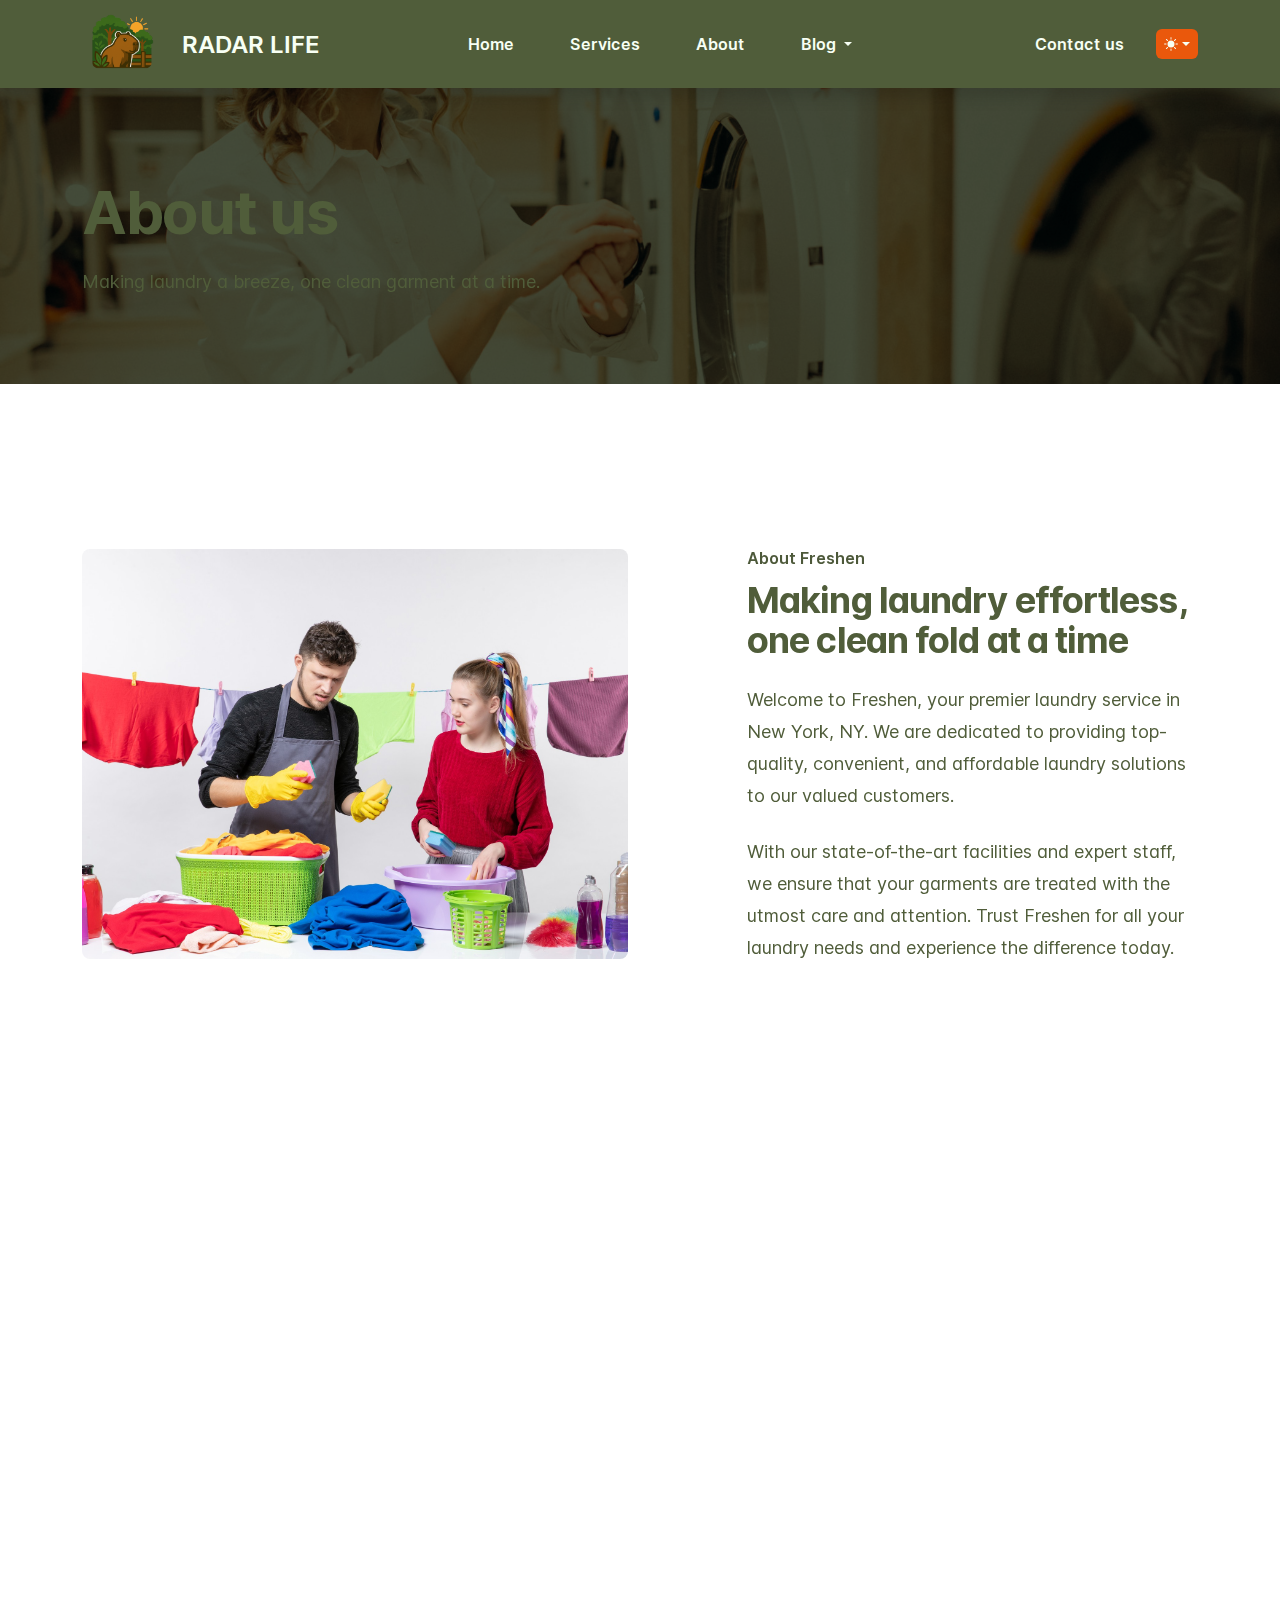
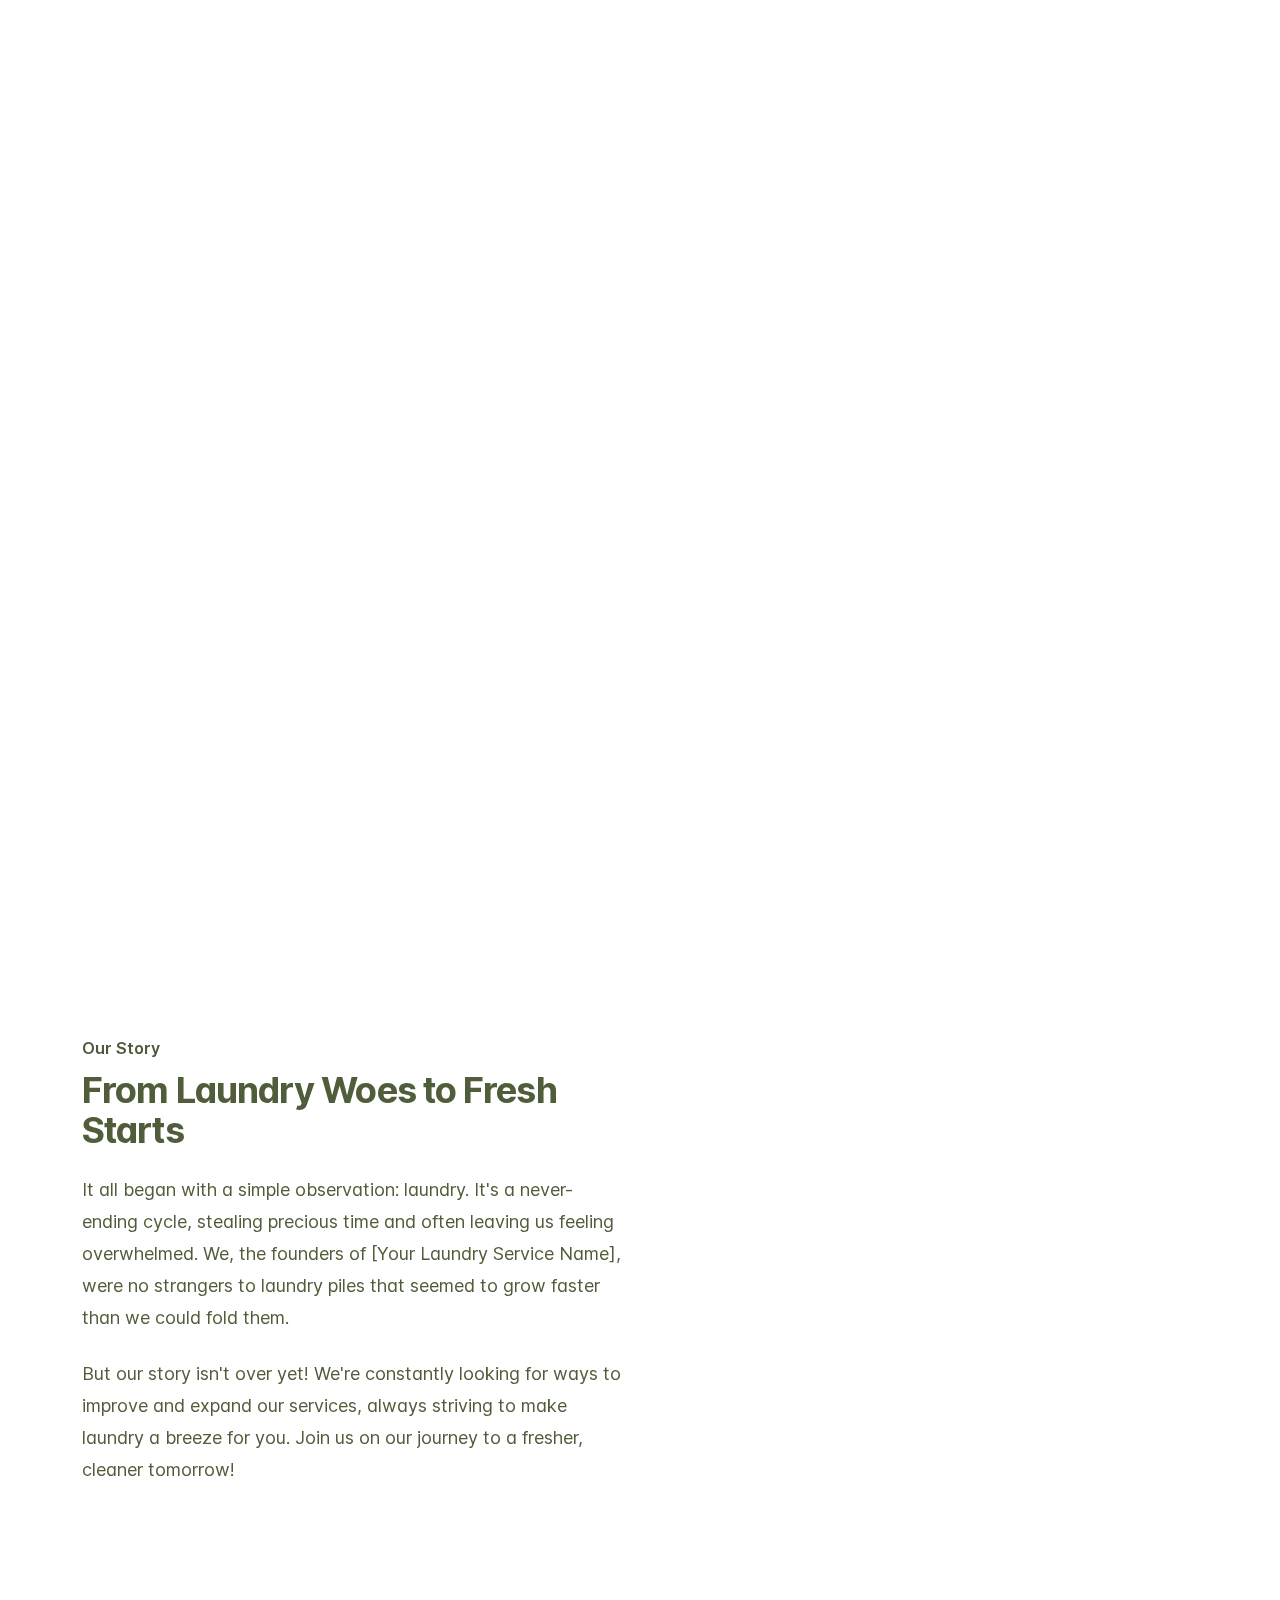
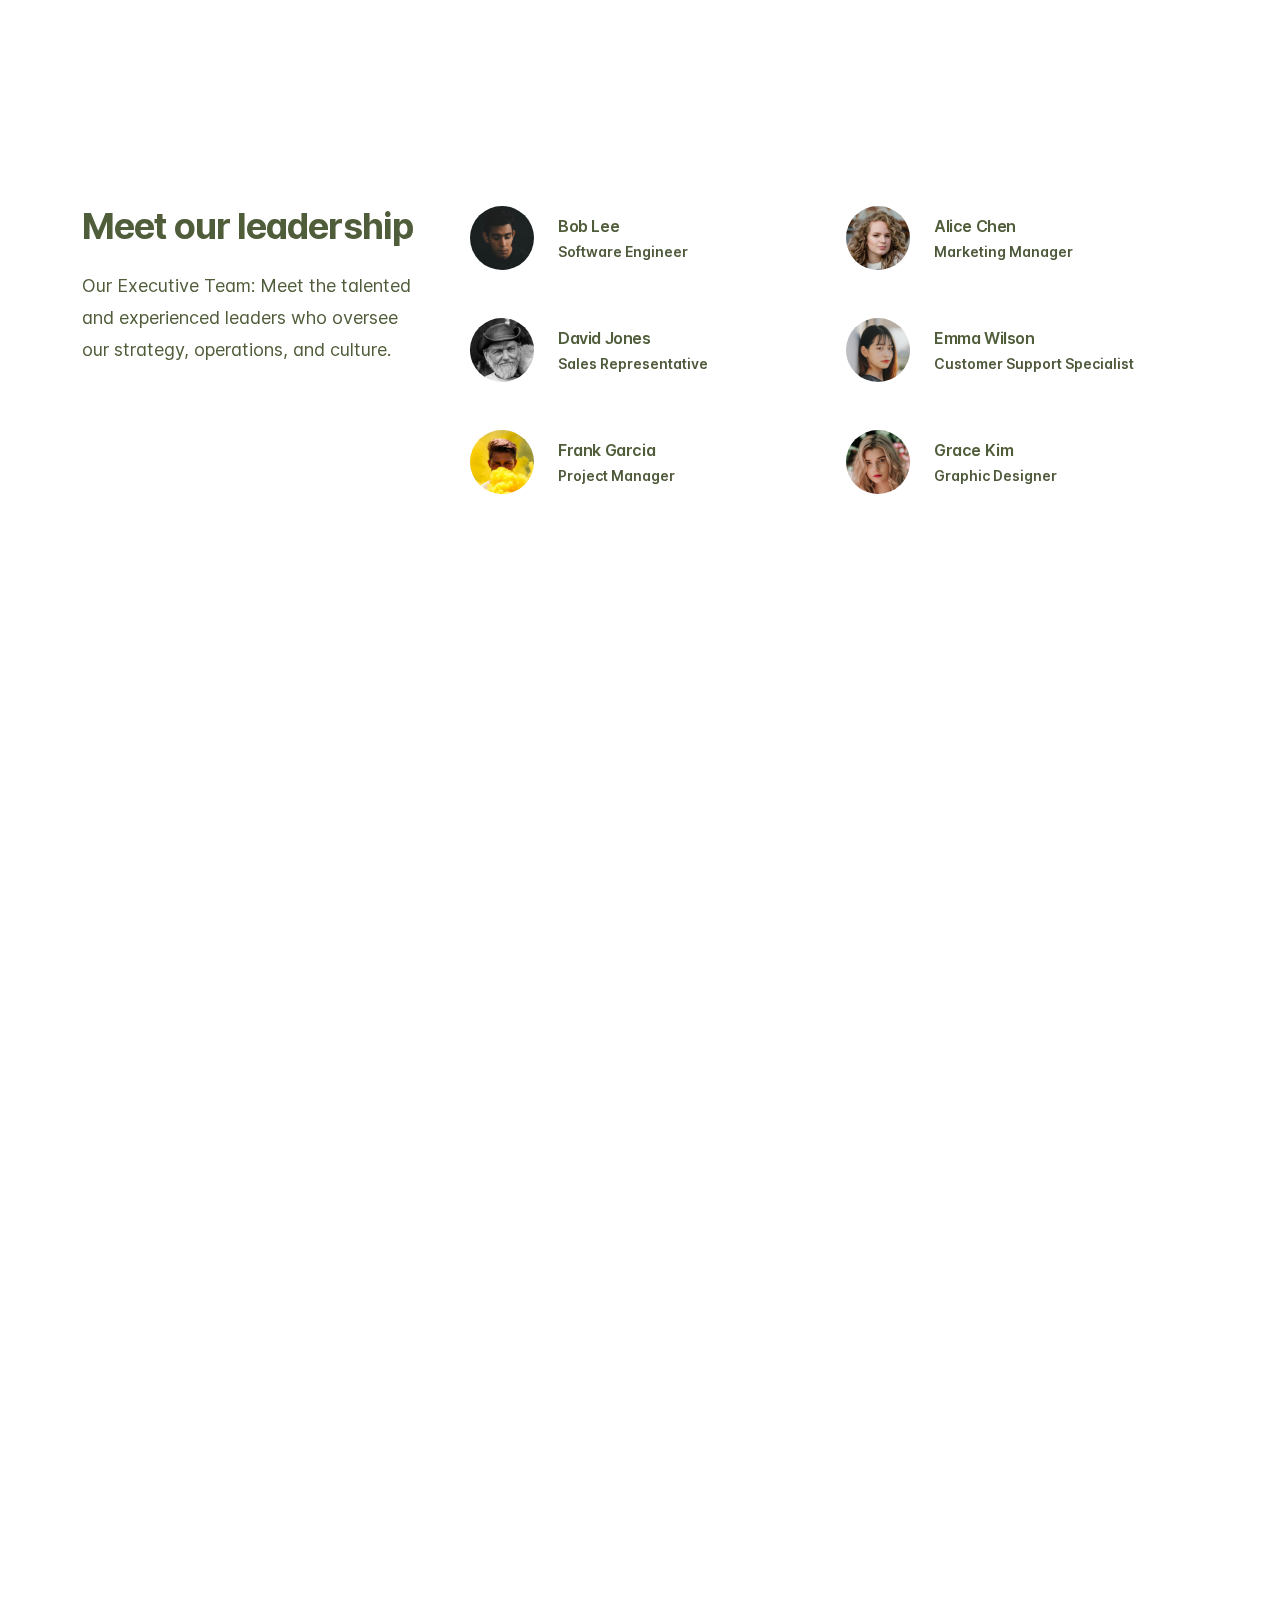
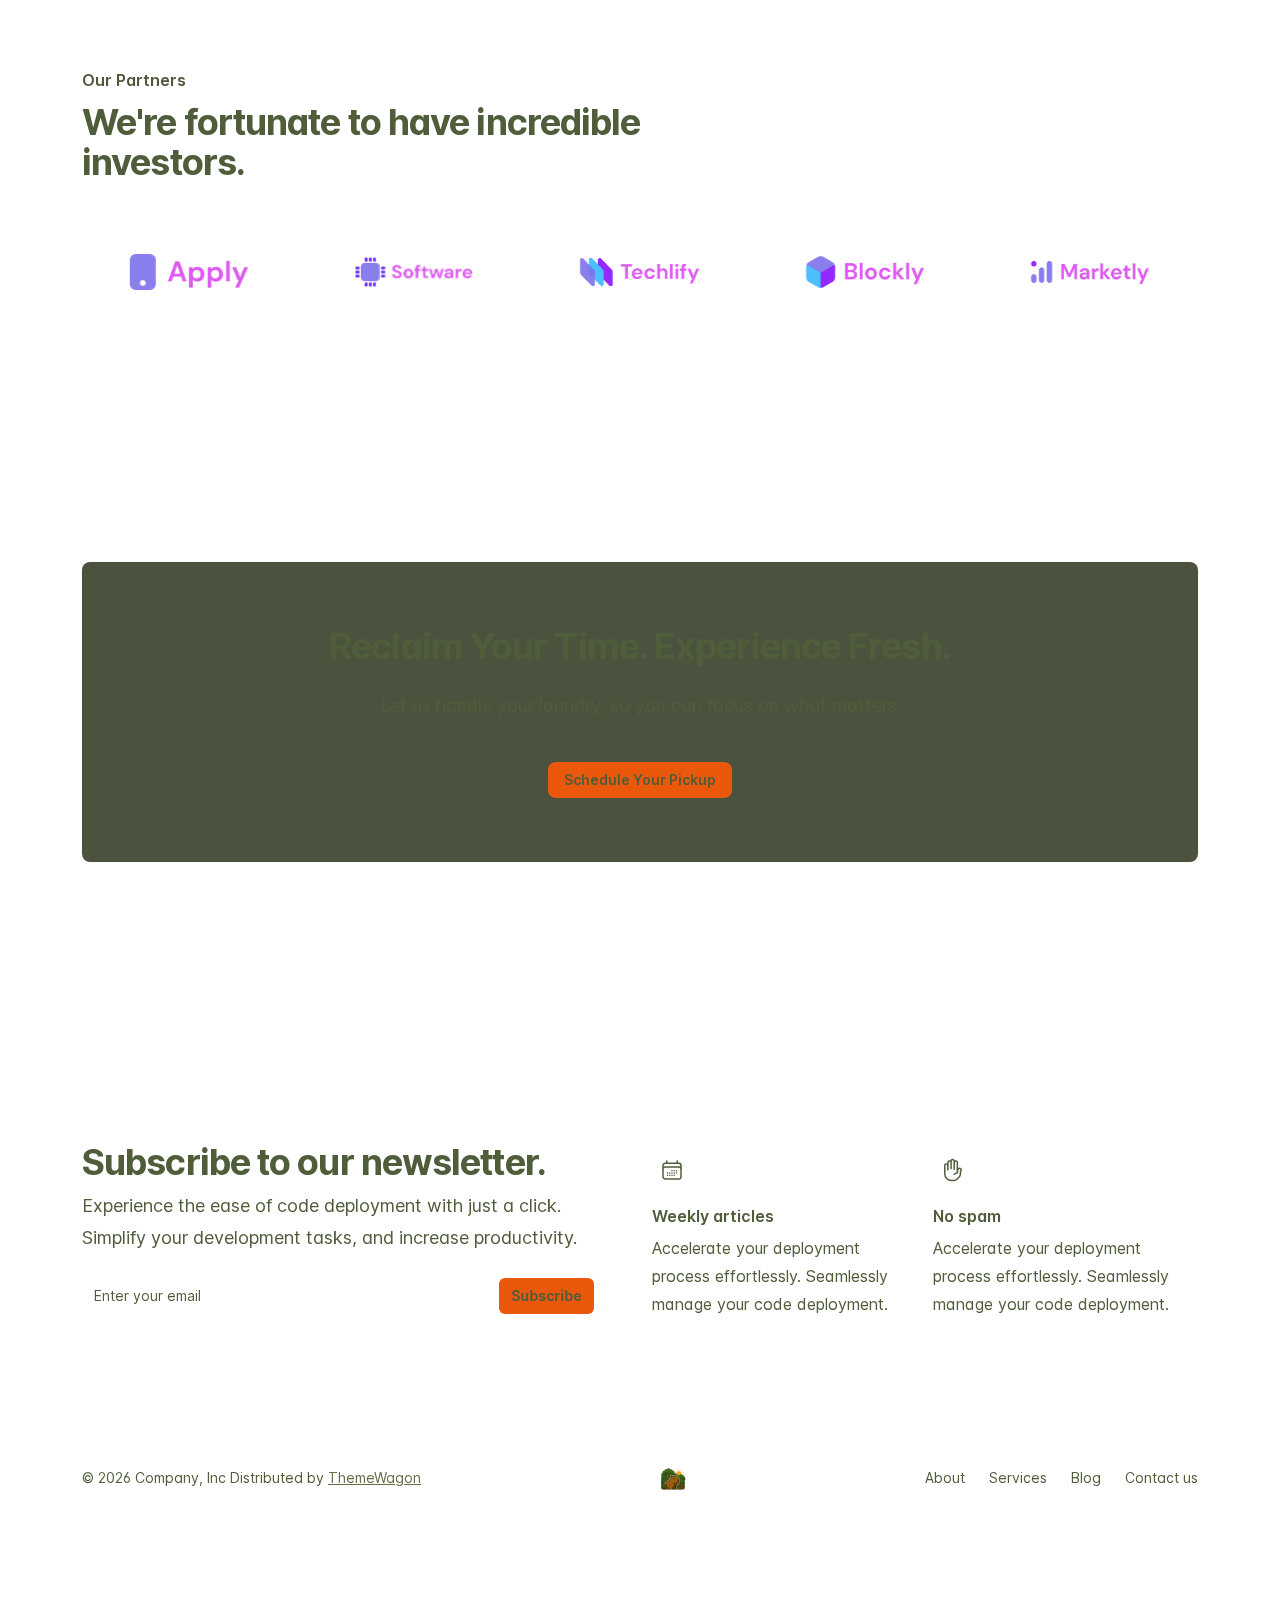
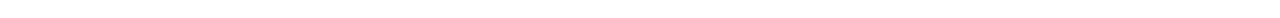
<file: about.html>
<!doctype html>
<html lang="en" dir="ltr" data-bs-theme="auto">
<head>

    <!-- Include JavaScript for color modes -->
    <script src="./assets/js/color-modes.js"></script>

    <meta charset="utf-8">
    <meta name="viewport" content="width=device-width, initial-scale=1">

    <!-- Update the 'content' attribute to reflect the actual content description -->
    <meta name="description" content="your_description_goes_here">

    <!-- Modify the 'content' attribute to include appropriate keywords -->
    <meta name="keywords" content="your_keywords_goes_here">

    <meta name="author" content="tigmatemplate">
    <meta name="generator" content="Bootstrap">

    <!-- Change the text within the <title> tag to match the webpage's content -->
    <title> your_title_goes_here </title>

    <!-- 
        Set the website's favicon and Apple touch icon using the files in the assets/logo folder. You can change these files to your own icons by replacing them with the same names and sizes.

        Be careful if you change the site.webmanifest file, as you need to update the src attribute of the icons array to match the new path of your icon files. Otherwise, your icons may not display correctly on some devices. 
    -->
	<link rel="apple-touch-icon" sizes="180x180" href="./assets/logo/apple-touch-icon.png">
	<link rel="icon" type="image/png" sizes="32x32" href="./assets/logo/favicon-32x32.png">
	<link rel="icon" type="image/png" sizes="16x16" href="./assets/logo/favicon-16x16.png">
	<link rel="icon" type="image/x-icon" href="./assets/logo/favicon.ico">
	<link rel="manifest" href="./assets/logo/site.webmanifest">

    <!-- Stylesheets -->
    <link rel="stylesheet" href="./assets/libraries/glide/css/glide.core.min.css">
    <link rel="stylesheet" href="./assets/libraries/aos/aos.css">
    <link rel="stylesheet" href="./assets/css/main.min.css">
    <link rel="stylesheet" href="./assets/css/style.css">

    <!-- Open Graph Meta Tags for Social Sharing -->
    <!-- Update the 'title' and 'description' content below to enhance social sharing -->
    <meta property="og:title" content="your_title_goes_here">
    <meta property="og:description" content="your_description_goes_here">
    <!-- Update with actual absolute image URL like: https://example.com/main.jpg -->
    <meta property="og:image" content="your_absolute_image_url_goes_here">
    <!-- Update with the absolute URL of the content like: https://example.com/index.html -->
    <meta property="og:url" content="your_absolute_content_url_goes_here">
    <!-- Update with the type of object you’re sharing. (e.g., article, website, etc.) -->
    <meta property="og:type" content="website">
    <!-- Defines the content language -->
    <meta property="og:locale" content="en_US">

    
    <!-- X/Twitter Card Meta Tags for Social Sharing -->
    <meta name="twitter:card" content="summary_large_image">
    <!-- Update with your X/Twitter handle -->
    <meta name="twitter:site" content="@yourtwitterhandle"> 
    <!-- Update the 'title' and 'description' content below to enhance social sharing -->
    <meta name="twitter:title" content="your_title_goes_here"> 
    <meta name="twitter:description" content="your_description_goes_here">
    <!-- Update with actual absolute image URL like: https://example.com/main.jpg -->
    <meta name="twitter:image" content="your_absolute_image_url_goes_here"> 
    
    <!-- 
        The following line specifies the canonical URL for this page.
        Replace your_canonical_url_goes_here with the actual canonical URL if needed like: https://example.com/index.html
        Or just remove it!!!!
    -->
    <link rel="canonical" href="your_canonical_url_goes_here">

</head>
<body>


    <!-- loader-wrapper -->
    <div class="loader-wrapper">
        <div class="spinner-border text-primary p-5" role="status">
            <span class="visually-hidden">Loading...</span>
        </div>
    </div>



	<!-- header top -->
	<header class="navigation position-absolute w-100 bg-body-tertiary shadow border-bottom border-light border-opacity-10 rounded-bottom-3 rounded-bottom-sm-4">
 <nav class="navbar navbar-expand-xl" aria-label="Offcanvas navbar large" style="padding: 0; ">
	        <div class="container py-1">
	            <a href="./index.html" class="navbar-brand">
	                <img src="./assets/logo/logo.png" height="60" alt="logo" style="margin-bottom: 10px;">
	            </a>
				<h4 class="px-1 home-text  rounded-3 text-base leading-6 fw-semibold" style="margin-top: 10px; font-size: 24px;">RADAR LIFE</h4>

	            <div class="dropdown ms-3 order-last">
	                <svg xmlns="http://www.w3.org/2000/svg" class="d-none">
	                    <symbol id="check2" viewBox="0 0 16 16">
	                        <path d="M13.854 3.646a.5.5 0 0 1 0 .708l-7 7a.5.5 0 0 1-.708 0l-3.5-3.5a.5.5 0 1 1 .708-.708L6.5 10.293l6.646-6.647a.5.5 0 0 1 .708 0z"/>
	                    </symbol>
	                    <symbol id="circle-half" viewBox="0 0 16 16">
	                        <path d="M8 15A7 7 0 1 0 8 1v14zm0 1A8 8 0 1 1 8 0a8 8 0 0 1 0 16z"/>
	                    </symbol>
	                    <symbol id="moon-stars-fill" viewBox="0 0 16 16">
	                        <path d="M6 .278a.768.768 0 0 1 .08.858 7.208 7.208 0 0 0-.878 3.46c0 4.021 3.278 7.277 7.318 7.277.527 0 1.04-.055 1.533-.16a.787.787 0 0 1 .81.316.733.733 0 0 1-.031.893A8.349 8.349 0 0 1 8.344 16C3.734 16 0 12.286 0 7.71 0 4.266 2.114 1.312 5.124.06A.752.752 0 0 1 6 .278z"/>
	                        <path d="M10.794 3.148a.217.217 0 0 1 .412 0l.387 1.162c.173.518.579.924 1.097 1.097l1.162.387a.217.217 0 0 1 0 .412l-1.162.387a1.734 1.734 0 0 0-1.097 1.097l-.387 1.162a.217.217 0 0 1-.412 0l-.387-1.162A1.734 1.734 0 0 0 9.31 6.593l-1.162-.387a.217.217 0 0 1 0-.412l1.162-.387a1.734 1.734 0 0 0 1.097-1.097l.387-1.162zM13.863.099a.145.145 0 0 1 .274 0l.258.774c.115.346.386.617.732.732l.774.258a.145.145 0 0 1 0 .274l-.774.258a1.156 1.156 0 0 0-.732.732l-.258.774a.145.145 0 0 1-.274 0l-.258-.774a1.156 1.156 0 0 0-.732-.732l-.774-.258a.145.145 0 0 1 0-.274l.774-.258c.346-.115.617-.386.732-.732L13.863.1z"/>
	                    </symbol>
	                    <symbol id="sun-fill" viewBox="0 0 16 16">
	                        <path d="M8 12a4 4 0 1 0 0-8 4 4 0 0 0 0 8zM8 0a.5.5 0 0 1 .5.5v2a.5.5 0 0 1-1 0v-2A.5.5 0 0 1 8 0zm0 13a.5.5 0 0 1 .5.5v2a.5.5 0 0 1-1 0v-2A.5.5 0 0 1 8 13zm8-5a.5.5 0 0 1-.5.5h-2a.5.5 0 0 1 0-1h2a.5.5 0 0 1 .5.5zM3 8a.5.5 0 0 1-.5.5h-2a.5.5 0 0 1 0-1h2A.5.5 0 0 1 3 8zm10.657-5.657a.5.5 0 0 1 0 .707l-1.414 1.415a.5.5 0 1 1-.707-.708l1.414-1.414a.5.5 0 0 1 .707 0zm-9.193 9.193a.5.5 0 0 1 0 .707L3.05 13.657a.5.5 0 0 1-.707-.707l1.414-1.414a.5.5 0 0 1 .707 0zm9.193 2.121a.5.5 0 0 1-.707 0l-1.414-1.414a.5.5 0 0 1 .707-.707l1.414 1.414a.5.5 0 0 1 0 .707zM4.464 4.465a.5.5 0 0 1-.707 0L2.343 3.05a.5.5 0 1 1 .707-.707l1.414 1.414a.5.5 0 0 1 0 .708z"/>
	                    </symbol>
	                </svg>

	                <button class="btn btn-primary home-text btn-sm rounded dropdown-toggle d-flex align-items-center"
	                    id="bd-theme" type="button" aria-expanded="false" data-bs-toggle="dropdown"
	                    aria-label="Toggle theme (auto)">
	                    <svg fill="currentColor" class="bi my-1 theme-icon-active" width="1em" height="1em"><use href="#circle-half"></use></svg>
	                    <span class="visually-hidden" id="bd-theme-text">Toggle theme</span>
	                </button>

	                <ul class="p-1 dropdown-menu dropdown-menu-end dropdown-menu-hover end-0 rounded-3 shadow bg-dark"
	                    style="--bs-dropdown-min-width: 9rem;" aria-labelledby="bd-theme-text">

	                    <li style="color: var(--bs-tertiary-bg);">
	                        <svg xmlns="http://www.w3.org/2000/svg" width="20" height="20" fill="currentColor"
	                            class="mt-n1 d-inline-block position-absolute top-0 end-0 translate-middle" viewBox="0 0 16 16">
	                            <path class="carret-dropdown-path" d="m7.247 4.86-4.796 5.481c-.566.647-.106 1.659.753 1.659h9.592a1 1 0 0 0 .753-1.659l-4.796-5.48a1 1 0 0 0-1.506 0z"/>
	                        </svg>
	                    </li>

	                    <li>
	                        <button type="button" class="dropdown-item d-flex align-items-center rounded-1 home-text" data-bs-theme-value="light" aria-pressed="false">
	                            <svg fill="currentColor" class="bi me-2 theme-icon" width="1em" height="1em"><use href="#sun-fill"></use></svg>
	                            Light
	                            <svg fill="currentColor" class="bi ms-auto d-none active-check" width="1em" height="1em"><use href="#check2"></use></svg>
	                        </button>
	                    </li>

	                    <li>
	                        <button type="button" class="my-1 dropdown-item d-flex align-items-center rounded-1 home-text" data-bs-theme-value="dark" aria-pressed="false">
	                            <svg fill="currentColor" class="bi me-2 theme-icon" width="1em" height="1em"><use href="#moon-stars-fill"></use></svg>
	                            Dark
	                            <svg fill="currentColor" class="bi ms-auto d-none active-check" width="1em" height="1em"><use href="#check2"></use></svg>
	                        </button>
	                    </li>

	                    <li>
	                        <button type="button" class="dropdown-item d-flex align-items-center rounded-1 active home-text" data-bs-theme-value="auto" aria-pressed="true">
	                            <svg fill="currentColor" class="bi me-2 theme-icon" width="1em" height="1em"><use href="#circle-half"></use></svg>
	                            Auto
	                            <svg fill="currentColor" class="bi ms-auto d-none active-check" width="1em" height="1em"><use href="#check2"></use></svg>
	                        </button>
	                    </li>
	                </ul>
	            </div>

	            <button class="navbar-toggler ms-auto" type="button" data-bs-toggle="offcanvas" data-bs-target="#offcanvasNavbar2" aria-controls="offcanvasNavbar2" aria-label="Toggle navigation">
	                <span class="navbar-toggler-icon"></span>
	            </button>

	            <div class="offcanvas offcanvas-end border-0 rounded-start-0 rounded-start-sm-4" tabindex="-1" id="offcanvasNavbar2" aria-labelledby="offcanvasNavbar2Label">
	                <div class="offcanvas-header" style="padding: 2rem 2rem 1.5rem 2rem;">
	                    <h5 class="offcanvas-title m-0" id="offcanvasNavbar2Label">
	                        <a class="navbar-brand" href="javascript:;">
	                            <img src="./assets/logo/logo.png" height="32" alt="logo">
	                        </a>
	                    </h5>
	                    <button type="button" class="btn-close home-text" data-bs-dismiss="offcanvas" aria-label="Close"></button>
	                </div>

	                <div class="offcanvas-body">
	                    <ul class="navbar-nav align-items-xl-center flex-grow-1 column-gap-4 row-gap-4 row-gap-xl-2">
	                        <li class="nav-item ms-xl-auto">
	                            <a href="./index.html" class="px-3  home-text bg-body-secondary-hover nav-link rounded-3 text-base leading-6 fw-semibold" aria-current="page">
	                                Home
	                            </a>
	                        </li>

	                        <li class="nav-item">
	                            <a href="./services.html" class="px-3  home-text bg-body-secondary-hover nav-link rounded-3 text-base leading-6 fw-semibold">
	                                Services
	                            </a>
	                        </li>

	                        <li class="nav-item">
	                            <a href="./about.html" class="px-3  home-text bg-body-secondary-hover nav-link rounded-3 text-base leading-6 fw-semibold">
	                                About
	                            </a>
	                        </li>

	                        <li class="nav-item">
					            <div class="dropdown">
								    <button class="btn w-100 text-start dropdown-toggle px-3  home-text bg-body-secondary-hover nav-link rounded-3 text-base leading-6 fw-semibold " type="button" data-bs-toggle="dropdown" aria-expanded="false">
								        Blog
								    </button>
								    <ul class="dropdown-menu dropdown-menu-end dropdown-menu-hover end-0 text-sm shadow bg-dark" style="--bs-dropdown-min-width: 9rem;">
								    	<li class="d-none d-xl-block" style="color: var(--bs-tertiary-bg);">
					                        <svg xmlns="http://www.w3.org/2000/svg" width="20" height="20" fill="currentColor"
					                            class="mt-n1 d-inline-block position-absolute top-0 end-0 translate-middle" viewBox="0 0 16 16">
					                            <path class="carret-dropdown-path" d="m7.247 4.86-4.796 5.481c-.566.647-.106 1.659.753 1.659h9.592a1 1 0 0 0 .753-1.659l-4.796-5.48a1 1 0 0 0-1.506 0z"/>
					                        </svg>
					                    </li>
								        <li>
								        	<a class="dropdown-item  home-text bg-body-secondary-hover py-2 text-base leading-6 fw-semibold" href="./blog.html"> 
								        		Blog page 
								        	</a>
								        </li>
								        <li>
								        	<a class="dropdown-item  home-text bg-body-secondary-hover py-2 text-base leading-6 fw-semibold" href="./blog-post.html"> 
								        		Blog post 
								        	</a>
								        </li>
								        <li>
								        	<a class="dropdown-item  home-text bg-body-secondary-hover py-2 text-base leading-6 fw-semibold" href="./blog-author.html"> 	Author page 
								        	</a>
								        </li>
								    </ul>
								</div>
	                        </li>

	                        <li class="nav-item ms-xl-auto">
	                            <a href="./contact.html" class="px-3  home-text bg-body-secondary-hover border nav-link rounded-3 text-base leading-6 fw-semibold text-center">
	                                Contact us
	                            </a>
	                        </li>
	                    </ul>
	                </div>
	            </div>
	        </div>
	    </nav>
	</header>



	<!-- header body -->
	<div class="overflow-hidden py-9 py-xl-10 position-relative">
	   	<img src="./assets/img/bg/bg1.jpg" class="position-absolute z-n1 top-0 h-100 w-100 object-fit-cover" alt="Meeting">

	   	<div class="position-absolute z-n1 top-0 h-100 w-100 bg-dark"
	        style="opacity: 0.85; mix-blend-mode: multiply; filter: contrast(1.15) brightness(0.85);">
	    </div>

	    <div class="position-absolute z-0 top-0 h-100 w-100">
		    <div class="container h-100 d-flex align-items-center">
                <div class="max-w-2xl mx-auto mx-xl-0 text-center text-xl-start">
                    <h1 class="m-0 mt-7 text-white tracking-tight text-6xl fw-bold" data-aos-delay="0" data-aos="fade" data-aos-duration="3000">
                        About us
                    </h1>
                    <p class="m-0 mt-4 text-white text-lg leading-8" data-aos-delay="100" data-aos="fade" data-aos-duration="3000">
                        Making laundry a breeze, one clean garment at a time.
                    </p>
                </div>
		    </div>
	    </div>
	</div>	



	<!-- About Us -->
	<div class="overflow-hidden py-7 py-sm-8 py-xl-9">
		<div class="container">
			<div class="row gy-5 align-items-center justify-content-between">
				<div class="col-12 col-xl-5 order-first order-xl-last">
					<div class="mx-auto max-w-2xl">
						<h2 class="m-0 text-primary-emphasis text-base leading-7 fw-semibold">
							About Freshen
						</h2>
						<p class="m-0 mt-2 text-body-emphasis text-4xl tracking-tight fw-bold">
							Making laundry effortless, one clean fold at a time
						</p>
						<p class="m-0 mt-4 text-body-secondary text-lg leading-8">
							Welcome to Freshen, your premier laundry service in New York, NY. We are dedicated to providing top-quality, convenient, and affordable laundry solutions to our valued customers.
						</p>
						<p class="m-0 mt-4 text-body-secondary text-lg leading-8">
							With our state-of-the-art facilities and expert staff, we ensure that your garments are treated with the utmost care and attention. Trust Freshen for all your laundry needs and experience the difference today.
						</p>
					</div>
				</div>

				<div class="col-12 col-xl-6">
					<div class="mx-auto max-w-2xl">
                        <div class="ratio ratio-4x3" data-aos-delay="200" data-aos="fade" data-aos-duration="3000">
                            <img src="./assets/img/bg/bg5.jpg" class="object-fit-cover rounded-3" alt="presentation">
                        </div>
					</div>
				</div>
			</div>		
		</div>
	</div>



	<!-- Our purpose our future Our Principles -->
	<div class="overflow-hidden py-6 py-sm-7 py-xl-8">
		<div class="container">
			<div class="row gy-5 row-cols-1 row-cols-lg-3">
				<div class="col" data-aos-delay="0" data-aos="fade-left" data-aos-duration="3000">
					<div class="bg-primary rounded-3 d-inline-flex align-items-center justify-content-center"
	                     style="width: 2.5rem; height: 2.5rem;">
                        <svg xmlns="http://www.w3.org/2000/svg" width="1.5rem" height="1.5rem" fill="currentColor" class="text-white bi bi-flag" viewBox="0 0 16 16"> <path d="M14.778.085A.5.5 0 0 1 15 .5V8a.5.5 0 0 1-.314.464L14.5 8l.186.464-.003.001-.006.003-.023.009a12 12 0 0 1-.397.15c-.264.095-.631.223-1.047.35-.816.252-1.879.523-2.71.523-.847 0-1.548-.28-2.158-.525l-.028-.01C7.68 8.71 7.14 8.5 6.5 8.5c-.7 0-1.638.23-2.437.477A20 20 0 0 0 3 9.342V15.5a.5.5 0 0 1-1 0V.5a.5.5 0 0 1 1 0v.282c.226-.079.496-.17.79-.26C4.606.272 5.67 0 6.5 0c.84 0 1.524.277 2.121.519l.043.018C9.286.788 9.828 1 10.5 1c.7 0 1.638-.23 2.437-.477a20 20 0 0 0 1.349-.476l.019-.007.004-.002h.001M14 1.221c-.22.078-.48.167-.766.255-.81.252-1.872.523-2.734.523-.886 0-1.592-.286-2.203-.534l-.008-.003C7.662 1.21 7.139 1 6.5 1c-.669 0-1.606.229-2.415.478A21 21 0 0 0 3 1.845v6.433c.22-.078.48-.167.766-.255C4.576 7.77 5.638 7.5 6.5 7.5c.847 0 1.548.28 2.158.525l.028.01C9.32 8.29 9.86 8.5 10.5 8.5c.668 0 1.606-.229 2.415-.478A21 21 0 0 0 14 7.655V1.222z"/> </svg>
                    </div>

					<h3 class="m-0 mt-3 text-body-emphasis text-base leading-7 fw-semibold">
						Our Purpose
					</h3>
					<p class="m-0 mt-2 text-body-secondary text-base leading-7 max-w-lg">
						To liberate you from the chore of laundry. We believe your time is precious and should be spent on things you enjoy. We offer a convenient and reliable laundry service that frees you from the tedious task of washing, drying, and folding your clothes.
					</p>
				</div>

				<div class="col" data-aos-delay="100" data-aos="fade-left" data-aos-duration="3000">
					<div class="bg-primary rounded-3 d-inline-flex align-items-center justify-content-center"
	                     style="width: 2.5rem; height: 2.5rem;">
                        <svg xmlns="http://www.w3.org/2000/svg" width="1.5rem" height="1.5rem" fill="currentColor" class="text-white bi bi-binoculars" viewBox="0 0 16 16"> <path d="M3 2.5A1.5 1.5 0 0 1 4.5 1h1A1.5 1.5 0 0 1 7 2.5V5h2V2.5A1.5 1.5 0 0 1 10.5 1h1A1.5 1.5 0 0 1 13 2.5v2.382a.5.5 0 0 0 .276.447l.895.447A1.5 1.5 0 0 1 15 7.118V14.5a1.5 1.5 0 0 1-1.5 1.5h-3A1.5 1.5 0 0 1 9 14.5v-3a.5.5 0 0 1 .146-.354l.854-.853V9.5a.5.5 0 0 0-.5-.5h-3a.5.5 0 0 0-.5.5v.793l.854.853A.5.5 0 0 1 7 11.5v3A1.5 1.5 0 0 1 5.5 16h-3A1.5 1.5 0 0 1 1 14.5V7.118a1.5 1.5 0 0 1 .83-1.342l.894-.447A.5.5 0 0 0 3 4.882zM4.5 2a.5.5 0 0 0-.5.5V3h2v-.5a.5.5 0 0 0-.5-.5zM6 4H4v.882a1.5 1.5 0 0 1-.83 1.342l-.894.447A.5.5 0 0 0 2 7.118V13h4v-1.293l-.854-.853A.5.5 0 0 1 5 10.5v-1A1.5 1.5 0 0 1 6.5 8h3A1.5 1.5 0 0 1 11 9.5v1a.5.5 0 0 1-.146.354l-.854.853V13h4V7.118a.5.5 0 0 0-.276-.447l-.895-.447A1.5 1.5 0 0 1 12 4.882V4h-2v1.5a.5.5 0 0 1-.5.5h-3a.5.5 0 0 1-.5-.5zm4-1h2v-.5a.5.5 0 0 0-.5-.5h-1a.5.5 0 0 0-.5.5zm4 11h-4v.5a.5.5 0 0 0 .5.5h3a.5.5 0 0 0 .5-.5zm-8 0H2v.5a.5.5 0 0 0 .5.5h3a.5.5 0 0 0 .5-.5z"/> </svg>
                    </div>

					<h3 class="m-0 mt-3 text-body-emphasis text-base leading-7 fw-semibold">
						Our Future
					</h3>
					<p class="m-0 mt-2 text-body-secondary text-base leading-7 max-w-lg">
						To become the leading provider of eco-friendly and innovative laundry solutions. We are committed to developing sustainable practices and utilizing cutting-edge technology to ensure the highest quality care for your garments.
					</p>
				</div>

				<div class="col" data-aos-delay="200" data-aos="fade-left" data-aos-duration="3000">
					<div class="bg-primary rounded-3 d-inline-flex align-items-center justify-content-center"
	                     style="width: 2.5rem; height: 2.5rem;">
                        <svg xmlns="http://www.w3.org/2000/svg" width="1.5rem" height="1.5rem" fill="currentColor" class="text-white bi bi-award" viewBox="0 0 16 16"> <path d="M9.669.864 8 0 6.331.864l-1.858.282-.842 1.68-1.337 1.32L2.6 6l-.306 1.854 1.337 1.32.842 1.68 1.858.282L8 12l1.669-.864 1.858-.282.842-1.68 1.337-1.32L13.4 6l.306-1.854-1.337-1.32-.842-1.68zm1.196 1.193.684 1.365 1.086 1.072L12.387 6l.248 1.506-1.086 1.072-.684 1.365-1.51.229L8 10.874l-1.355-.702-1.51-.229-.684-1.365-1.086-1.072L3.614 6l-.25-1.506 1.087-1.072.684-1.365 1.51-.229L8 1.126l1.356.702z"/> <path d="M4 11.794V16l4-1 4 1v-4.206l-2.018.306L8 13.126 6.018 12.1z"/> </svg>
                    </div>

					<h3 class="m-0 mt-3 text-body-emphasis text-base leading-7 fw-semibold">
						Our Principles
					</h3>
					<p class="m-0 mt-2 text-body-secondary text-base leading-7 max-w-lg">
						Happy Customers: Your satisfaction is our priority.
						Quality Care: Gentle cleaning for long-lasting clothes.
						Green Laundry: Sustainable practices for a cleaner planet.
						Effortless Service: Convenient options to fit your life.
					</p>
				</div>
			</div>
		</div>
	</div>



 	<!-- 2 landscap images -->
 	<div class="overflow-hidden pt-6 pt-sm-7 pt-xl-8 pb-7 pb-sm-8 pb-xl-9">
		<div class="container">
			<div class="row gx-lg-4 row-cols-1 row-cols-lg-2">
				<div class="col">
                    <div class="ratio ratio-1x1" data-aos-delay="0" data-aos="fade" data-aos-duration="1000">
                        <img src="./assets/img/bg/bg3.jpg" class="object-fit-cover rounded-3" alt="presentation" loading="lazy">
                    </div>
				</div>

				<div class="col d-none d-lg-block">
                    <div class="ratio ratio-1x1" data-aos-delay="100" data-aos="fade" data-aos-duration="1000">
                        <img src="./assets/img/bg/bg4.jpg" class="object-fit-cover rounded-3" alt="presentation" loading="lazy">
                    </div>
				</div>
			</div>
		</div>
	</div>



	<!-- Our Story -->
	<div class="overflow-hidden py-7 py-sm-8 py-xl-9 bg-body-tertiary">
		<div class="container">
			<div class="row gy-5 justify-content-between align-items-center">
				<div class="col-12 col-xl-6 col-xxl-5">
					<div class="mx-auto mx-xl-0 max-w-2xl">
						<h2 class="m-0 text-primary-emphasis text-base leading-7 fw-semibold">
							Our Story
						</h2>
						<p class="m-0 mt-2 text-body-emphasis text-4xl tracking-tight fw-bold">
							From Laundry Woes to Fresh Starts
						</p>
						<p class="m-0 mt-4 text-body text-lg leading-8">
							It all began with a simple observation: laundry. It's a never-ending cycle, stealing precious time and often leaving us feeling overwhelmed. We, the founders of [Your Laundry Service Name], were no strangers to laundry piles that seemed to grow faster than we could fold them.
						</p>
						<p class="m-0 mt-4 text-body text-lg leading-8">
							But our story isn't over yet! We're constantly looking for ways to improve and expand our services, always striving to make laundry a breeze for you.
							Join us on our journey to a fresher, cleaner tomorrow!
						</p>
					</div>
				</div>
				<div class="col-12 col-xl-6">
					<div class="mx-auto mx-xl-0 max-w-2xl">
                        <div class="ratio ratio-4x3" data-aos-delay="0" data-aos="fade" data-aos-duration="3000">
                            <img src="./assets/img/bg/bg2.jpg" class="object-fit-cover rounded-3" alt="presentation" loading="lazy">
                        </div>
	                </div>
				</div>
			</div>
		</div>
	</div>


    <!-- Team -->
	<div class="overflow-hidden py-7 py-sm-8 py-xl-9">
	    <div class="container">
	        <div class="row gx-sm-5 gy-5">
	            <div class="col-12 col-xl-4">
	                <div class="max-w-2xl">
	                    <h2 class="m-0 text-body-emphasis tracking-tight text-4xl fw-bold">
	                        Meet our leadership
	                    </h2>
	                    <p class="m-0 mt-4 text-body-secondary text-lg leading-8">
	                        Our Executive Team: Meet the talented and experienced leaders who oversee our strategy, operations, and culture.
	                    </p>
	                </div>
	            </div>

	            <div class="col-12 col-xl-8">
	                <div class="row gx-sm-4 gy-5">
	                    <div class="col-12 col-md-6">
	                        <div class="d-flex align-items-center gap-4">
	                            <img class="rounded-circle" src="./assets/img/small-team/st1.jpg" width="64" height="64" alt="team" loading="lazy">
	                            <div>
	                                <h3 class="m-0 text-body-emphasis text-base leading-7 tracking-tight fw-semibold">
	                                    Bob Lee
	                                </h3>
	                                <p class="m-0 text-primary-emphasis text-sm leading-6 fw-semibold">
	                                    Software Engineer
	                                </p>
	                            </div>
	                        </div>
	                    </div>

	                    <div class="col-12 col-md-6">
	                        <div class="d-flex align-items-center gap-4">
	                            <img class="rounded-circle" src="./assets/img/small-team/st2.jpg" width="64" height="64" alt="team" loading="lazy">
	                            <div>
	                                <h3 class="m-0 text-body-emphasis text-base leading-7 tracking-tight fw-semibold">
	                                    Alice Chen
	                                </h3>
	                                <p class="m-0 text-primary-emphasis text-sm leading-6 fw-semibold">
	                                    Marketing Manager
	                                </p>
	                            </div>
	                        </div>
	                    </div>

	                    <div class="col-12 col-md-6">
	                        <div class="d-flex align-items-center gap-4">
	                            <img class="rounded-circle" src="./assets/img/small-team/st3.jpg" width="64" height="64" alt="team" loading="lazy">
	                            <div>
	                                <h3 class="m-0 text-body-emphasis text-base leading-7 tracking-tight fw-semibold">
	                                    David Jones
	                                </h3>
	                                <p class="m-0 text-primary-emphasis text-sm leading-6 fw-semibold">
	                                    Sales Representative
	                                </p>
	                            </div>
	                        </div>
	                    </div>

	                    <div class="col-12 col-md-6">
	                        <div class="d-flex align-items-center gap-4">
	                            <img class="rounded-circle" src="./assets/img/small-team/st4.jpg" width="64" height="64" alt="team" loading="lazy">
	                            <div>
	                                <h3 class="m-0 text-body-emphasis text-base leading-7 tracking-tight fw-semibold">
	                                    Emma Wilson
	                                </h3>
	                                <p class="m-0 text-primary-emphasis text-sm leading-6 fw-semibold">
	                                    Customer Support Specialist
	                                </p>
	                            </div>
	                        </div>
	                    </div>

	                    <div class="col-12 col-md-6">
	                        <div class="d-flex align-items-center gap-4">
	                            <img class="rounded-circle" src="./assets/img/small-team/st5.jpg" width="64" height="64" alt="team" loading="lazy">
	                            <div>
	                                <h3 class="m-0 text-body-emphasis text-base leading-7 tracking-tight fw-semibold">
	                                    Frank Garcia
	                                </h3>
	                                <p class="m-0 text-primary-emphasis text-sm leading-6 fw-semibold">
	                                    Project Manager
	                                </p>
	                            </div>
	                        </div>
	                    </div>

	                    <div class="col-12 col-md-6">
	                        <div class="d-flex align-items-center gap-4">
	                            <img class="rounded-circle" src="./assets/img/small-team/st6.jpg" width="64" height="64" alt="team" loading="lazy">
	                            <div>
	                                <h3 class="m-0 text-body-emphasis text-base leading-7 tracking-tight fw-semibold">
	                                    Grace Kim
	                                </h3>
	                                <p class="m-0 text-primary-emphasis text-sm leading-6 fw-semibold">
	                                    Graphic Designer
	                                </p>
	                            </div>
	                        </div>
	                    </div>
	                </div>
	            </div>
	        </div>
	    </div>  
	</div>


	<!-- big centered image -->
	<div class="overflow-hidden py-6 py-sm-7 py-xl-8">
		<div class="container">
            <div class="ratio ratio-16x9">
                <img src="./assets/img/bg/bg8.jpg" class="object-fit-cover rounded-3" alt="presentation" loading="lazy">
            </div>
		</div>
	</div>



	<!-- Partners -->
	<div class="overflow-hidden py-6 py-sm-7 py-xl-8">
		<div class="container">
			<div class="max-w-2xl">
				<h2 class="m-0 text-primary-emphasis text-base leading-7 fw-semibold">
					Our Partners
				</h2>
				<div class="m-0 mt-2 text-body-emphasis text-4xl tracking-tight fw-bold">
					We're fortunate to have incredible investors.
				</div>
			</div>

			<div class="mt-4">
				<div class="glide glideHighLinear">
					<div class="glide__track" data-glide-el="track">
						<ul class="glide__slides align-items-center">
							<li class="glide__slide">
								<div class="p-5">
									<img src="./assets/img/partners/logo1.png" class="img-fluid" alt="partners">
								</div>
							</li>
							<li class="glide__slide">
								<div class="p-5">
									<img src="./assets/img/partners/logo2.png" class="img-fluid" alt="partners">
								</div>
							</li>
							<li class="glide__slide">
								<div class="p-5">
									<img src="./assets/img/partners/logo3.png" class="img-fluid" alt="partners">
								</div>
							</li>
							<li class="glide__slide">
								<div class="p-5">
									<img src="./assets/img/partners/logo4.png" class="img-fluid" alt="partners">
								</div>
							</li>
							<li class="glide__slide">
								<div class="p-5">
									<img src="./assets/img/partners/logo5.png" class="img-fluid" alt="partners">
								</div>
							</li>
							<li class="glide__slide">
								<div class="p-5">
									<img src="./assets/img/partners/logo6.png" class="img-fluid" alt="partners">
								</div>
							</li>
							<li class="glide__slide">
								<div class="p-5">
									<img src="./assets/img/partners/logo7.png" class="img-fluid" alt="partners">
								</div>
							</li>
							<li class="glide__slide">
								<div class="p-5">
									<img src="./assets/img/partners/logo8.png" class="img-fluid" alt="partners">
								</div>
							</li>
							<li class="glide__slide">
								<div class="p-5">
									<img src="./assets/img/partners/logo9.png" class="img-fluid" alt="partners">
								</div>
							</li>		
						</ul>
					</div>
				</div>
			</div>
		</div>
	</div>



	<!-- Call to action -->
	<div class="pb-9 pt-7">
		<div class="container">
			<div class="py-6 position-relative text-white rounded-3">
				<img src="./assets/img/bg/bg10.jpg" class="position-absolute z-n1 top-0 h-100 w-100 object-fit-cover rounded-3" loading="lazy" alt="Meeting">

			   	<div class="position-absolute z-n1 top-0 h-100 w-100 bg-dark rounded-3"
			        style="opacity: 0.85; mix-blend-mode: multiply; filter: contrast(1.15) brightness(0.85);">
			    </div>

				<div class="px-6">
					<div class="mx-auto max-w-2xl">
						<h2 class="m-0 tracking-tight text-4xl fw-bold text-center">
							Reclaim Your Time. Experience Fresh.
						</h2>
						<p class="m-0 mt-4 text-lg leading-8 text-center">
							Let us handle your laundry, so you can focus on what matters.
						</p>
						<div class="mt-4 pt-3 text-center">
							<a href="javascript:;" class="btn btn-lg btn-primary text-white text-sm fw-semibold">
								Schedule Your Pickup
							</a>
						</div>
					</div>
				</div>
			</div>
		</div>
	</div>



	<footer class="overflow-hidden py-6 py-sm-7 py-xl-8 bg-body-tertiary">
	    <div class="container">
	        <div class="row gy-5">
	            <div class="col-12 col-xl-6">
	                <div class="pb-3 max-w-lg position-relative">
	                    <form method="post" target="_blank" novalidate class="mc-embedded-subscribe-form">

	                        <h2 class="text-body-emphasis leading-6 text-4xl tracking-tight fw-bold">
	                            Subscribe to our newsletter.
	                        </h2>
	                        <p class="m-0 mt-3 text-body-secondary text-lg leading-8">
	                            Experience the ease of code deployment with just a click. Simplify your development tasks, and increase productivity.
	                        </p>

	                        <div class="mt-4 mb-2 d-flex flex-column flex-sm-row w-100 gap-2 js-form-inputs">
	                            <label for="emailSubscribe1" class="visually-hidden">Email address</label>
	                            <input type="email" name="EMAIL" id="emailSubscribe1" value="" class="form-control leading-6 text-sm max-w-xl" placeholder="Enter your email">
	                            <button type="submit" name="subscribe" class="btn btn-primary text-white fw-semibold text-sm">Subscribe</button>
	                        </div>

	                        <!-- This div is related to Mailchimp integration and handled by a function in our scripts.js file, so no need to worry about it. -->
	                        <div style="position: absolute; left: -5000px;" aria-hidden="true">
	                            <input type="text" class="js-validate-robot" name="b_a4752870f583bb49a02427b3c_143fa46c21" tabindex="-1" value="">
	                        </div>

	                        <!-- response -->
	                        <div class="js-subscribe-response"></div>

	                    </form>
	                </div>
	            </div>

	            <div class="col-12 col-xl-6">
	                <div class="row row-cols-1 row-cols-sm-2 gx-3 gy-5">
	                    <div class="d-flex flex-column align-items-start">
	                        <div class="p-2 bg-body-tertiary rounded-3 border">
	                            <svg class="text-body-emphasis" width="24" height="24" fill="none" viewBox="0 0 24 24" stroke-width="1.5" stroke="currentColor" aria-hidden="true">
	                                <path stroke-linecap="round" stroke-linejoin="round" d="M6.75 3v2.25M17.25 3v2.25M3 18.75V7.5a2.25 2.25 0 012.25-2.25h13.5A2.25 2.25 0 0121 7.5v11.25m-18 0A2.25 2.25 0 005.25 21h13.5A2.25 2.25 0 0021 18.75m-18 0v-7.5A2.25 2.25 0 015.25 9h13.5A2.25 2.25 0 0121 11.25v7.5m-9-6h.008v.008H12v-.008zM12 15h.008v.008H12V15zm0 2.25h.008v.008H12v-.008zM9.75 15h.008v.008H9.75V15zm0 2.25h.008v.008H9.75v-.008zM7.5 15h.008v.008H7.5V15zm0 2.25h.008v.008H7.5v-.008zm6.75-4.5h.008v.008h-.008v-.008zm0 2.25h.008v.008h-.008V15zm0 2.25h.008v.008h-.008v-.008zm2.25-4.5h.008v.008H16.5v-.008zm0 2.25h.008v.008H16.5V15z" />
	                            </svg>
	                        </div>
	                        <div class="m-0 mt-3 text-body-emphasis fw-semibold">
	                            Weekly articles
	                        </div>
	                        <div class="m-0 mt-2 text-body-secondary leading-7">
	                            Accelerate your deployment process effortlessly. Seamlessly manage your code deployment.
	                        </div>
	                    </div>

	                    <div class="d-flex flex-column align-items-start">
	                        <div class="p-2 bg-body-tertiary rounded-3 border">
	                            <svg class="text-body-emphasis" width="24" height="24" fill="none" viewBox="0 0 24 24" stroke-width="1.5" stroke="currentColor" aria-hidden="true">
	                                <path stroke-linecap="round" stroke-linejoin="round" d="M10.05 4.575a1.575 1.575 0 10-3.15 0v3m3.15-3v-1.5a1.575 1.575 0 013.15 0v1.5m-3.15 0l.075 5.925m3.075.75V4.575m0 0a1.575 1.575 0 013.15 0V15M6.9 7.575a1.575 1.575 0 10-3.15 0v8.175a6.75 6.75 0 006.75 6.75h2.018a5.25 5.25 0 003.712-1.538l1.732-1.732a5.25 5.25 0 001.538-3.712l.003-2.024a.668.668 0 01.198-.471 1.575 1.575 0 10-2.228-2.228 3.818 3.818 0 00-1.12 2.687M6.9 7.575V12m6.27 4.318A4.49 4.49 0 0116.35 15m.002 0h-.002" />
	                            </svg>
	                        </div>
	                        <div class="m-0 mt-3 text-body-emphasis fw-semibold">
	                            No spam
	                        </div>
	                        <div class="m-0 mt-2 text-body-secondary leading-7">
	                            Accelerate your deployment process effortlessly. Seamlessly manage your code deployment.
	                        </div>
	                    </div>
	                </div>
	            </div>
	        </div>
	    </div>

	    

	    <div class="container">
	    	<hr class="my-6 text-body-emphasis opacity-10">

	        <div class="d-flex flex-column flex-xl-row gap-5 justify-content-between align-items-xl-center">
	            <div class="order-first order-xl-last">
	                <ul class="nav row gy-4 gx-sm-4 row-cols-2 row-cols-sm-auto">
	                    <li class="nav-item">
	                        <a href="./about.html" class="p-0 text-body-secondary nav-link leading-6 text-sm"> About </a>
	                    </li>
	                    <li class="nav-item">
	                        <a href="./services.html" class="p-0 text-body-secondary nav-link leading-6 text-sm"> Services </a>
	                    </li>
	                    <li class="nav-item">
	                        <a href="./blog.html" class="p-0 text-body-secondary nav-link leading-6 text-sm"> Blog </a>
	                    </li>
	                    <li class="nav-item">
	                        <a href="./contact.html" class="p-0 text-body-secondary nav-link leading-6 text-sm"> Contact us </a>
	                    </li>
	                </ul>
	            </div>

	            <div class="">
	                <a href="./index.html" class="link-body-emphasis d-flex align-items-center text-decoration-none">
	                    <img src="./assets/logo/logo.png" height="24" alt="logo" loading="lazy">
	                </a>
	            </div>

	            <div class="order-last order-xl-first">
	                <p class="mb-0 text-body-secondary leading-6 text-sm">
	                    © 
	                    <span class="current-year"></span> 
	                    Company, Inc Distributed by <a href="https://themewagon.com">ThemeWagon</a>
	                </p>
	            </div>
	        </div>
	    </div>  
	</footer>



	<!-- Back to top button -->
	<button type="button" class="btn btn-primary btn-back-to-top rounded-circle justify-content-center align-items-center p-2 text-white">
		<svg xmlns="http://www.w3.org/2000/svg" width="20" height="20" fill="currentColor" class="bi bi-caret-up-fill" viewBox="0 0 16 16"> <path d="m7.247 4.86-4.796 5.481c-.566.647-.106 1.659.753 1.659h9.592a1 1 0 0 0 .753-1.659l-4.796-5.48a1 1 0 0 0-1.506 0z"/> </svg>
	</button>



	<!-- Bootstrap JavaScript: Bundle with Popper -->
	<script src="./assets/libraries/bootstrap/js/bootstrap.bundle.min.js"></script>
	<script src="./assets/libraries/glide/glide.min.js"></script>
	<script src="./assets/libraries/aos/aos.js"></script>
	<script src="./assets/js/scripts.js"></script>



</body>
</html>
</file>
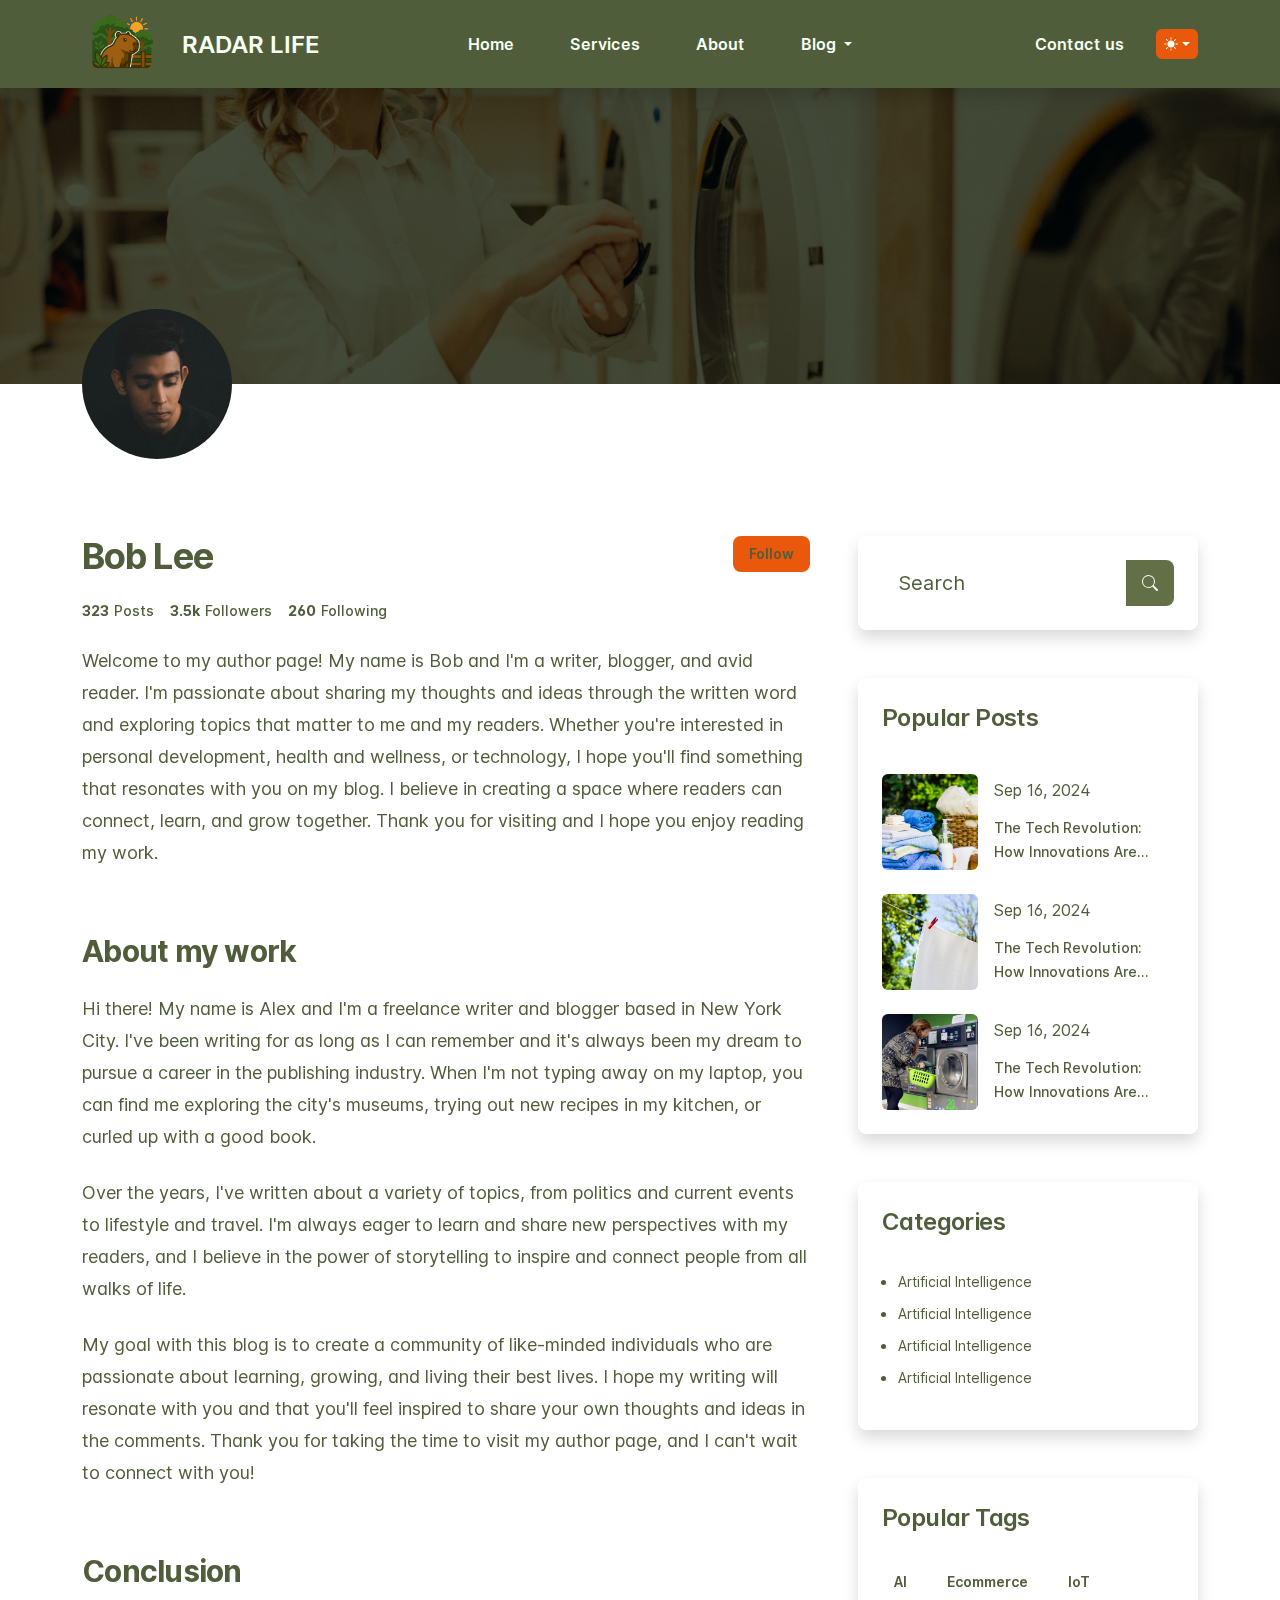
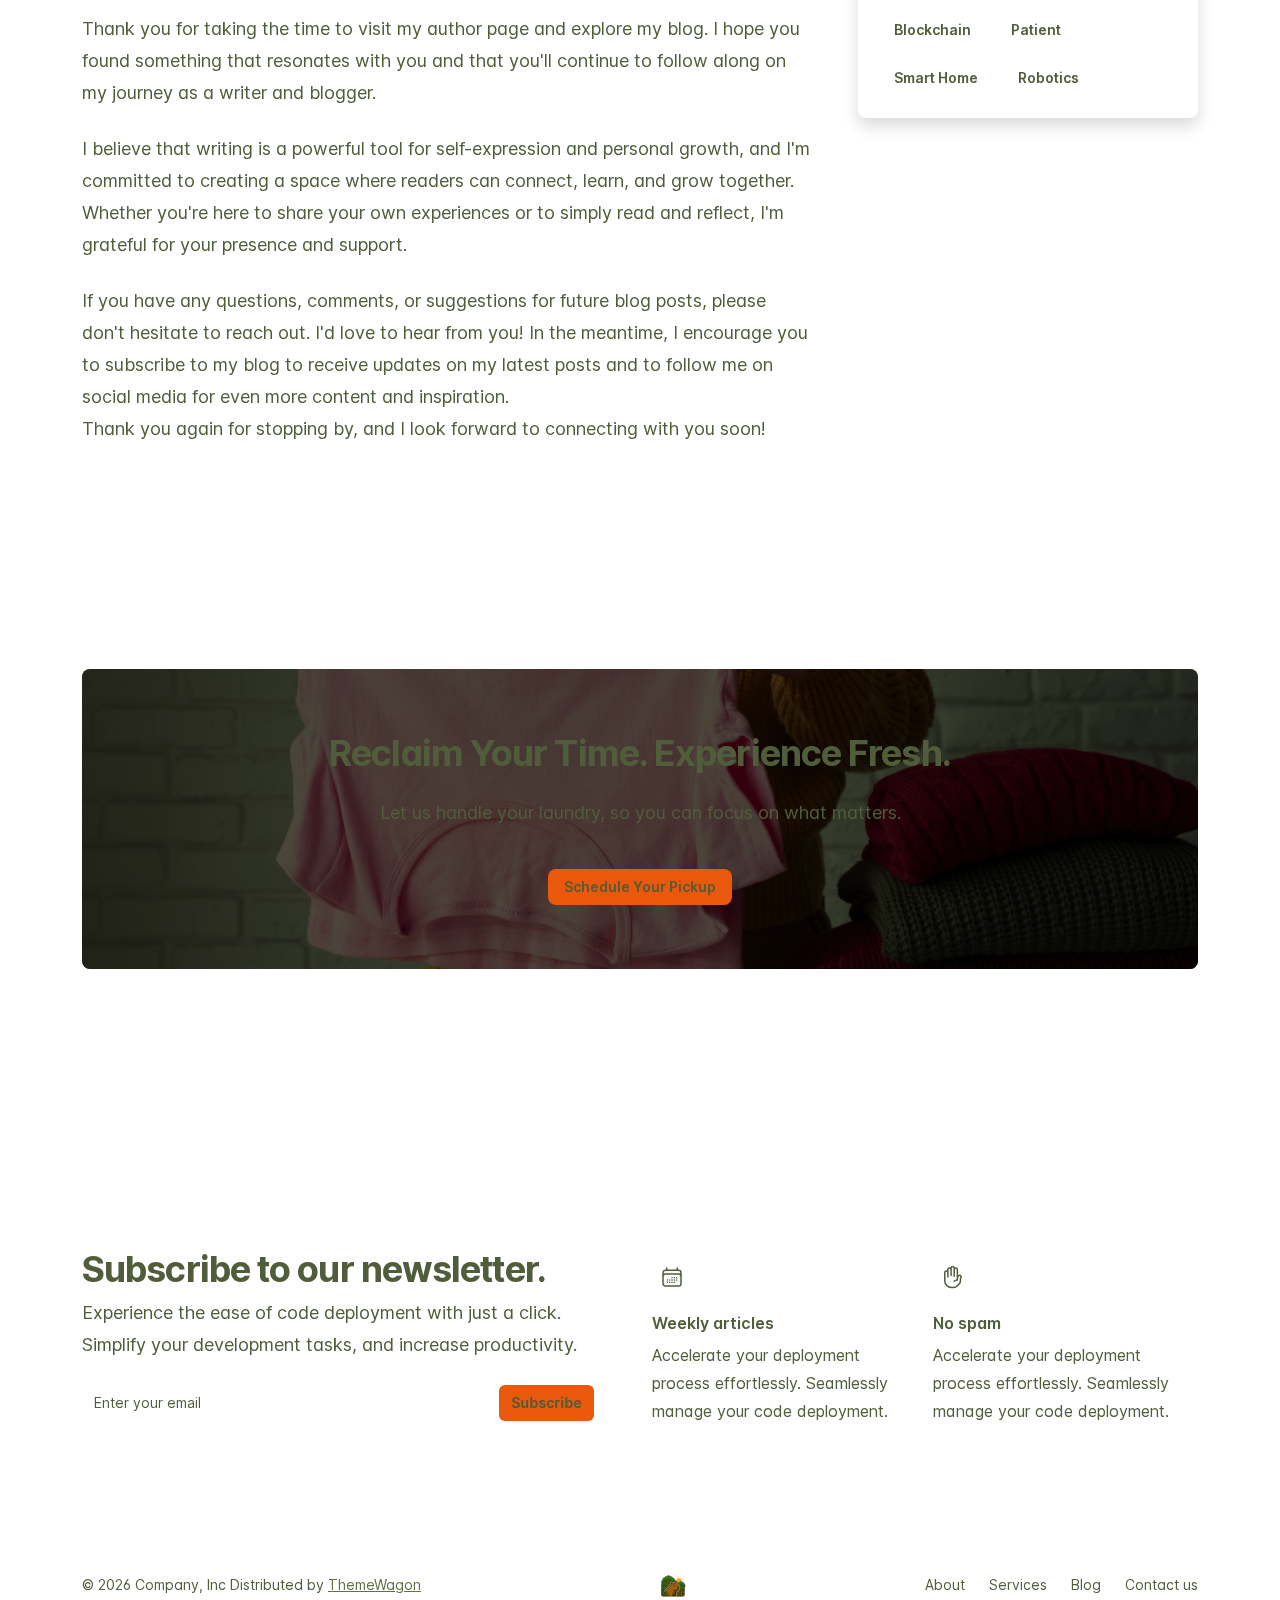
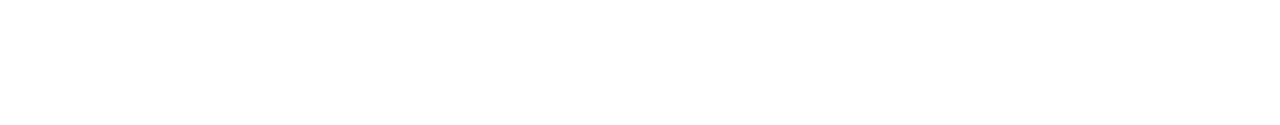
<file: blog-author.html>
<!doctype html>
<html lang="en" dir="ltr" data-bs-theme="auto">
<head>

    <!-- Include JavaScript for color modes -->
    <script src="./assets/js/color-modes.js"></script>

    <meta charset="utf-8">
    <meta name="viewport" content="width=device-width, initial-scale=1">

    <!-- Update the 'content' attribute to reflect the actual content description -->
    <meta name="description" content="your_description_goes_here">

    <!-- Modify the 'content' attribute to include appropriate keywords -->
    <meta name="keywords" content="your_keywords_goes_here">

    <meta name="author" content="tigmatemplate">
    <meta name="generator" content="Bootstrap">

    <!-- Change the text within the <title> tag to match the webpage's content -->
    <title> your_title_goes_here </title>

    <!-- 
        Set the website's favicon and Apple touch icon using the files in the assets/logo folder. You can change these files to your own icons by replacing them with the same names and sizes.

        Be careful if you change the site.webmanifest file, as you need to update the src attribute of the icons array to match the new path of your icon files. Otherwise, your icons may not display correctly on some devices. 
    -->
	<link rel="apple-touch-icon" sizes="180x180" href="./assets/logo/apple-touch-icon.png">
	<link rel="icon" type="image/png" sizes="32x32" href="./assets/logo/favicon-32x32.png">
	<link rel="icon" type="image/png" sizes="16x16" href="./assets/logo/favicon-16x16.png">
	<link rel="icon" type="image/x-icon" href="./assets/logo/favicon.ico">
	<link rel="manifest" href="./assets/logo/site.webmanifest">

    <!-- Stylesheets -->
    <link rel="stylesheet" href="./assets/libraries/glide/css/glide.core.min.css">
    <link rel="stylesheet" href="./assets/libraries/aos/aos.css">
    <link rel="stylesheet" href="./assets/css/main.min.css">
    <link rel="stylesheet" href="./assets/css/style.css">

    <!-- Open Graph Meta Tags for Social Sharing -->
    <!-- Update the 'title' and 'description' content below to enhance social sharing -->
    <meta property="og:title" content="your_title_goes_here">
    <meta property="og:description" content="your_description_goes_here">
    <!-- Update with actual absolute image URL like: https://example.com/main.jpg -->
    <meta property="og:image" content="your_absolute_image_url_goes_here">
    <!-- Update with the absolute URL of the content like: https://example.com/index.html -->
    <meta property="og:url" content="your_absolute_content_url_goes_here">
    <!-- Update with the type of object you’re sharing. (e.g., article, website, etc.) -->
    <meta property="og:type" content="website">
    <!-- Defines the content language -->
    <meta property="og:locale" content="en_US">

    
    <!-- X/Twitter Card Meta Tags for Social Sharing -->
    <meta name="twitter:card" content="summary_large_image">
    <!-- Update with your X/Twitter handle -->
    <meta name="twitter:site" content="@yourtwitterhandle"> 
    <!-- Update the 'title' and 'description' content below to enhance social sharing -->
    <meta name="twitter:title" content="your_title_goes_here"> 
    <meta name="twitter:description" content="your_description_goes_here">
    <!-- Update with actual absolute image URL like: https://example.com/main.jpg -->
    <meta name="twitter:image" content="your_absolute_image_url_goes_here"> 
    
    <!-- 
        The following line specifies the canonical URL for this page.
        Replace your_canonical_url_goes_here with the actual canonical URL if needed like: https://example.com/index.html
        Or just remove it!!!!
    -->
    <link rel="canonical" href="your_canonical_url_goes_here">

</head>
<body>


    <!-- loader-wrapper -->
    <div class="loader-wrapper">
        <div class="spinner-border text-primary p-5" role="status">
            <span class="visually-hidden">Loading...</span>
        </div>
    </div>



	<!-- header top -->
	<header class="navigation position-absolute w-100 bg-body-tertiary shadow border-bottom border-light border-opacity-10 rounded-bottom-3 rounded-bottom-sm-4">
	   <nav class="navbar navbar-expand-xl" aria-label="Offcanvas navbar large" style="padding: 0; ">
	        <div class="container py-1">
	            <a href="./index.html" class="navbar-brand">
	                <img src="./assets/logo/logo.png" height="60" alt="logo" style="margin-bottom: 10px;">
	            </a>
				<h4 class="px-1 home-text  rounded-3 text-base leading-6 fw-semibold" style="margin-top: 10px; font-size: 24px;">RADAR LIFE</h4>

	            <div class="dropdown ms-3 order-last">
	                <svg xmlns="http://www.w3.org/2000/svg" class="d-none">
	                    <symbol id="check2" viewBox="0 0 16 16">
	                        <path d="M13.854 3.646a.5.5 0 0 1 0 .708l-7 7a.5.5 0 0 1-.708 0l-3.5-3.5a.5.5 0 1 1 .708-.708L6.5 10.293l6.646-6.647a.5.5 0 0 1 .708 0z"/>
	                    </symbol>
	                    <symbol id="circle-half" viewBox="0 0 16 16">
	                        <path d="M8 15A7 7 0 1 0 8 1v14zm0 1A8 8 0 1 1 8 0a8 8 0 0 1 0 16z"/>
	                    </symbol>
	                    <symbol id="moon-stars-fill" viewBox="0 0 16 16">
	                        <path d="M6 .278a.768.768 0 0 1 .08.858 7.208 7.208 0 0 0-.878 3.46c0 4.021 3.278 7.277 7.318 7.277.527 0 1.04-.055 1.533-.16a.787.787 0 0 1 .81.316.733.733 0 0 1-.031.893A8.349 8.349 0 0 1 8.344 16C3.734 16 0 12.286 0 7.71 0 4.266 2.114 1.312 5.124.06A.752.752 0 0 1 6 .278z"/>
	                        <path d="M10.794 3.148a.217.217 0 0 1 .412 0l.387 1.162c.173.518.579.924 1.097 1.097l1.162.387a.217.217 0 0 1 0 .412l-1.162.387a1.734 1.734 0 0 0-1.097 1.097l-.387 1.162a.217.217 0 0 1-.412 0l-.387-1.162A1.734 1.734 0 0 0 9.31 6.593l-1.162-.387a.217.217 0 0 1 0-.412l1.162-.387a1.734 1.734 0 0 0 1.097-1.097l.387-1.162zM13.863.099a.145.145 0 0 1 .274 0l.258.774c.115.346.386.617.732.732l.774.258a.145.145 0 0 1 0 .274l-.774.258a1.156 1.156 0 0 0-.732.732l-.258.774a.145.145 0 0 1-.274 0l-.258-.774a1.156 1.156 0 0 0-.732-.732l-.774-.258a.145.145 0 0 1 0-.274l.774-.258c.346-.115.617-.386.732-.732L13.863.1z"/>
	                    </symbol>
	                    <symbol id="sun-fill" viewBox="0 0 16 16">
	                        <path d="M8 12a4 4 0 1 0 0-8 4 4 0 0 0 0 8zM8 0a.5.5 0 0 1 .5.5v2a.5.5 0 0 1-1 0v-2A.5.5 0 0 1 8 0zm0 13a.5.5 0 0 1 .5.5v2a.5.5 0 0 1-1 0v-2A.5.5 0 0 1 8 13zm8-5a.5.5 0 0 1-.5.5h-2a.5.5 0 0 1 0-1h2a.5.5 0 0 1 .5.5zM3 8a.5.5 0 0 1-.5.5h-2a.5.5 0 0 1 0-1h2A.5.5 0 0 1 3 8zm10.657-5.657a.5.5 0 0 1 0 .707l-1.414 1.415a.5.5 0 1 1-.707-.708l1.414-1.414a.5.5 0 0 1 .707 0zm-9.193 9.193a.5.5 0 0 1 0 .707L3.05 13.657a.5.5 0 0 1-.707-.707l1.414-1.414a.5.5 0 0 1 .707 0zm9.193 2.121a.5.5 0 0 1-.707 0l-1.414-1.414a.5.5 0 0 1 .707-.707l1.414 1.414a.5.5 0 0 1 0 .707zM4.464 4.465a.5.5 0 0 1-.707 0L2.343 3.05a.5.5 0 1 1 .707-.707l1.414 1.414a.5.5 0 0 1 0 .708z"/>
	                    </symbol>
	                </svg>

	                <button class="btn btn-primary home-text btn-sm rounded dropdown-toggle d-flex align-items-center"
	                    id="bd-theme" type="button" aria-expanded="false" data-bs-toggle="dropdown"
	                    aria-label="Toggle theme (auto)">
	                    <svg fill="currentColor" class="bi my-1 theme-icon-active" width="1em" height="1em"><use href="#circle-half"></use></svg>
	                    <span class="visually-hidden" id="bd-theme-text">Toggle theme</span>
	                </button>

	                <ul class="p-1 dropdown-menu dropdown-menu-end dropdown-menu-hover end-0 rounded-3 shadow bg-dark"
	                    style="--bs-dropdown-min-width: 9rem;" aria-labelledby="bd-theme-text">

	                    <li style="color: var(--bs-tertiary-bg);">
	                        <svg xmlns="http://www.w3.org/2000/svg" width="20" height="20" fill="currentColor"
	                            class="mt-n1 d-inline-block position-absolute top-0 end-0 translate-middle" viewBox="0 0 16 16">
	                            <path class="carret-dropdown-path" d="m7.247 4.86-4.796 5.481c-.566.647-.106 1.659.753 1.659h9.592a1 1 0 0 0 .753-1.659l-4.796-5.48a1 1 0 0 0-1.506 0z"/>
	                        </svg>
	                    </li>

	                    <li>
	                        <button type="button" class="dropdown-item d-flex align-items-center rounded-1 home-text" data-bs-theme-value="light" aria-pressed="false">
	                            <svg fill="currentColor" class="bi me-2 theme-icon" width="1em" height="1em"><use href="#sun-fill"></use></svg>
	                            Light
	                            <svg fill="currentColor" class="bi ms-auto d-none active-check" width="1em" height="1em"><use href="#check2"></use></svg>
	                        </button>
	                    </li>

	                    <li>
	                        <button type="button" class="my-1 dropdown-item d-flex align-items-center rounded-1 home-text" data-bs-theme-value="dark" aria-pressed="false">
	                            <svg fill="currentColor" class="bi me-2 theme-icon" width="1em" height="1em"><use href="#moon-stars-fill"></use></svg>
	                            Dark
	                            <svg fill="currentColor" class="bi ms-auto d-none active-check" width="1em" height="1em"><use href="#check2"></use></svg>
	                        </button>
	                    </li>

	                    <li>
	                        <button type="button" class="dropdown-item d-flex align-items-center rounded-1 active home-text" data-bs-theme-value="auto" aria-pressed="true">
	                            <svg fill="currentColor" class="bi me-2 theme-icon" width="1em" height="1em"><use href="#circle-half"></use></svg>
	                            Auto
	                            <svg fill="currentColor" class="bi ms-auto d-none active-check" width="1em" height="1em"><use href="#check2"></use></svg>
	                        </button>
	                    </li>
	                </ul>
	            </div>

	            <button class="navbar-toggler ms-auto" type="button" data-bs-toggle="offcanvas" data-bs-target="#offcanvasNavbar2" aria-controls="offcanvasNavbar2" aria-label="Toggle navigation">
	                <span class="navbar-toggler-icon"></span>
	            </button>

	            <div class="offcanvas offcanvas-end border-0 rounded-start-0 rounded-start-sm-4" tabindex="-1" id="offcanvasNavbar2" aria-labelledby="offcanvasNavbar2Label">
	                <div class="offcanvas-header" style="padding: 2rem 2rem 1.5rem 2rem;">
	                    <h5 class="offcanvas-title m-0" id="offcanvasNavbar2Label">
	                        <a class="navbar-brand" href="javascript:;">
	                            <img src="./assets/logo/logo.png" height="32" alt="logo">
	                        </a>
	                    </h5>
	                    <button type="button" class="btn-close home-text" data-bs-dismiss="offcanvas" aria-label="Close"></button>
	                </div>

	                <div class="offcanvas-body">
	                    <ul class="navbar-nav align-items-xl-center flex-grow-1 column-gap-4 row-gap-4 row-gap-xl-2">
	                        <li class="nav-item ms-xl-auto">
	                            <a href="./index.html" class="px-3  home-text bg-body-secondary-hover nav-link rounded-3 text-base leading-6 fw-semibold" aria-current="page">
	                                Home
	                            </a>
	                        </li>

	                        <li class="nav-item">
	                            <a href="./services.html" class="px-3  home-text bg-body-secondary-hover nav-link rounded-3 text-base leading-6 fw-semibold">
	                                Services
	                            </a>
	                        </li>

	                        <li class="nav-item">
	                            <a href="./about.html" class="px-3  home-text bg-body-secondary-hover nav-link rounded-3 text-base leading-6 fw-semibold">
	                                About
	                            </a>
	                        </li>

	                        <li class="nav-item">
					            <div class="dropdown">
								    <button class="btn w-100 text-start dropdown-toggle px-3  home-text bg-body-secondary-hover nav-link rounded-3 text-base leading-6 fw-semibold " type="button" data-bs-toggle="dropdown" aria-expanded="false">
								        Blog
								    </button>
								    <ul class="dropdown-menu dropdown-menu-end dropdown-menu-hover end-0 text-sm shadow bg-dark" style="--bs-dropdown-min-width: 9rem;">
								    	<li class="d-none d-xl-block" style="color: var(--bs-tertiary-bg);">
					                        <svg xmlns="http://www.w3.org/2000/svg" width="20" height="20" fill="currentColor"
					                            class="mt-n1 d-inline-block position-absolute top-0 end-0 translate-middle" viewBox="0 0 16 16">
					                            <path class="carret-dropdown-path" d="m7.247 4.86-4.796 5.481c-.566.647-.106 1.659.753 1.659h9.592a1 1 0 0 0 .753-1.659l-4.796-5.48a1 1 0 0 0-1.506 0z"/>
					                        </svg>
					                    </li>
								        <li>
								        	<a class="dropdown-item  home-text bg-body-secondary-hover py-2 text-base leading-6 fw-semibold" href="./blog.html"> 
								        		Blog page 
								        	</a>
								        </li>
								        <li>
								        	<a class="dropdown-item  home-text bg-body-secondary-hover py-2 text-base leading-6 fw-semibold" href="./blog-post.html"> 
								        		Blog post 
								        	</a>
								        </li>
								        <li>
								        	<a class="dropdown-item  home-text bg-body-secondary-hover py-2 text-base leading-6 fw-semibold" href="./blog-author.html"> 	Author page 
								        	</a>
								        </li>
								    </ul>
								</div>
	                        </li>

	                        <li class="nav-item ms-xl-auto">
	                            <a href="./contact.html" class="px-3  home-text bg-body-secondary-hover border nav-link rounded-3 text-base leading-6 fw-semibold text-center">
	                                Contact us
	                            </a>
	                        </li>
	                    </ul>
	                </div>
	            </div>
	        </div>
	    </nav>
	</header>



	<!-- header body -->
	<div class="overflow-hidden py-9 py-xl-10 position-relative">
	   	<img src="./assets/img/bg/bg1.jpg" class="position-absolute z-n1 top-0 h-100 w-100 object-fit-cover" alt="Meeting">

	   	<div class="position-absolute z-n1 top-0 h-100 w-100 bg-dark"
	        style="opacity: 0.85; mix-blend-mode: multiply; filter: contrast(1.15) brightness(0.85);">
	    </div>
	</div>	


	<div>
		<div class="container">
			<div class="max-w-3xl mx-auto mx-xl-0 position-relative" data-aos-delay="0" data-aos="zoom-in" data-aos-duration="1000">
				<img src="./assets/img/team/t1.jpg" height="150" width="150" alt="Author's image"
					class="object-fit-cover rounded-circle position-absolute z-1 start-0 translate-middle-y border border-3">
			</div>
		</div>
	</div>



	<div class="overflow-hidden pt-7 pb-6 py-sm-7 py-xl-8">
		<div class="container">
			<div class="row gy-5 gx-xl-5 justify-content-between">
				<div class="col-12 col-xl-8">
					<div class="max-w-3xl mx-auto mx-xl-0 mt-4">
						<div class="d-flex justify-content-between">
							<h2 class="m-0 text-body-emphasis text-4xl tracking-tight fw-bold">
								Bob Lee
							</h2>

							<div>
								<button class="btn btn-lg btn-primary px-3 text-white text-sm fw-semibold">
									Follow
								</button>
							</div>
						</div>

						<div class="d-flex my-4">
							<span class="me-3">
								<span class="text-body text-sm fw-bold">323</span>
								<span class="text-body text-sm fw-medium">Posts</span>
							</span>

							<span class="me-3">
								<span class="text-body text-sm fw-bold">3.5k</span>
								<span class="text-body text-sm fw-medium">Followers</span>
							</span>

							<span class="me-3">
								<span class="text-body text-sm fw-bold">260</span>
								<span class="text-body text-sm fw-medium">Following</span>
							</span>
						</div>

						<p class="m-0 mt-4 text-body-secondary text-lg leading-8">
							Welcome to my author page! My name is Bob and I'm a writer, blogger, and avid reader. I'm passionate about sharing my thoughts and ideas through the written word and exploring topics that matter to me and my readers. Whether you're interested in personal development, health and wellness, or technology, I hope you'll find something that resonates with you on my blog. I believe in creating a space where readers can connect, learn, and grow together. Thank you for visiting and I hope you enjoy reading my work.
						</p>

						<h2 class="m-0 mt-6 text-body-emphasis text-3xl tracking-tight fw-bold">
							About my work
						</h2>

						<p class="m-0 mt-4 text-body-secondary text-lg leading-8">
							Hi there! My name is Alex and I'm a freelance writer and blogger based in New York City. I've been writing for as long as I can remember and it's always been my dream to pursue a career in the publishing industry. When I'm not typing away on my laptop, you can find me exploring the city's museums, trying out new recipes in my kitchen, or curled up with a good book.
						</p>

						<p class="m-0 mt-4 text-body-secondary text-lg leading-8">
							Over the years, I've written about a variety of topics, from politics and current events to lifestyle and travel. I'm always eager to learn and share new perspectives with my readers, and I believe in the power of storytelling to inspire and connect people from all walks of life.
						</p>

						<p class="m-0 mt-4 text-body-secondary text-lg leading-8">
							My goal with this blog is to create a community of like-minded individuals who are passionate about learning, growing, and living their best lives. I hope my writing will resonate with you and that you'll feel inspired to share your own thoughts and ideas in the comments. Thank you for taking the time to visit my author page, and I can't wait to connect with you!
						</p>

						<h2 class="m-0 mt-6 text-body-emphasis text-3xl tracking-tight fw-bold">
							Conclusion
						</h2>

						<p class="m-0 mt-4 text-body-secondary text-lg leading-8">
							Thank you for taking the time to visit my author page and explore my blog. I hope you found something that resonates with you and that you'll continue to follow along on my journey as a writer and blogger.
						</p>

						<p class="m-0 mt-4 text-body-secondary text-lg leading-8">
							I believe that writing is a powerful tool for self-expression and personal growth, and I'm committed to creating a space where readers can connect, learn, and grow together. Whether you're here to share your own experiences or to simply read and reflect, I'm grateful for your presence and support.
						</p>

						<p class="m-0 mt-4 text-body-secondary text-lg leading-8">
							If you have any questions, comments, or suggestions for future blog posts, please don't hesitate to reach out. I'd love to hear from you! In the meantime, I encourage you to subscribe to my blog to receive updates on my latest posts and to follow me on social media for even more content and inspiration.

							<br>

							Thank you again for stopping by, and I look forward to connecting with you soon!
						</p>
					</div>
				</div>


				<!-- side bar -->
				<div class="col-12 col-xl-4">
					<div class="max-w-xl mx-auto mx-xl-0 pt-5 pt-xl-0">
						<div class="mt-4">
							<div class="p-4 shadow rounded-3 bg-body-tertiary">
								<div class="input-group flex-nowrap input-group-lg">
									<input type="text" class="form-control" placeholder="Search" aria-label="Username" aria-describedby="addon-wrapping">
									<span class="input-group-text bg-primary text-light" id="addon-wrapping">
										<svg xmlns="http://www.w3.org/2000/svg" width="16" height="16" fill="currentColor" class="bi bi-search" viewBox="0 0 16 16">
											<path d="M11.742 10.344a6.5 6.5 0 1 0-1.397 1.398h-.001c.03.04.062.078.098.115l3.85 3.85a1 1 0 0 0 1.415-1.414l-3.85-3.85a1.007 1.007 0 0 0-.115-.1zM12 6.5a5.5 5.5 0 1 1-11 0 5.5 5.5 0 0 1 11 0z"/>
										</svg>
									</span>
								</div>
							</div>
						</div>

						<div class="mt-5">
							<div class="p-4 shadow rounded-3 bg-body-tertiary">
								<h3 class="text-body-emphasis text-2xl tracking-tight fw-semibold">
									Popular Posts
								</h3>

								<hr class="text-body-emphasis opacity-10">

								<a href="javascript:;" class="d-flex align-items-center mt-4 text-body link-offset-2 link-underline link-underline-opacity-0 link-underline-opacity-25-hover">
									<div class="p-5 position-relative">
										<img src="./assets/img/bg/bg7.jpg" class="position-absolute top-0 start-0 h-100 w-100 object-fit-cover rounded" loading="lazy" alt="Meeting">
									</div>

									<div class="ps-3">
										<time datetime="2024-09-16" class="d-block text-body-tertiary">
			                                Sep 16, 2024
			                            </time>
										<h6 class="m-0 mt-3 text-body-secondary line-clamp-2 text-sm leading-6">
											The Tech Revolution: How Innovations Are Changing
										</h6>
									</div>
								</a>

								<a href="javascript:;" class="d-flex align-items-center mt-4 text-body link-offset-2 link-underline link-underline-opacity-0 link-underline-opacity-25-hover">
									<div class="p-5 position-relative">
										<img src="./assets/img/bg/bg8.jpg" class="position-absolute top-0 start-0 h-100 w-100 object-fit-cover rounded" loading="lazy" alt="Meeting">
									</div>

									<div class="ps-3">
										<time datetime="2024-09-16" class="d-block text-body-tertiary">
			                                Sep 16, 2024
			                            </time>
										<h6 class="m-0 mt-3 text-body-secondary line-clamp-2 text-sm leading-6">
											The Tech Revolution: How Innovations Are Changing
										</h6>
									</div>
								</a>

								<a href="javascript:;" class="d-flex align-items-center mt-4 text-body link-offset-2 link-underline link-underline-opacity-0 link-underline-opacity-25-hover">
									<div class="p-5 position-relative">
										<img src="./assets/img/bg/bg9.jpg" class="position-absolute top-0 start-0 h-100 w-100 object-fit-cover rounded" loading="lazy" alt="Meeting">
									</div>

									<div class="ps-3">
										<time datetime="2024-09-16" class="d-block text-body-tertiary">
			                                Sep 16, 2024
			                            </time>
										<h6 class="m-0 mt-3 text-body-secondary line-clamp-2 text-sm leading-6">
											The Tech Revolution: How Innovations Are Changing
										</h6>
									</div>
								</a>
							</div>
						</div>

						<div class="mt-5">
							<div class="p-4 shadow rounded-3 bg-body-tertiary">
								<h3 class="text-body-emphasis text-2xl tracking-tight fw-semibold">
									Categories
								</h3>

								<hr class="text-body-secondary opacity-10">

								<ul class="ps-3 text-body-secondary">
									<li class="mt-2">
										<a href="javascript:;" class="text-body-secondary link-offset-2 link-underline link-underline-opacity-0 link-underline-opacity-25-hover text-sm leading-6">
											Artificial Intelligence
										</a>
									</li>
									<li class="mt-2">
										<a href="javascript:;" class="text-body-secondary link-offset-2 link-underline link-underline-opacity-0 link-underline-opacity-25-hover text-sm leading-6">
											Artificial Intelligence
										</a>
									</li>
									<li class="mt-2">
										<a href="javascript:;" class="text-body-secondary link-offset-2 link-underline link-underline-opacity-0 link-underline-opacity-25-hover text-sm leading-6">
											Artificial Intelligence
										</a>
									</li>
									<li class="mt-2">
										<a href="javascript:;" class="text-body-secondary link-offset-2 link-underline link-underline-opacity-0 link-underline-opacity-25-hover text-sm leading-6">
											Artificial Intelligence
										</a>
									</li>
								</ul>
							</div>
						</div>

						<div class="mt-5">
							<div class="p-4 shadow rounded-3 bg-body-tertiary">
								<h3 class="text-body-emphasis text-2xl tracking-tight fw-semibold">
									Popular Tags
								</h3>
								<hr class="text-body-emphasis opacity-10">

								<div class="d-flex flex-wrap gap-3">
									<button class="btn text-body-tertiary border bg-body-secondary-hover text-sm fw-semibold">
										AI
									</button>
									<button class="btn text-body-tertiary border bg-body-secondary-hover text-sm fw-semibold">
										Ecommerce
									</button>
									<button class="btn text-body-tertiary border bg-body-secondary-hover text-sm fw-semibold">
										IoT
									</button>
									<button class="btn text-body-tertiary border bg-body-secondary-hover text-sm fw-semibold">
										Blockchain
									</button>
									<button class="btn text-body-tertiary border bg-body-secondary-hover text-sm fw-semibold">
										Patient
									</button>
									<button class="btn text-body-tertiary border bg-body-secondary-hover text-sm fw-semibold">
										Smart Home
									</button>
									<button class="btn text-body-tertiary border bg-body-secondary-hover text-sm fw-semibold">
										Robotics
									</button>
								</div>
							</div>
						</div>
					</div>
				</div>
			</div>
		</div>
	</div>



	<!-- Call to action -->
	<div class="pb-9 pt-7">
		<div class="container">
			<div class="py-6 position-relative text-white rounded-3">
				<img src="./assets/img/bg/bg10.jpg" class="position-absolute z-n1 top-0 h-100 w-100 object-fit-cover rounded-3" loading="lazy" alt="Meeting">

			   	<div class="position-absolute z-n1 top-0 h-100 w-100 bg-dark rounded-3"
			        style="opacity: 0.85; mix-blend-mode: multiply; filter: contrast(1.15) brightness(0.85);">
			    </div>

				<div class="px-6">
					<div class="mx-auto max-w-2xl">
						<h2 class="m-0 tracking-tight text-4xl fw-bold text-center">
							Reclaim Your Time. Experience Fresh.
						</h2>
						<p class="m-0 mt-4 text-lg leading-8 text-center">
							Let us handle your laundry, so you can focus on what matters.
						</p>
						<div class="mt-4 pt-3 text-center">
							<a href="javascript:;" class="btn btn-lg btn-primary text-white text-sm fw-semibold">
								Schedule Your Pickup
							</a>
						</div>
					</div>
				</div>
			</div>
		</div>
	</div>



	<footer class="overflow-hidden py-6 py-sm-7 py-xl-8 bg-body-tertiary">
	    <div class="container">
	        <div class="row gy-5">
	            <div class="col-12 col-xl-6">
	                <div class="pb-3 max-w-lg position-relative">
	                    <form method="post" target="_blank" novalidate class="mc-embedded-subscribe-form">

	                        <h2 class="text-body-emphasis leading-6 text-4xl tracking-tight fw-bold">
	                            Subscribe to our newsletter.
	                        </h2>
	                        <p class="m-0 mt-3 text-body-secondary text-lg leading-8">
	                            Experience the ease of code deployment with just a click. Simplify your development tasks, and increase productivity.
	                        </p>

	                        <div class="mt-4 mb-2 d-flex flex-column flex-sm-row w-100 gap-2 js-form-inputs">
	                            <label for="emailSubscribe1" class="visually-hidden">Email address</label>
	                            <input type="email" name="EMAIL" id="emailSubscribe1" value="" class="form-control leading-6 text-sm max-w-xl" placeholder="Enter your email">
	                            <button type="submit" name="subscribe" class="btn btn-primary text-white fw-semibold text-sm">Subscribe</button>
	                        </div>

	                        <!-- This div is related to Mailchimp integration and handled by a function in our scripts.js file, so no need to worry about it. -->
	                        <div style="position: absolute; left: -5000px;" aria-hidden="true">
	                            <input type="text" class="js-validate-robot" name="b_a4752870f583bb49a02427b3c_143fa46c21" tabindex="-1" value="">
	                        </div>

	                        <!-- response -->
	                        <div class="js-subscribe-response"></div>

	                    </form>
	                </div>
	            </div>

	            <div class="col-12 col-xl-6">
	                <div class="row row-cols-1 row-cols-sm-2 gx-3 gy-5">
	                    <div class="d-flex flex-column align-items-start">
	                        <div class="p-2 bg-body-tertiary rounded-3 border">
	                            <svg class="text-body-emphasis" width="24" height="24" fill="none" viewBox="0 0 24 24" stroke-width="1.5" stroke="currentColor" aria-hidden="true">
	                                <path stroke-linecap="round" stroke-linejoin="round" d="M6.75 3v2.25M17.25 3v2.25M3 18.75V7.5a2.25 2.25 0 012.25-2.25h13.5A2.25 2.25 0 0121 7.5v11.25m-18 0A2.25 2.25 0 005.25 21h13.5A2.25 2.25 0 0021 18.75m-18 0v-7.5A2.25 2.25 0 015.25 9h13.5A2.25 2.25 0 0121 11.25v7.5m-9-6h.008v.008H12v-.008zM12 15h.008v.008H12V15zm0 2.25h.008v.008H12v-.008zM9.75 15h.008v.008H9.75V15zm0 2.25h.008v.008H9.75v-.008zM7.5 15h.008v.008H7.5V15zm0 2.25h.008v.008H7.5v-.008zm6.75-4.5h.008v.008h-.008v-.008zm0 2.25h.008v.008h-.008V15zm0 2.25h.008v.008h-.008v-.008zm2.25-4.5h.008v.008H16.5v-.008zm0 2.25h.008v.008H16.5V15z" />
	                            </svg>
	                        </div>
	                        <div class="m-0 mt-3 text-body-emphasis fw-semibold">
	                            Weekly articles
	                        </div>
	                        <div class="m-0 mt-2 text-body-secondary leading-7">
	                            Accelerate your deployment process effortlessly. Seamlessly manage your code deployment.
	                        </div>
	                    </div>

	                    <div class="d-flex flex-column align-items-start">
	                        <div class="p-2 bg-body-tertiary rounded-3 border">
	                            <svg class="text-body-emphasis" width="24" height="24" fill="none" viewBox="0 0 24 24" stroke-width="1.5" stroke="currentColor" aria-hidden="true">
	                                <path stroke-linecap="round" stroke-linejoin="round" d="M10.05 4.575a1.575 1.575 0 10-3.15 0v3m3.15-3v-1.5a1.575 1.575 0 013.15 0v1.5m-3.15 0l.075 5.925m3.075.75V4.575m0 0a1.575 1.575 0 013.15 0V15M6.9 7.575a1.575 1.575 0 10-3.15 0v8.175a6.75 6.75 0 006.75 6.75h2.018a5.25 5.25 0 003.712-1.538l1.732-1.732a5.25 5.25 0 001.538-3.712l.003-2.024a.668.668 0 01.198-.471 1.575 1.575 0 10-2.228-2.228 3.818 3.818 0 00-1.12 2.687M6.9 7.575V12m6.27 4.318A4.49 4.49 0 0116.35 15m.002 0h-.002" />
	                            </svg>
	                        </div>
	                        <div class="m-0 mt-3 text-body-emphasis fw-semibold">
	                            No spam
	                        </div>
	                        <div class="m-0 mt-2 text-body-secondary leading-7">
	                            Accelerate your deployment process effortlessly. Seamlessly manage your code deployment.
	                        </div>
	                    </div>
	                </div>
	            </div>
	        </div>
	    </div>

	    

	    <div class="container">
	    	<hr class="my-6 text-body-emphasis opacity-10">

	        <div class="d-flex flex-column flex-xl-row gap-5 justify-content-between align-items-xl-center">
	            <div class="order-first order-xl-last">
	                <ul class="nav row gy-4 gx-sm-4 row-cols-2 row-cols-sm-auto">
	                    <li class="nav-item">
	                        <a href="./about.html" class="p-0 text-body-secondary nav-link leading-6 text-sm"> About </a>
	                    </li>
	                    <li class="nav-item">
	                        <a href="./services.html" class="p-0 text-body-secondary nav-link leading-6 text-sm"> Services </a>
	                    </li>
	                    <li class="nav-item">
	                        <a href="./blog.html" class="p-0 text-body-secondary nav-link leading-6 text-sm"> Blog </a>
	                    </li>
	                    <li class="nav-item">
	                        <a href="./contact.html" class="p-0 text-body-secondary nav-link leading-6 text-sm"> Contact us </a>
	                    </li>
	                </ul>
	            </div>

	            <div class="">
	                <a href="./index.html" class="link-body-emphasis d-flex align-items-center text-decoration-none">
	                    <img src="./assets/logo/logo.png" height="24" alt="logo" loading="lazy">
	                </a>
	            </div>

	            <div class="order-last order-xl-first">
	                <p class="mb-0 text-body-secondary leading-6 text-sm">
	                    © 
	                    <span class="current-year"></span> 
	                    Company, Inc Distributed by <a href="https://themewagon.com">ThemeWagon</a>
	                </p>
	            </div>
	        </div>
	    </div>  
	</footer>



	<!-- Back to top button -->
	<button type="button" class="btn btn-primary btn-back-to-top rounded-circle justify-content-center align-items-center p-2 text-white">
		<svg xmlns="http://www.w3.org/2000/svg" width="20" height="20" fill="currentColor" class="bi bi-caret-up-fill" viewBox="0 0 16 16"> <path d="m7.247 4.86-4.796 5.481c-.566.647-.106 1.659.753 1.659h9.592a1 1 0 0 0 .753-1.659l-4.796-5.48a1 1 0 0 0-1.506 0z"/> </svg>
	</button>



	<!-- Bootstrap JavaScript: Bundle with Popper -->
	<script src="./assets/libraries/bootstrap/js/bootstrap.bundle.min.js"></script>
	<script src="./assets/libraries/glide/glide.min.js"></script>
	<script src="./assets/libraries/aos/aos.js"></script>
	<script src="./assets/js/scripts.js"></script>



</body>
</html>
</file>
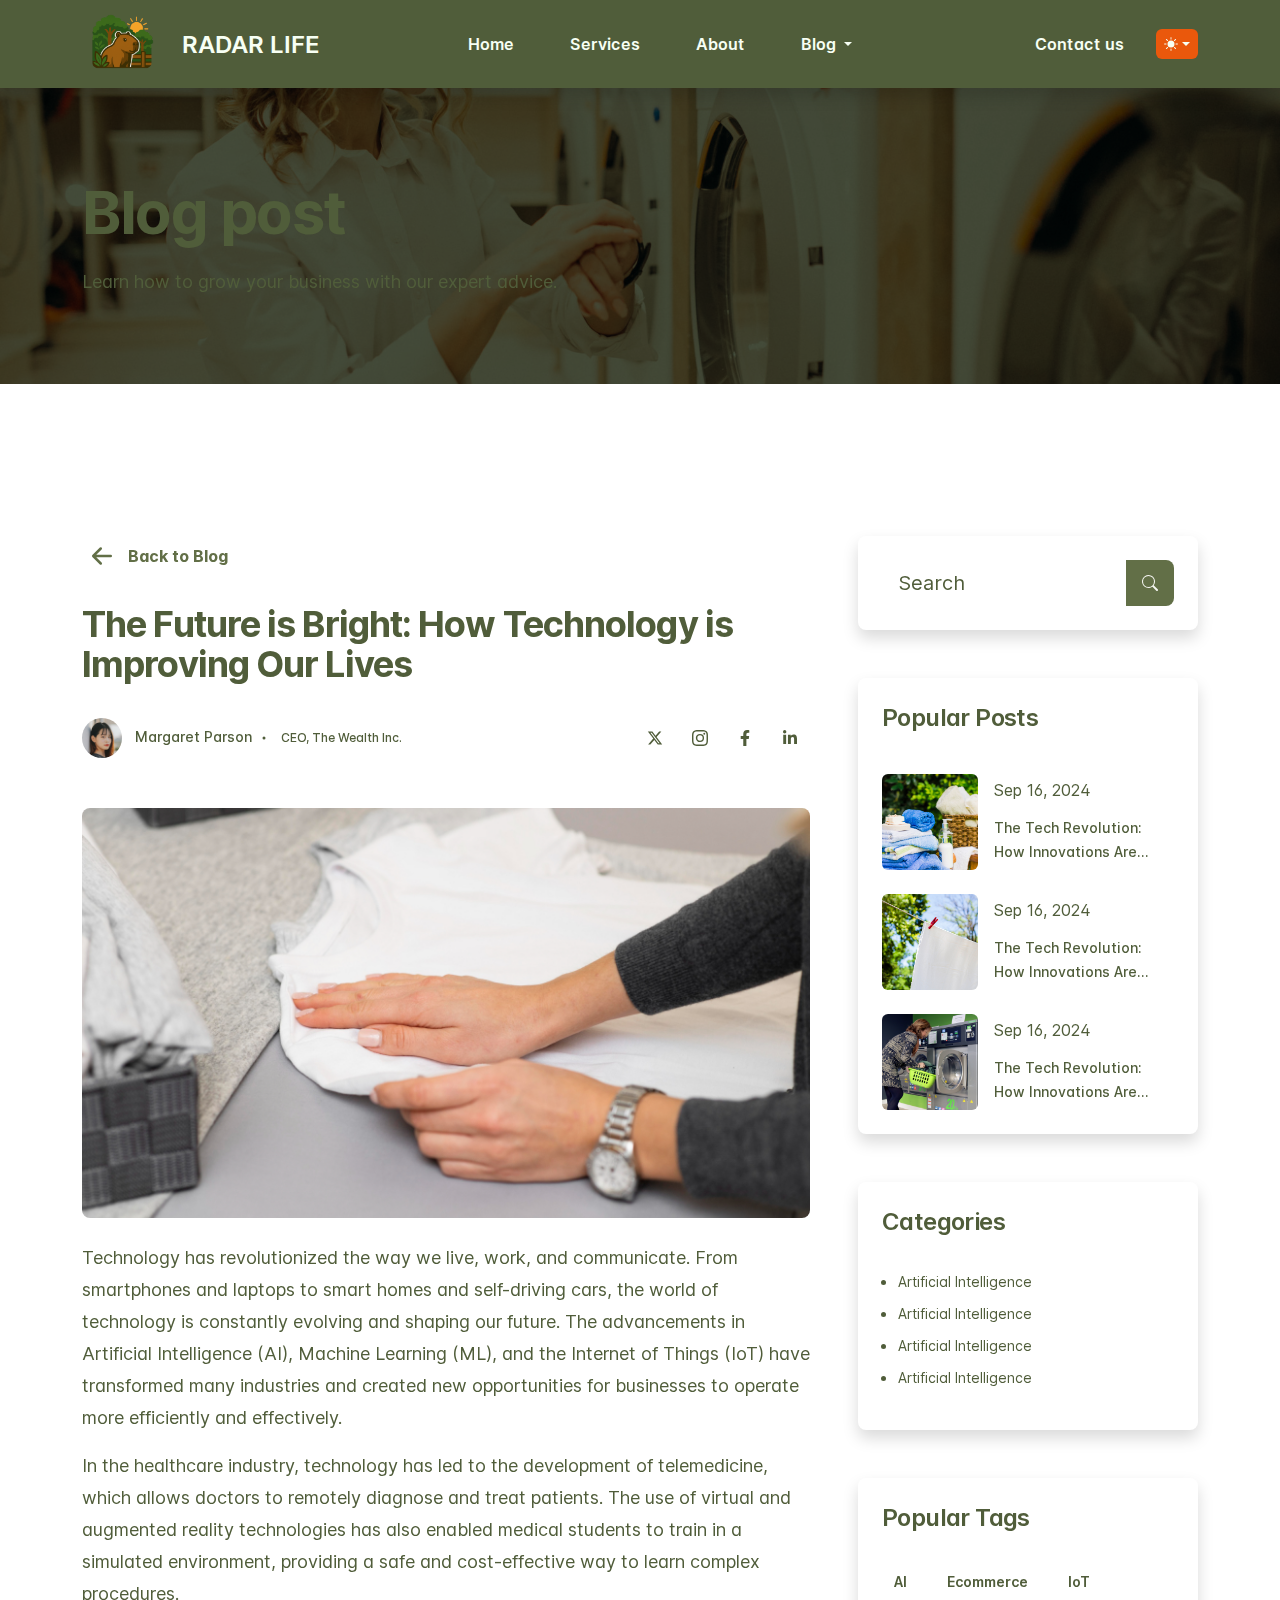
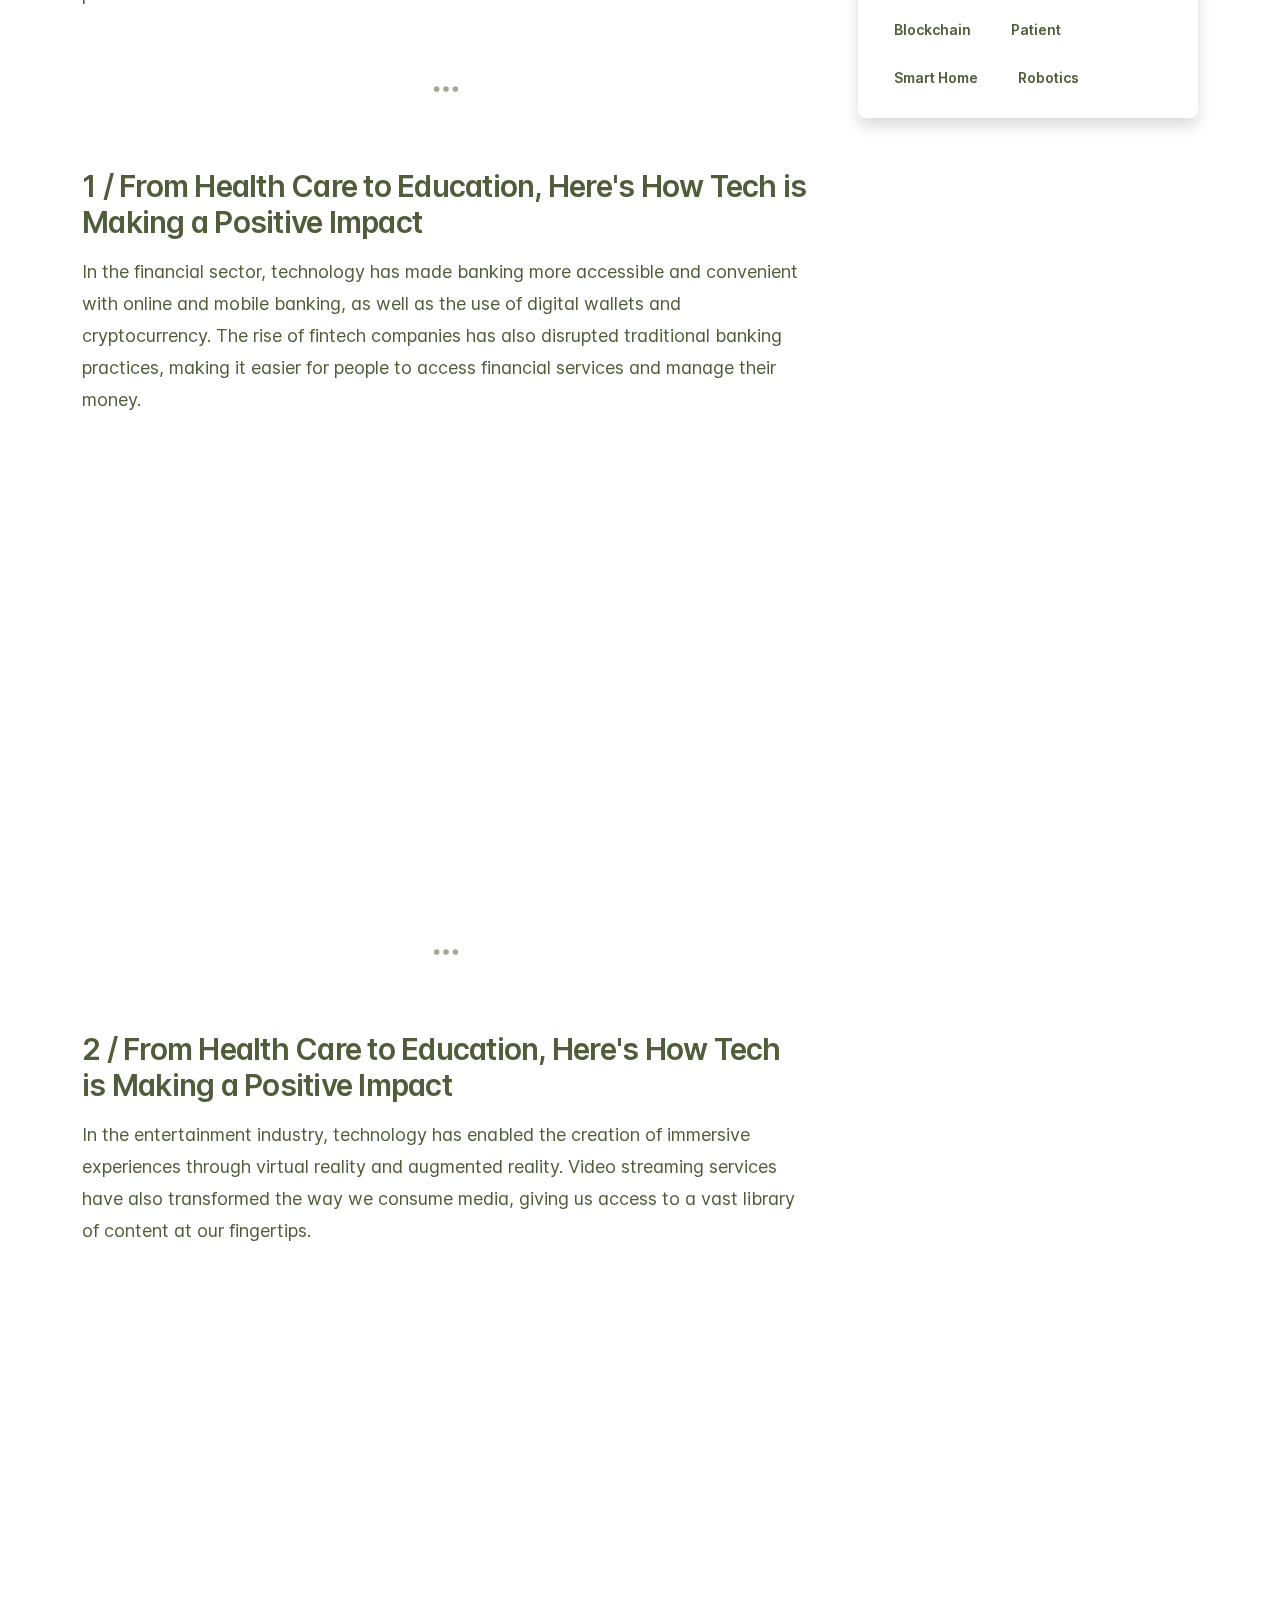
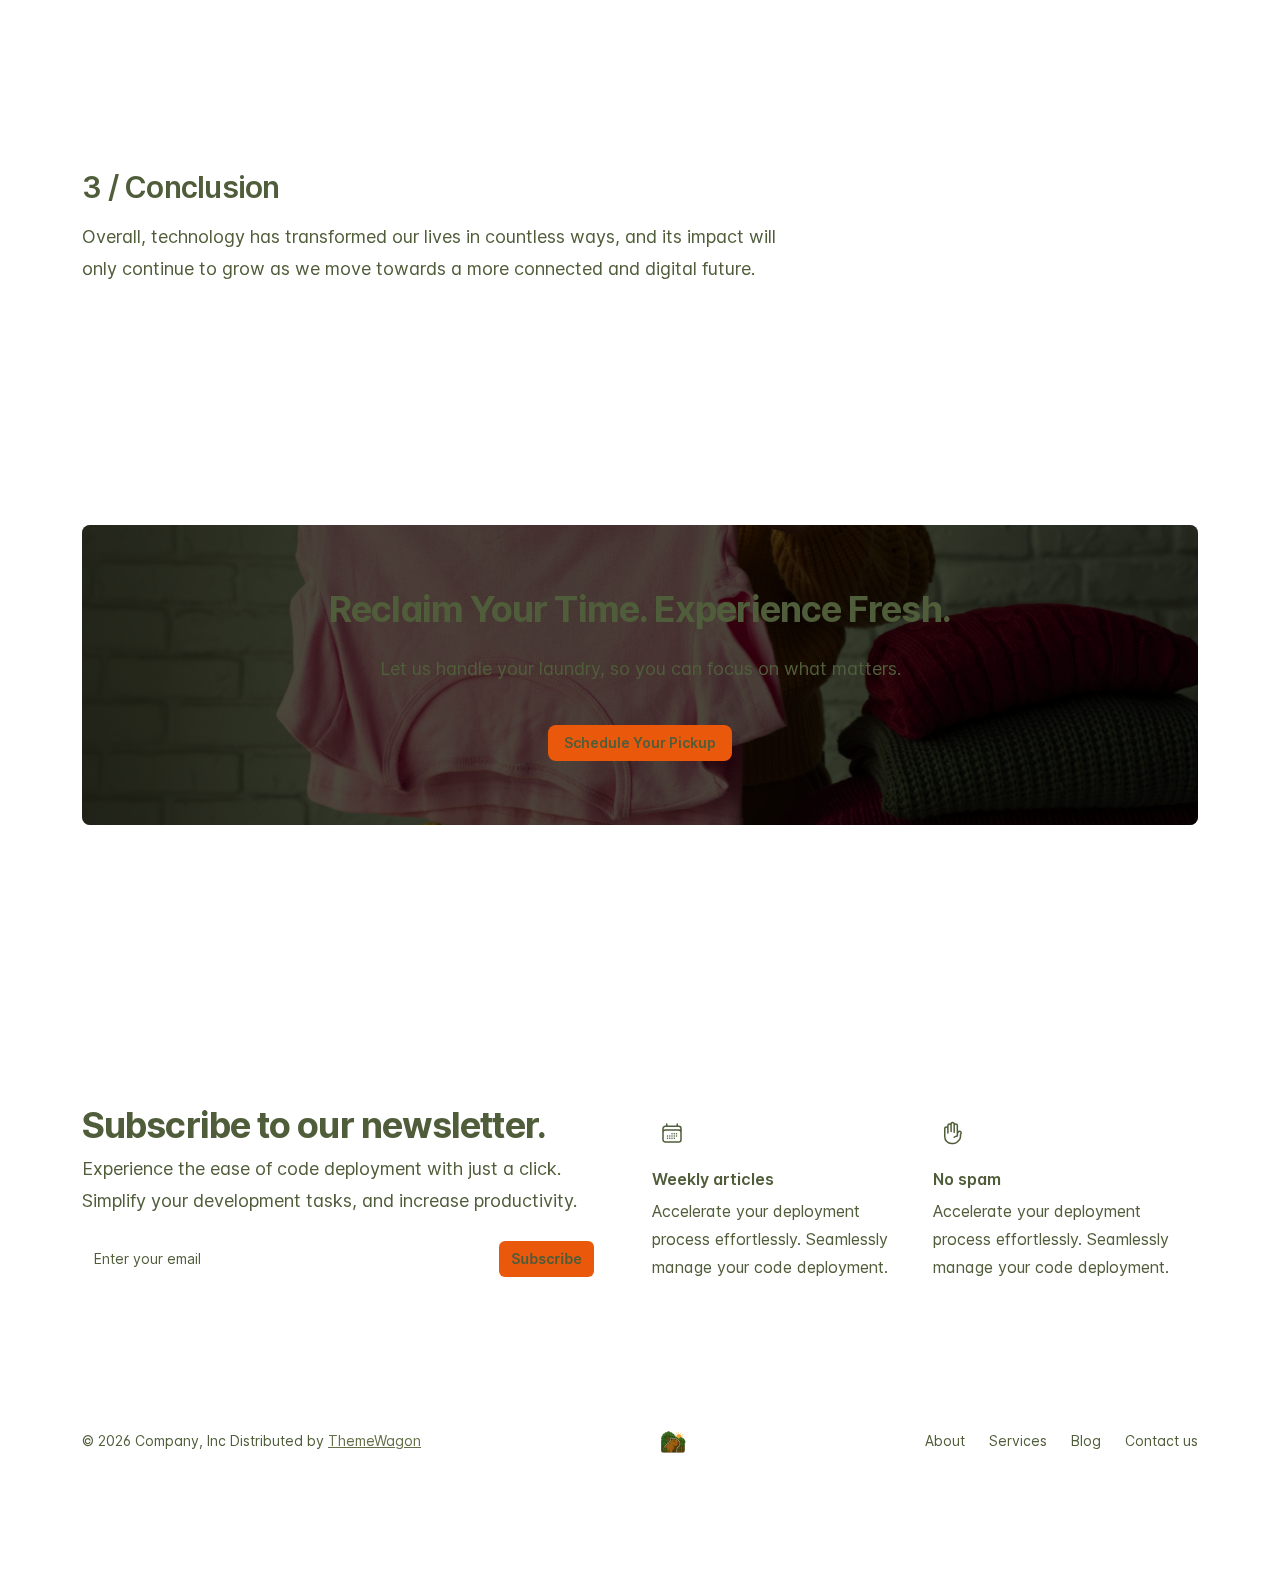
<file: blog-post.html>
<!doctype html>
<html lang="en" dir="ltr" data-bs-theme="auto">
<head>

    <!-- Include JavaScript for color modes -->
    <script src="./assets/js/color-modes.js"></script>

    <meta charset="utf-8">
    <meta name="viewport" content="width=device-width, initial-scale=1">

    <!-- Update the 'content' attribute to reflect the actual content description -->
    <meta name="description" content="your_description_goes_here">

    <!-- Modify the 'content' attribute to include appropriate keywords -->
    <meta name="keywords" content="your_keywords_goes_here">

    <meta name="author" content="tigmatemplate">
    <meta name="generator" content="Bootstrap">

    <!-- Change the text within the <title> tag to match the webpage's content -->
    <title> your_title_goes_here </title>

    <!-- 
        Set the website's favicon and Apple touch icon using the files in the assets/logo folder. You can change these files to your own icons by replacing them with the same names and sizes.

        Be careful if you change the site.webmanifest file, as you need to update the src attribute of the icons array to match the new path of your icon files. Otherwise, your icons may not display correctly on some devices. 
    -->
	<link rel="apple-touch-icon" sizes="180x180" href="./assets/logo/apple-touch-icon.png">
	<link rel="icon" type="image/png" sizes="32x32" href="./assets/logo/favicon-32x32.png">
	<link rel="icon" type="image/png" sizes="16x16" href="./assets/logo/favicon-16x16.png">
	<link rel="icon" type="image/x-icon" href="./assets/logo/favicon.ico">
	<link rel="manifest" href="./assets/logo/site.webmanifest">

    <!-- Stylesheets -->
    <link rel="stylesheet" href="./assets/libraries/glide/css/glide.core.min.css">
    <link rel="stylesheet" href="./assets/libraries/aos/aos.css">
    <link rel="stylesheet" href="./assets/css/main.min.css">
    <link rel="stylesheet" href="./assets/css/style.css">

    <!-- Open Graph Meta Tags for Social Sharing -->
    <!-- Update the 'title' and 'description' content below to enhance social sharing -->
    <meta property="og:title" content="your_title_goes_here">
    <meta property="og:description" content="your_description_goes_here">
    <!-- Update with actual absolute image URL like: https://example.com/main.jpg -->
    <meta property="og:image" content="your_absolute_image_url_goes_here">
    <!-- Update with the absolute URL of the content like: https://example.com/index.html -->
    <meta property="og:url" content="your_absolute_content_url_goes_here">
    <!-- Update with the type of object you’re sharing. (e.g., article, website, etc.) -->
    <meta property="og:type" content="website">
    <!-- Defines the content language -->
    <meta property="og:locale" content="en_US">

    
    <!-- X/Twitter Card Meta Tags for Social Sharing -->
    <meta name="twitter:card" content="summary_large_image">
    <!-- Update with your X/Twitter handle -->
    <meta name="twitter:site" content="@yourtwitterhandle"> 
    <!-- Update the 'title' and 'description' content below to enhance social sharing -->
    <meta name="twitter:title" content="your_title_goes_here"> 
    <meta name="twitter:description" content="your_description_goes_here">
    <!-- Update with actual absolute image URL like: https://example.com/main.jpg -->
    <meta name="twitter:image" content="your_absolute_image_url_goes_here"> 
    
    <!-- 
        The following line specifies the canonical URL for this page.
        Replace your_canonical_url_goes_here with the actual canonical URL if needed like: https://example.com/index.html
        Or just remove it!!!!
    -->
    <link rel="canonical" href="your_canonical_url_goes_here">

</head>
<body>


    <!-- loader-wrapper -->
    <div class="loader-wrapper">
        <div class="spinner-border text-primary p-5" role="status">
            <span class="visually-hidden">Loading...</span>
        </div>
    </div>



	<!-- header top -->
	<header class="navigation position-absolute w-100 bg-body-tertiary shadow border-bottom border-light border-opacity-10 rounded-bottom-3 rounded-bottom-sm-4">
	     <nav class="navbar navbar-expand-xl" aria-label="Offcanvas navbar large" style="padding: 0; ">
	        <div class="container py-1">
	            <a href="./index.html" class="navbar-brand">
	                <img src="./assets/logo/logo.png" height="60" alt="logo" style="margin-bottom: 10px;">
	            </a>
				<h4 class="px-1 home-text  rounded-3 text-base leading-6 fw-semibold" style="margin-top: 10px; font-size: 24px;">RADAR LIFE</h4>

	            <div class="dropdown ms-3 order-last">
	                <svg xmlns="http://www.w3.org/2000/svg" class="d-none">
	                    <symbol id="check2" viewBox="0 0 16 16">
	                        <path d="M13.854 3.646a.5.5 0 0 1 0 .708l-7 7a.5.5 0 0 1-.708 0l-3.5-3.5a.5.5 0 1 1 .708-.708L6.5 10.293l6.646-6.647a.5.5 0 0 1 .708 0z"/>
	                    </symbol>
	                    <symbol id="circle-half" viewBox="0 0 16 16">
	                        <path d="M8 15A7 7 0 1 0 8 1v14zm0 1A8 8 0 1 1 8 0a8 8 0 0 1 0 16z"/>
	                    </symbol>
	                    <symbol id="moon-stars-fill" viewBox="0 0 16 16">
	                        <path d="M6 .278a.768.768 0 0 1 .08.858 7.208 7.208 0 0 0-.878 3.46c0 4.021 3.278 7.277 7.318 7.277.527 0 1.04-.055 1.533-.16a.787.787 0 0 1 .81.316.733.733 0 0 1-.031.893A8.349 8.349 0 0 1 8.344 16C3.734 16 0 12.286 0 7.71 0 4.266 2.114 1.312 5.124.06A.752.752 0 0 1 6 .278z"/>
	                        <path d="M10.794 3.148a.217.217 0 0 1 .412 0l.387 1.162c.173.518.579.924 1.097 1.097l1.162.387a.217.217 0 0 1 0 .412l-1.162.387a1.734 1.734 0 0 0-1.097 1.097l-.387 1.162a.217.217 0 0 1-.412 0l-.387-1.162A1.734 1.734 0 0 0 9.31 6.593l-1.162-.387a.217.217 0 0 1 0-.412l1.162-.387a1.734 1.734 0 0 0 1.097-1.097l.387-1.162zM13.863.099a.145.145 0 0 1 .274 0l.258.774c.115.346.386.617.732.732l.774.258a.145.145 0 0 1 0 .274l-.774.258a1.156 1.156 0 0 0-.732.732l-.258.774a.145.145 0 0 1-.274 0l-.258-.774a1.156 1.156 0 0 0-.732-.732l-.774-.258a.145.145 0 0 1 0-.274l.774-.258c.346-.115.617-.386.732-.732L13.863.1z"/>
	                    </symbol>
	                    <symbol id="sun-fill" viewBox="0 0 16 16">
	                        <path d="M8 12a4 4 0 1 0 0-8 4 4 0 0 0 0 8zM8 0a.5.5 0 0 1 .5.5v2a.5.5 0 0 1-1 0v-2A.5.5 0 0 1 8 0zm0 13a.5.5 0 0 1 .5.5v2a.5.5 0 0 1-1 0v-2A.5.5 0 0 1 8 13zm8-5a.5.5 0 0 1-.5.5h-2a.5.5 0 0 1 0-1h2a.5.5 0 0 1 .5.5zM3 8a.5.5 0 0 1-.5.5h-2a.5.5 0 0 1 0-1h2A.5.5 0 0 1 3 8zm10.657-5.657a.5.5 0 0 1 0 .707l-1.414 1.415a.5.5 0 1 1-.707-.708l1.414-1.414a.5.5 0 0 1 .707 0zm-9.193 9.193a.5.5 0 0 1 0 .707L3.05 13.657a.5.5 0 0 1-.707-.707l1.414-1.414a.5.5 0 0 1 .707 0zm9.193 2.121a.5.5 0 0 1-.707 0l-1.414-1.414a.5.5 0 0 1 .707-.707l1.414 1.414a.5.5 0 0 1 0 .707zM4.464 4.465a.5.5 0 0 1-.707 0L2.343 3.05a.5.5 0 1 1 .707-.707l1.414 1.414a.5.5 0 0 1 0 .708z"/>
	                    </symbol>
	                </svg>

	                <button class="btn btn-primary home-text btn-sm rounded dropdown-toggle d-flex align-items-center"
	                    id="bd-theme" type="button" aria-expanded="false" data-bs-toggle="dropdown"
	                    aria-label="Toggle theme (auto)">
	                    <svg fill="currentColor" class="bi my-1 theme-icon-active" width="1em" height="1em"><use href="#circle-half"></use></svg>
	                    <span class="visually-hidden" id="bd-theme-text">Toggle theme</span>
	                </button>

	                <ul class="p-1 dropdown-menu dropdown-menu-end dropdown-menu-hover end-0 rounded-3 shadow bg-dark"
	                    style="--bs-dropdown-min-width: 9rem;" aria-labelledby="bd-theme-text">

	                    <li style="color: var(--bs-tertiary-bg);">
	                        <svg xmlns="http://www.w3.org/2000/svg" width="20" height="20" fill="currentColor"
	                            class="mt-n1 d-inline-block position-absolute top-0 end-0 translate-middle" viewBox="0 0 16 16">
	                            <path class="carret-dropdown-path" d="m7.247 4.86-4.796 5.481c-.566.647-.106 1.659.753 1.659h9.592a1 1 0 0 0 .753-1.659l-4.796-5.48a1 1 0 0 0-1.506 0z"/>
	                        </svg>
	                    </li>

	                    <li>
	                        <button type="button" class="dropdown-item d-flex align-items-center rounded-1 home-text" data-bs-theme-value="light" aria-pressed="false">
	                            <svg fill="currentColor" class="bi me-2 theme-icon" width="1em" height="1em"><use href="#sun-fill"></use></svg>
	                            Light
	                            <svg fill="currentColor" class="bi ms-auto d-none active-check" width="1em" height="1em"><use href="#check2"></use></svg>
	                        </button>
	                    </li>

	                    <li>
	                        <button type="button" class="my-1 dropdown-item d-flex align-items-center rounded-1 home-text" data-bs-theme-value="dark" aria-pressed="false">
	                            <svg fill="currentColor" class="bi me-2 theme-icon" width="1em" height="1em"><use href="#moon-stars-fill"></use></svg>
	                            Dark
	                            <svg fill="currentColor" class="bi ms-auto d-none active-check" width="1em" height="1em"><use href="#check2"></use></svg>
	                        </button>
	                    </li>

	                    <li>
	                        <button type="button" class="dropdown-item d-flex align-items-center rounded-1 active home-text" data-bs-theme-value="auto" aria-pressed="true">
	                            <svg fill="currentColor" class="bi me-2 theme-icon" width="1em" height="1em"><use href="#circle-half"></use></svg>
	                            Auto
	                            <svg fill="currentColor" class="bi ms-auto d-none active-check" width="1em" height="1em"><use href="#check2"></use></svg>
	                        </button>
	                    </li>
	                </ul>
	            </div>

	            <button class="navbar-toggler ms-auto" type="button" data-bs-toggle="offcanvas" data-bs-target="#offcanvasNavbar2" aria-controls="offcanvasNavbar2" aria-label="Toggle navigation">
	                <span class="navbar-toggler-icon"></span>
	            </button>

	            <div class="offcanvas offcanvas-end border-0 rounded-start-0 rounded-start-sm-4" tabindex="-1" id="offcanvasNavbar2" aria-labelledby="offcanvasNavbar2Label">
	                <div class="offcanvas-header" style="padding: 2rem 2rem 1.5rem 2rem;">
	                    <h5 class="offcanvas-title m-0" id="offcanvasNavbar2Label">
	                        <a class="navbar-brand" href="javascript:;">
	                            <img src="./assets/logo/logo.png" height="32" alt="logo">
	                        </a>
	                    </h5>
	                    <button type="button" class="btn-close home-text" data-bs-dismiss="offcanvas" aria-label="Close"></button>
	                </div>

	                <div class="offcanvas-body">
	                    <ul class="navbar-nav align-items-xl-center flex-grow-1 column-gap-4 row-gap-4 row-gap-xl-2">
	                        <li class="nav-item ms-xl-auto">
	                            <a href="./index.html" class="px-3  home-text bg-body-secondary-hover nav-link rounded-3 text-base leading-6 fw-semibold" aria-current="page">
	                                Home
	                            </a>
	                        </li>

	                        <li class="nav-item">
	                            <a href="./services.html" class="px-3  home-text bg-body-secondary-hover nav-link rounded-3 text-base leading-6 fw-semibold">
	                                Services
	                            </a>
	                        </li>

	                        <li class="nav-item">
	                            <a href="./about.html" class="px-3  home-text bg-body-secondary-hover nav-link rounded-3 text-base leading-6 fw-semibold">
	                                About
	                            </a>
	                        </li>

	                        <li class="nav-item">
					            <div class="dropdown">
								    <button class="btn w-100 text-start dropdown-toggle px-3  home-text bg-body-secondary-hover nav-link rounded-3 text-base leading-6 fw-semibold " type="button" data-bs-toggle="dropdown" aria-expanded="false">
								        Blog
								    </button>
								    <ul class="dropdown-menu dropdown-menu-end dropdown-menu-hover end-0 text-sm shadow bg-dark" style="--bs-dropdown-min-width: 9rem;">
								    	<li class="d-none d-xl-block" style="color: var(--bs-tertiary-bg);">
					                        <svg xmlns="http://www.w3.org/2000/svg" width="20" height="20" fill="currentColor"
					                            class="mt-n1 d-inline-block position-absolute top-0 end-0 translate-middle" viewBox="0 0 16 16">
					                            <path class="carret-dropdown-path" d="m7.247 4.86-4.796 5.481c-.566.647-.106 1.659.753 1.659h9.592a1 1 0 0 0 .753-1.659l-4.796-5.48a1 1 0 0 0-1.506 0z"/>
					                        </svg>
					                    </li>
								        <li>
								        	<a class="dropdown-item  home-text bg-body-secondary-hover py-2 text-base leading-6 fw-semibold" href="./blog.html"> 
								        		Blog page 
								        	</a>
								        </li>
								        <li>
								        	<a class="dropdown-item  home-text bg-body-secondary-hover py-2 text-base leading-6 fw-semibold" href="./blog-post.html"> 
								        		Blog post 
								        	</a>
								        </li>
								        <li>
								        	<a class="dropdown-item  home-text bg-body-secondary-hover py-2 text-base leading-6 fw-semibold" href="./blog-author.html"> 	Author page 
								        	</a>
								        </li>
								    </ul>
								</div>
	                        </li>

	                        <li class="nav-item ms-xl-auto">
	                            <a href="./contact.html" class="px-3  home-text bg-body-secondary-hover border nav-link rounded-3 text-base leading-6 fw-semibold text-center">
	                                Contact us
	                            </a>
	                        </li>
	                    </ul>
	                </div>
	            </div>
	        </div>
	    </nav>
	</header>



	<!-- header body -->
	<div class="overflow-hidden py-9 py-xl-10 position-relative">
	   	<img src="./assets/img/bg/bg1.jpg" class="position-absolute z-n1 top-0 h-100 w-100 object-fit-cover" alt="Meeting">

	   	<div class="position-absolute z-n1 top-0 h-100 w-100 bg-dark"
	        style="opacity: 0.85; mix-blend-mode: multiply; filter: contrast(1.15) brightness(0.85);">
	    </div>

	    <div class="position-absolute z-0 top-0 h-100 w-100">
		    <div class="container h-100 d-flex align-items-center">
                <div class="max-w-2xl mx-auto mx-xl-0 text-center text-xl-start">
                    <h1 class="m-0 mt-7 text-white tracking-tight text-6xl fw-bold" data-aos-delay="0" data-aos="fade" data-aos-duration="3000">
                        Blog post
                    </h1>
                    <p class="m-0 mt-4 text-white text-lg leading-8" data-aos-delay="100" data-aos="fade" data-aos-duration="3000">
                        Learn how to grow your business with our expert advice.
                    </p>
                </div>
		    </div>
	    </div>
	</div>	



	<div class="overflow-hidden py-6 py-sm-7 py-xl-8">
		<div class="container">
			<div class="row gy-5 gx-xl-5 justify-content-between">
				<div class="col-12 col-xl-8">
					<div class="max-w-3xl mx-auto mx-xl-0 mt-4">
						<a class="icon-link link-primary-emphasis icon-link-hover text-decoration-none" href="javascript:;" style="--bs-icon-link-transform: translate3d(-.125rem, 0, 0);">
							<svg xmlns="http://www.w3.org/2000/svg" width="30" height="30" fill="currentColor" class="bi fs-1 bi-arrow-left-short rtl-flip" viewBox="0 0 16 16"> <path fill-rule="evenodd" d="M12 8a.5.5 0 0 1-.5.5H5.707l2.147 2.146a.5.5 0 0 1-.708.708l-3-3a.5.5 0 0 1 0-.708l3-3a.5.5 0 1 1 .708.708L5.707 7.5H11.5a.5.5 0 0 1 .5.5z"/> </svg>

							<span class="fw-bold">
								Back to Blog
							</span>
						</a>

						<h2 class="my-4 text-body-emphasis text-4xl tracking-tight fw-bold">
							The Future is Bright: How Technology is Improving Our Lives
						</h2>

						<div class="d-flex justify-content-between align-items-center flex-wrap">
							<div class="mt-2">
								<img src="./assets/img/small-team/st4.jpg" height="40" width="40" class="img-fluid rounded-circle" alt="small team" loading="lazy">

								<span class="text-body text-sm fw-medium ps-2">
									Margaret Parson
								</span>

								<svg xmlns="http://www.w3.org/2000/svg" width="16" height="16" fill="currentColor" class="bi bi-dot text-body-tertiary" viewBox="0 0 16 16">
								  <path d="M8 9.5a1.5 1.5 0 1 0 0-3 1.5 1.5 0 0 0 0 3"/>
								</svg>

								<small class="ps-1 text-body-tertiary text-xs fw-medium">
									CEO, The Wealth Inc.
								</small>
							</div>

							<div class="mt-2">
								<!-- X icon -->
								<a href="javascript:;" class="btn bg-body-tertiary bg-body-secondary-hover social my-2">
									<span class="d-flex justify-content-center align-items-center">
										<svg width="16" height="16" fill="currentColor" viewBox="0 0 24 24" aria-hidden="true"> <g> <path d="M18.244 2.25h3.308l-7.227 8.26 8.502 11.24H16.17l-5.214-6.817L4.99 21.75H1.68l7.73-8.835L1.254 2.25H8.08l4.713 6.231zm-1.161 17.52h1.833L7.084 4.126H5.117z"></path> </g> </svg>
									</span>
								</a>

								<!-- intagram icon -->
								<a href="javascript:;" class="btn bg-body-tertiary bg-body-secondary-hover social my-2">
									<span class="d-flex justify-content-center align-items-center">
										<svg xmlns="http://www.w3.org/2000/svg" width="16" height="16" fill="currentColor" viewBox="0 0 16 16"> <path d="M8 0C5.829 0 5.556.01 4.703.048 3.85.088 3.269.222 2.76.42a3.917 3.917 0 0 0-1.417.923A3.927 3.927 0 0 0 .42 2.76C.222 3.268.087 3.85.048 4.7.01 5.555 0 5.827 0 8.001c0 2.172.01 2.444.048 3.297.04.852.174 1.433.372 1.942.205.526.478.972.923 1.417.444.445.89.719 1.416.923.51.198 1.09.333 1.942.372C5.555 15.99 5.827 16 8 16s2.444-.01 3.298-.048c.851-.04 1.434-.174 1.943-.372a3.916 3.916 0 0 0 1.416-.923c.445-.445.718-.891.923-1.417.197-.509.332-1.09.372-1.942C15.99 10.445 16 10.173 16 8s-.01-2.445-.048-3.299c-.04-.851-.175-1.433-.372-1.941a3.926 3.926 0 0 0-.923-1.417A3.911 3.911 0 0 0 13.24.42c-.51-.198-1.092-.333-1.943-.372C10.443.01 10.172 0 7.998 0h.003zm-.717 1.442h.718c2.136 0 2.389.007 3.232.046.78.035 1.204.166 1.486.275.373.145.64.319.92.599.28.28.453.546.598.92.11.281.24.705.275 1.485.039.843.047 1.096.047 3.231s-.008 2.389-.047 3.232c-.035.78-.166 1.203-.275 1.485a2.47 2.47 0 0 1-.599.919c-.28.28-.546.453-.92.598-.28.11-.704.24-1.485.276-.843.038-1.096.047-3.232.047s-2.39-.009-3.233-.047c-.78-.036-1.203-.166-1.485-.276a2.478 2.478 0 0 1-.92-.598 2.48 2.48 0 0 1-.6-.92c-.109-.281-.24-.705-.275-1.485-.038-.843-.046-1.096-.046-3.233 0-2.136.008-2.388.046-3.231.036-.78.166-1.204.276-1.486.145-.373.319-.64.599-.92.28-.28.546-.453.92-.598.282-.11.705-.24 1.485-.276.738-.034 1.024-.044 2.515-.045v.002zm4.988 1.328a.96.96 0 1 0 0 1.92.96.96 0 0 0 0-1.92zm-4.27 1.122a4.109 4.109 0 1 0 0 8.217 4.109 4.109 0 0 0 0-8.217zm0 1.441a2.667 2.667 0 1 1 0 5.334 2.667 2.667 0 0 1 0-5.334z"/> </svg>
									</span>
								</a>

								<!-- facebook icon -->
								<a href="javascript:;" class="btn bg-body-tertiary bg-body-secondary-hover social my-2">
									<span class="d-flex justify-content-center align-items-center">
										<svg xmlns="http://www.w3.org/2000/svg" width="16" height="16" fill="currentColor" viewBox="0 0 320 512"> <path d="M279.14 288l14.22-92.66h-88.91v-60.13c0-25.35 12.42-50.06 52.24-50.06h40.42V6.26S260.43 0 225.36 0c-73.22 0-121.08 44.38-121.08 124.72v70.62H22.89V288h81.39v224h100.17V288z"/> </svg>
									</span>
								</a>

								<!-- linkedIn icon -->
								<a href="javascript:;" class="btn bg-body-tertiary bg-body-secondary-hover social my-2">
									<span class="d-flex justify-content-center align-items-center">
										<svg xmlns="http://www.w3.org/2000/svg" width="16" height="16" fill="currentColor" viewBox="0 0 448 512"> <path d="M100.28 448H7.4V148.9h92.88zM53.79 108.1C24.09 108.1 0 83.5 0 53.8a53.79 53.79 0 0 1 107.58 0c0 29.7-24.1 54.3-53.79 54.3zM447.9 448h-92.68V302.4c0-34.7-.7-79.2-48.29-79.2-48.29 0-55.69 37.7-55.69 76.7V448h-92.78V148.9h89.08v40.8h1.3c12.4-23.5 42.69-48.3 87.88-48.3 94 0 111.28 61.9 111.28 142.3V448z"/> </svg>
									</span>
								</a>
							</div>
						</div>

						<div class="mt-5">
	                        <div class="ratio ratio-16x9" data-aos-delay="0" data-aos="fade" data-aos-duration="3000">
	                            <img src="./assets/img/bg/bg2.jpg" class="object-fit-cover rounded-3" alt="presentation" loading="lazy">
	                        </div>
	                    </div>

						<p class="mt-4 text-body-secondary text-lg leading-8">
							Technology has revolutionized the way we live, work, and communicate. From smartphones and laptops to smart homes and self-driving cars, the world of technology is constantly evolving and shaping our future. The advancements in Artificial Intelligence (AI), Machine Learning (ML), and the Internet of Things (IoT) have transformed many industries and created new opportunities for businesses to operate more efficiently and effectively.
						</p>

						<p class="text-body-secondary text-lg leading-8">
							In the healthcare industry, technology has led to the development of telemedicine, which allows doctors to remotely diagnose and treat patients. The use of virtual and augmented reality technologies has also enabled medical students to train in a simulated environment, providing a safe and cost-effective way to learn complex procedures.
						</p>

						<div class="text-center my-6 text-secondary">
							<span>
								<svg xmlns="http://www.w3.org/2000/svg" width="30" height="30" fill="currentColor" class="bi bi-three-dots" viewBox="0 0 16 16"> <path d="M3 9.5a1.5 1.5 0 1 1 0-3 1.5 1.5 0 0 1 0 3zm5 0a1.5 1.5 0 1 1 0-3 1.5 1.5 0 0 1 0 3zm5 0a1.5 1.5 0 1 1 0-3 1.5 1.5 0 0 1 0 3z"/> </svg>
							</span>
						</div>

						<div class="mt-4">
							<h2 class="mb-3 text-body-emphasis tracking-tight text-3xl fw-semibold">
								1 / From Health Care to Education, Here's How Tech is Making a Positive Impact
							</h2>

							<p class="text-body-secondary text-lg leading-8">
								In the financial sector, technology has made banking more accessible and convenient with online and mobile banking, as well as the use of digital wallets and cryptocurrency. The rise of fintech companies has also disrupted traditional banking practices, making it easier for people to access financial services and manage their money.
							</p>

							<div class="mt-5">
		                        <div class="ratio ratio-16x9" data-aos-delay="0" data-aos="fade" data-aos-duration="3000">
		                            <img src="./assets/img/bg/bg3.jpg" class="img-fluid object-fit-cover rounded-3" alt="presentation" loading="lazy">
		                        </div>
		                    </div>
						</div>

						<div class="text-center my-6 text-secondary">
							<span>
								<svg xmlns="http://www.w3.org/2000/svg" width="30" height="30" fill="currentColor" class="bi bi-three-dots" viewBox="0 0 16 16">
								  <path d="M3 9.5a1.5 1.5 0 1 1 0-3 1.5 1.5 0 0 1 0 3zm5 0a1.5 1.5 0 1 1 0-3 1.5 1.5 0 0 1 0 3zm5 0a1.5 1.5 0 1 1 0-3 1.5 1.5 0 0 1 0 3z"/>
								</svg>
							</span>
						</div>

						<div class="mt-4">
							<h2 class="mb-3 text-body-emphasis tracking-tight text-3xl fw-semibold">
								2 / From Health Care to Education, Here's How Tech is Making a Positive Impact
							</h2>

							<p class="text-body-secondary text-lg leading-8">
								In the entertainment industry, technology has enabled the creation of immersive experiences through virtual reality and augmented reality. Video streaming services have also transformed the way we consume media, giving us access to a vast library of content at our fingertips.
							</p>

							<div class="mt-5">
		                        <div class="ratio ratio-16x9" data-aos-delay="0" data-aos="fade" data-aos-duration="3000">
		                            <img src="./assets/img/bg/bg4.jpg" class="img-fluid object-fit-cover rounded-3" alt="presentation" loading="lazy">
		                        </div>
		                    </div>
						</div>

						<div class="mt-6">
							<h2 class="mb-3 text-body-emphasis tracking-tight text-3xl fw-semibold">
								3 / Conclusion
							</h2>

							<p class="text-body-secondary text-lg leading-8">
								Overall, technology has transformed our lives in countless ways, and its impact will only continue to grow as we move towards a more connected and digital future.
							</p>
						</div>
					</div>
				</div>


				<!-- side bar -->
				<div class="col-12 col-xl-4">
					<div class="max-w-xl mx-auto mx-xl-0 pt-5 pt-xl-0">
						<div class="mt-4">
							<div class="p-4 shadow rounded-3 bg-body-tertiary">
								<div class="input-group flex-nowrap input-group-lg">
									<input type="text" class="form-control" placeholder="Search" aria-label="Username" aria-describedby="addon-wrapping">
									<span class="input-group-text bg-primary text-light" id="addon-wrapping">
										<svg xmlns="http://www.w3.org/2000/svg" width="16" height="16" fill="currentColor" class="bi bi-search" viewBox="0 0 16 16">
											<path d="M11.742 10.344a6.5 6.5 0 1 0-1.397 1.398h-.001c.03.04.062.078.098.115l3.85 3.85a1 1 0 0 0 1.415-1.414l-3.85-3.85a1.007 1.007 0 0 0-.115-.1zM12 6.5a5.5 5.5 0 1 1-11 0 5.5 5.5 0 0 1 11 0z"/>
										</svg>
									</span>
								</div>
							</div>
						</div>

						<div class="mt-5">
							<div class="p-4 shadow rounded-3 bg-body-tertiary">
								<h3 class="text-body-emphasis text-2xl tracking-tight fw-semibold">
									Popular Posts
								</h3>

								<hr class="text-body-emphasis opacity-10">

								<a href="javascript:;" class="d-flex align-items-center mt-4 text-body link-offset-2 link-underline link-underline-opacity-0 link-underline-opacity-25-hover">
									<div class="p-5 position-relative">
										<img src="./assets/img/bg/bg7.jpg" class="position-absolute top-0 start-0 h-100 w-100 object-fit-cover rounded" loading="lazy" alt="Meeting">
									</div>

									<div class="ps-3">
										<time datetime="2024-09-16" class="d-block text-body-tertiary">
			                                Sep 16, 2024
			                            </time>
										<h6 class="m-0 mt-3 text-body-secondary line-clamp-2 text-sm leading-6">
											The Tech Revolution: How Innovations Are Changing
										</h6>
									</div>
								</a>

								<a href="javascript:;" class="d-flex align-items-center mt-4 text-body link-offset-2 link-underline link-underline-opacity-0 link-underline-opacity-25-hover">
									<div class="p-5 position-relative">
										<img src="./assets/img/bg/bg8.jpg" class="position-absolute top-0 start-0 h-100 w-100 object-fit-cover rounded" loading="lazy" alt="Meeting">
									</div>

									<div class="ps-3">
										<time datetime="2024-09-16" class="d-block text-body-tertiary">
			                                Sep 16, 2024
			                            </time>
										<h6 class="m-0 mt-3 text-body-secondary line-clamp-2 text-sm leading-6">
											The Tech Revolution: How Innovations Are Changing
										</h6>
									</div>
								</a>

								<a href="javascript:;" class="d-flex align-items-center mt-4 text-body link-offset-2 link-underline link-underline-opacity-0 link-underline-opacity-25-hover">
									<div class="p-5 position-relative">
										<img src="./assets/img/bg/bg9.jpg" class="position-absolute top-0 start-0 h-100 w-100 object-fit-cover rounded" loading="lazy" alt="Meeting">
									</div>

									<div class="ps-3">
										<time datetime="2024-09-16" class="d-block text-body-tertiary">
			                                Sep 16, 2024
			                            </time>
										<h6 class="m-0 mt-3 text-body-secondary line-clamp-2 text-sm leading-6">
											The Tech Revolution: How Innovations Are Changing
										</h6>
									</div>
								</a>
							</div>
						</div>

						<div class="mt-5">
							<div class="p-4 shadow rounded-3 bg-body-tertiary">
								<h3 class="text-body-emphasis text-2xl tracking-tight fw-semibold">
									Categories
								</h3>

								<hr class="text-body-secondary opacity-10">

								<ul class="ps-3 text-body-secondary">
									<li class="mt-2">
										<a href="javascript:;" class="text-body-secondary link-offset-2 link-underline link-underline-opacity-0 link-underline-opacity-25-hover text-sm leading-6">
											Artificial Intelligence
										</a>
									</li>
									<li class="mt-2">
										<a href="javascript:;" class="text-body-secondary link-offset-2 link-underline link-underline-opacity-0 link-underline-opacity-25-hover text-sm leading-6">
											Artificial Intelligence
										</a>
									</li>
									<li class="mt-2">
										<a href="javascript:;" class="text-body-secondary link-offset-2 link-underline link-underline-opacity-0 link-underline-opacity-25-hover text-sm leading-6">
											Artificial Intelligence
										</a>
									</li>
									<li class="mt-2">
										<a href="javascript:;" class="text-body-secondary link-offset-2 link-underline link-underline-opacity-0 link-underline-opacity-25-hover text-sm leading-6">
											Artificial Intelligence
										</a>
									</li>
								</ul>
							</div>
						</div>

						<div class="mt-5">
							<div class="p-4 shadow rounded-3 bg-body-tertiary">
								<h3 class="text-body-emphasis text-2xl tracking-tight fw-semibold">
									Popular Tags
								</h3>
								<hr class="text-body-emphasis opacity-10">

								<div class="d-flex flex-wrap gap-3">
									<button class="btn text-body-tertiary border bg-body-secondary-hover text-sm fw-semibold">
										AI
									</button>
									<button class="btn text-body-tertiary border bg-body-secondary-hover text-sm fw-semibold">
										Ecommerce
									</button>
									<button class="btn text-body-tertiary border bg-body-secondary-hover text-sm fw-semibold">
										IoT
									</button>
									<button class="btn text-body-tertiary border bg-body-secondary-hover text-sm fw-semibold">
										Blockchain
									</button>
									<button class="btn text-body-tertiary border bg-body-secondary-hover text-sm fw-semibold">
										Patient
									</button>
									<button class="btn text-body-tertiary border bg-body-secondary-hover text-sm fw-semibold">
										Smart Home
									</button>
									<button class="btn text-body-tertiary border bg-body-secondary-hover text-sm fw-semibold">
										Robotics
									</button>
								</div>
							</div>
						</div>
					</div>
				</div>
			</div>
		</div>
	</div>



	<!-- Call to action -->
	<div class="pb-9 pt-7">
		<div class="container">
			<div class="py-6 position-relative text-white rounded-3">
				<img src="./assets/img/bg/bg10.jpg" class="position-absolute z-n1 top-0 h-100 w-100 object-fit-cover rounded-3" loading="lazy" alt="Meeting">

			   	<div class="position-absolute z-n1 top-0 h-100 w-100 bg-dark rounded-3"
			        style="opacity: 0.85; mix-blend-mode: multiply; filter: contrast(1.15) brightness(0.85);">
			    </div>

				<div class="px-6">
					<div class="mx-auto max-w-2xl">
						<h2 class="m-0 tracking-tight text-4xl fw-bold text-center">
							Reclaim Your Time. Experience Fresh.
						</h2>
						<p class="m-0 mt-4 text-lg leading-8 text-center">
							Let us handle your laundry, so you can focus on what matters.
						</p>
						<div class="mt-4 pt-3 text-center">
							<a href="javascript:;" class="btn btn-lg btn-primary text-white text-sm fw-semibold">
								Schedule Your Pickup
							</a>
						</div>
					</div>
				</div>
			</div>
		</div>
	</div>



	<footer class="overflow-hidden py-6 py-sm-7 py-xl-8 bg-body-tertiary">
	    <div class="container">
	        <div class="row gy-5">
	            <div class="col-12 col-xl-6">
	                <div class="pb-3 max-w-lg position-relative">
	                    <form method="post" target="_blank" novalidate class="mc-embedded-subscribe-form">

	                        <h2 class="text-body-emphasis leading-6 text-4xl tracking-tight fw-bold">
	                            Subscribe to our newsletter.
	                        </h2>
	                        <p class="m-0 mt-3 text-body-secondary text-lg leading-8">
	                            Experience the ease of code deployment with just a click. Simplify your development tasks, and increase productivity.
	                        </p>

	                        <div class="mt-4 mb-2 d-flex flex-column flex-sm-row w-100 gap-2 js-form-inputs">
	                            <label for="emailSubscribe1" class="visually-hidden">Email address</label>
	                            <input type="email" name="EMAIL" id="emailSubscribe1" value="" class="form-control leading-6 text-sm max-w-xl" placeholder="Enter your email">
	                            <button type="submit" name="subscribe" class="btn btn-primary text-white fw-semibold text-sm">Subscribe</button>
	                        </div>

	                        <!-- This div is related to Mailchimp integration and handled by a function in our scripts.js file, so no need to worry about it. -->
	                        <div style="position: absolute; left: -5000px;" aria-hidden="true">
	                            <input type="text" class="js-validate-robot" name="b_a4752870f583bb49a02427b3c_143fa46c21" tabindex="-1" value="">
	                        </div>

	                        <!-- response -->
	                        <div class="js-subscribe-response"></div>

	                    </form>
	                </div>
	            </div>

	            <div class="col-12 col-xl-6">
	                <div class="row row-cols-1 row-cols-sm-2 gx-3 gy-5">
	                    <div class="d-flex flex-column align-items-start">
	                        <div class="p-2 bg-body-tertiary rounded-3 border">
	                            <svg class="text-body-emphasis" width="24" height="24" fill="none" viewBox="0 0 24 24" stroke-width="1.5" stroke="currentColor" aria-hidden="true">
	                                <path stroke-linecap="round" stroke-linejoin="round" d="M6.75 3v2.25M17.25 3v2.25M3 18.75V7.5a2.25 2.25 0 012.25-2.25h13.5A2.25 2.25 0 0121 7.5v11.25m-18 0A2.25 2.25 0 005.25 21h13.5A2.25 2.25 0 0021 18.75m-18 0v-7.5A2.25 2.25 0 015.25 9h13.5A2.25 2.25 0 0121 11.25v7.5m-9-6h.008v.008H12v-.008zM12 15h.008v.008H12V15zm0 2.25h.008v.008H12v-.008zM9.75 15h.008v.008H9.75V15zm0 2.25h.008v.008H9.75v-.008zM7.5 15h.008v.008H7.5V15zm0 2.25h.008v.008H7.5v-.008zm6.75-4.5h.008v.008h-.008v-.008zm0 2.25h.008v.008h-.008V15zm0 2.25h.008v.008h-.008v-.008zm2.25-4.5h.008v.008H16.5v-.008zm0 2.25h.008v.008H16.5V15z" />
	                            </svg>
	                        </div>
	                        <div class="m-0 mt-3 text-body-emphasis fw-semibold">
	                            Weekly articles
	                        </div>
	                        <div class="m-0 mt-2 text-body-secondary leading-7">
	                            Accelerate your deployment process effortlessly. Seamlessly manage your code deployment.
	                        </div>
	                    </div>

	                    <div class="d-flex flex-column align-items-start">
	                        <div class="p-2 bg-body-tertiary rounded-3 border">
	                            <svg class="text-body-emphasis" width="24" height="24" fill="none" viewBox="0 0 24 24" stroke-width="1.5" stroke="currentColor" aria-hidden="true">
	                                <path stroke-linecap="round" stroke-linejoin="round" d="M10.05 4.575a1.575 1.575 0 10-3.15 0v3m3.15-3v-1.5a1.575 1.575 0 013.15 0v1.5m-3.15 0l.075 5.925m3.075.75V4.575m0 0a1.575 1.575 0 013.15 0V15M6.9 7.575a1.575 1.575 0 10-3.15 0v8.175a6.75 6.75 0 006.75 6.75h2.018a5.25 5.25 0 003.712-1.538l1.732-1.732a5.25 5.25 0 001.538-3.712l.003-2.024a.668.668 0 01.198-.471 1.575 1.575 0 10-2.228-2.228 3.818 3.818 0 00-1.12 2.687M6.9 7.575V12m6.27 4.318A4.49 4.49 0 0116.35 15m.002 0h-.002" />
	                            </svg>
	                        </div>
	                        <div class="m-0 mt-3 text-body-emphasis fw-semibold">
	                            No spam
	                        </div>
	                        <div class="m-0 mt-2 text-body-secondary leading-7">
	                            Accelerate your deployment process effortlessly. Seamlessly manage your code deployment.
	                        </div>
	                    </div>
	                </div>
	            </div>
	        </div>
	    </div>

	    

	    <div class="container">
	    	<hr class="my-6 text-body-emphasis opacity-10">

	        <div class="d-flex flex-column flex-xl-row gap-5 justify-content-between align-items-xl-center">
	            <div class="order-first order-xl-last">
	                <ul class="nav row gy-4 gx-sm-4 row-cols-2 row-cols-sm-auto">
	                    <li class="nav-item">
	                        <a href="./about.html" class="p-0 text-body-secondary nav-link leading-6 text-sm"> About </a>
	                    </li>
	                    <li class="nav-item">
	                        <a href="./services.html" class="p-0 text-body-secondary nav-link leading-6 text-sm"> Services </a>
	                    </li>
	                    <li class="nav-item">
	                        <a href="./blog.html" class="p-0 text-body-secondary nav-link leading-6 text-sm"> Blog </a>
	                    </li>
	                    <li class="nav-item">
	                        <a href="./contact.html" class="p-0 text-body-secondary nav-link leading-6 text-sm"> Contact us </a>
	                    </li>
	                </ul>
	            </div>

	            <div class="">
	                <a href="./index.html" class="link-body-emphasis d-flex align-items-center text-decoration-none">
	                    <img src="./assets/logo/logo.png" height="24" alt="logo" loading="lazy">
	                </a>
	            </div>

	            <div class="order-last order-xl-first">
	                <p class="mb-0 text-body-secondary leading-6 text-sm">
	                    © 
	                    <span class="current-year"></span> 
	                    Company, Inc Distributed by <a href="https://themewagon.com">ThemeWagon</a>
	                </p>
	            </div>
	        </div>
	    </div>  
	</footer>



	<!-- Back to top button -->
	<button type="button" class="btn btn-primary btn-back-to-top rounded-circle justify-content-center align-items-center p-2 text-white">
		<svg xmlns="http://www.w3.org/2000/svg" width="20" height="20" fill="currentColor" class="bi bi-caret-up-fill" viewBox="0 0 16 16"> <path d="m7.247 4.86-4.796 5.481c-.566.647-.106 1.659.753 1.659h9.592a1 1 0 0 0 .753-1.659l-4.796-5.48a1 1 0 0 0-1.506 0z"/> </svg>
	</button>



	<!-- Bootstrap JavaScript: Bundle with Popper -->
	<script src="./assets/libraries/bootstrap/js/bootstrap.bundle.min.js"></script>
	<script src="./assets/libraries/glide/glide.min.js"></script>
	<script src="./assets/libraries/aos/aos.js"></script>
	<script src="./assets/js/scripts.js"></script>



</body>
</html>
</file>
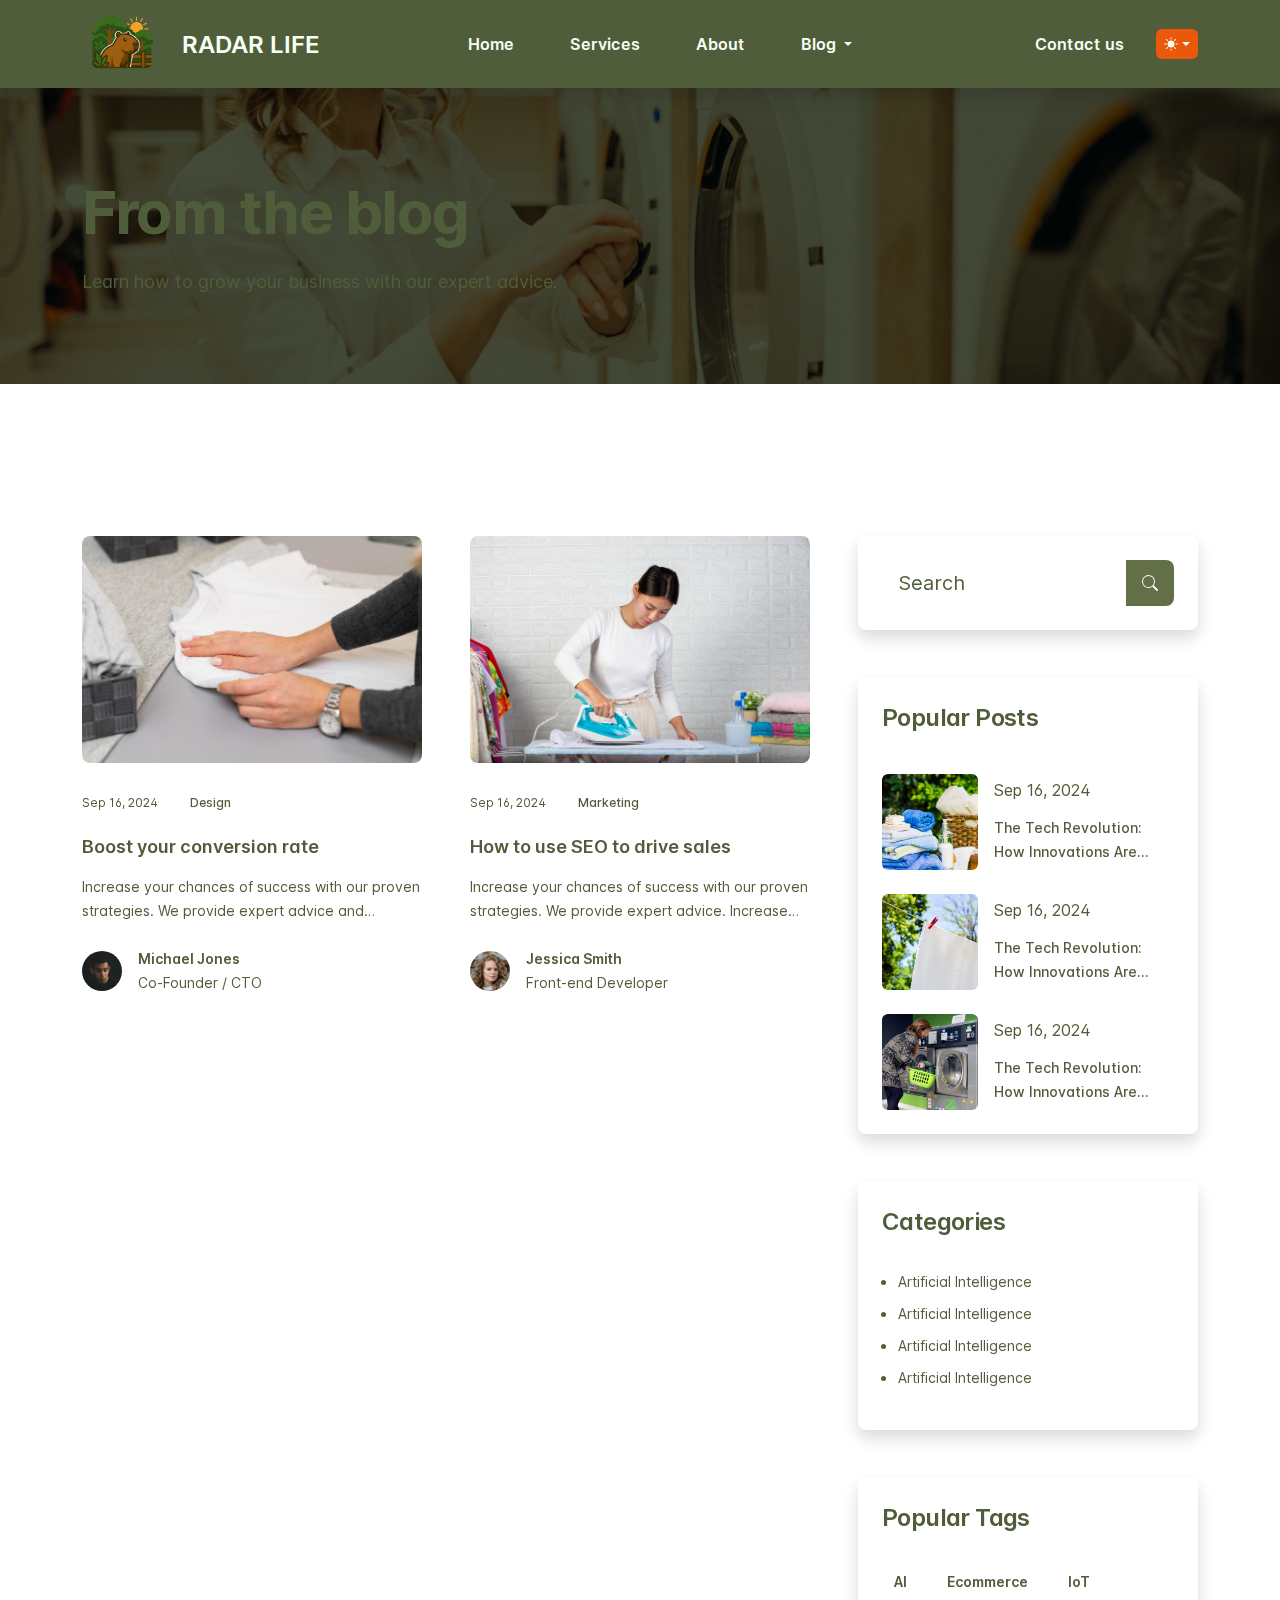
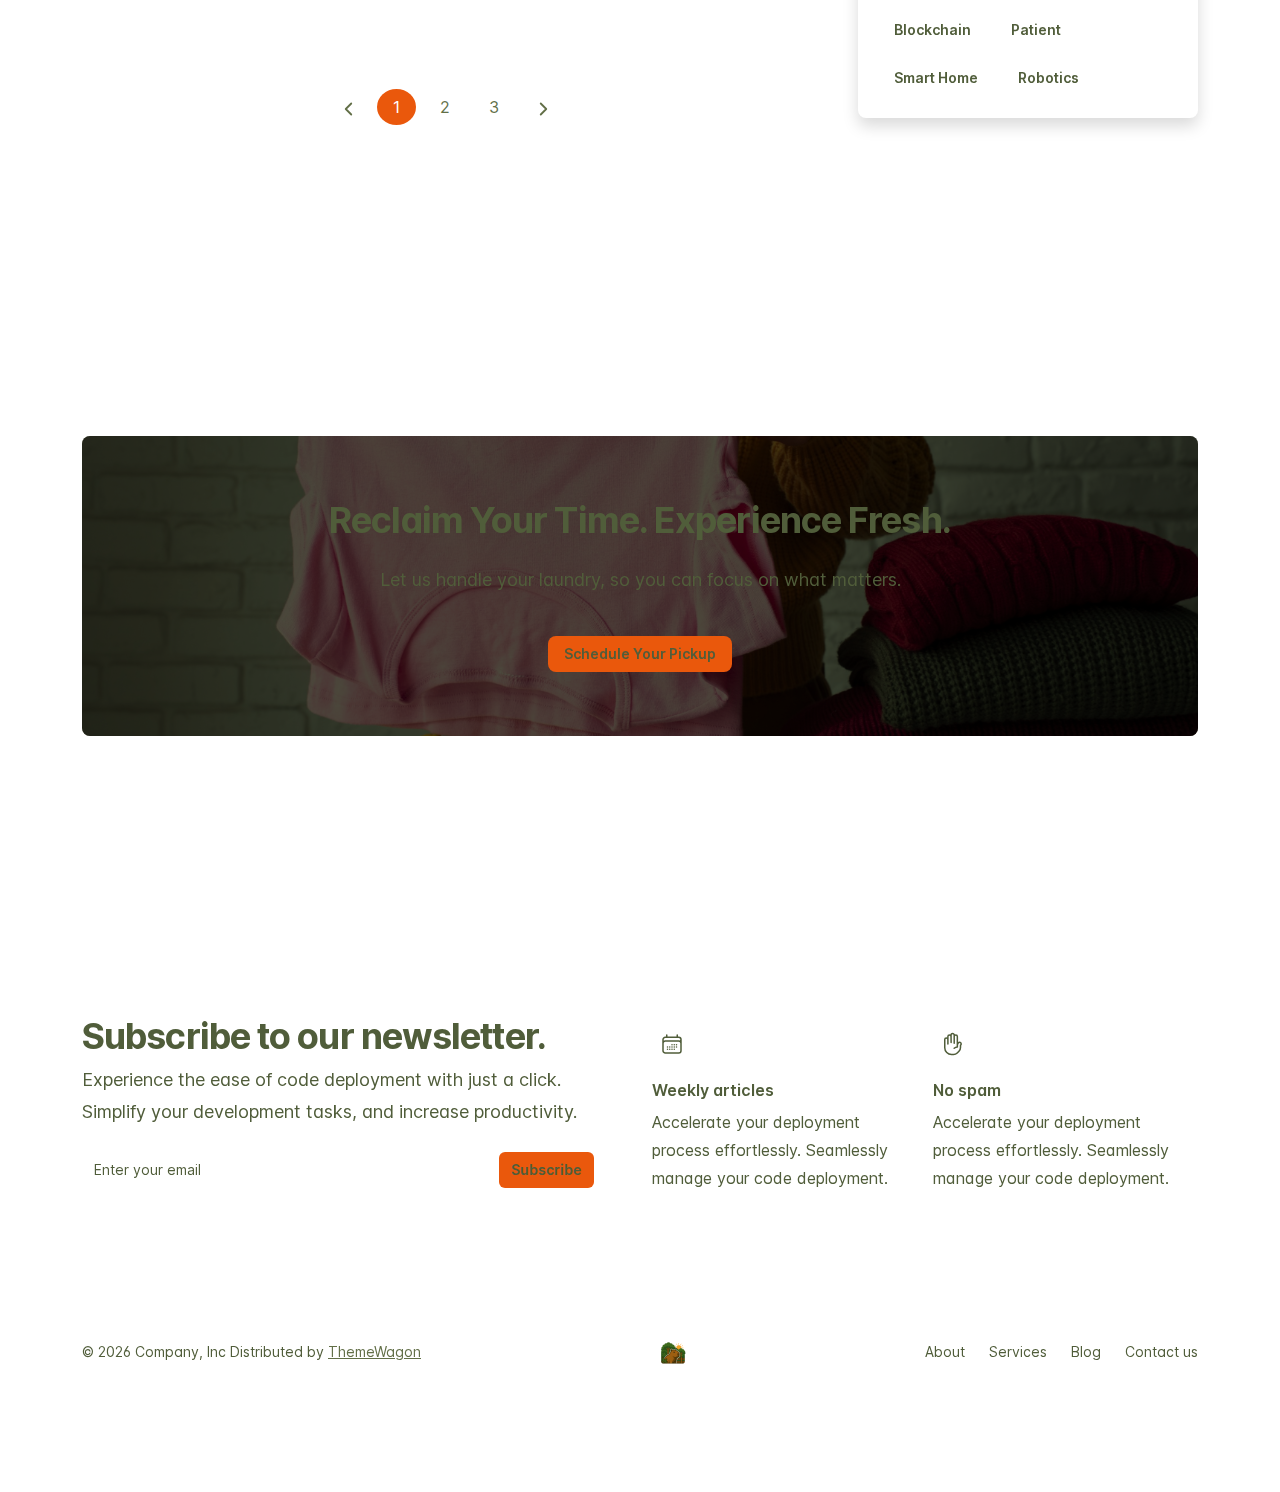
<file: blog.html>
<!doctype html>
<html lang="en" dir="ltr" data-bs-theme="auto">
<head>

    <!-- Include JavaScript for color modes -->
    <script src="./assets/js/color-modes.js"></script>

    <meta charset="utf-8">
    <meta name="viewport" content="width=device-width, initial-scale=1">

    <!-- Update the 'content' attribute to reflect the actual content description -->
    <meta name="description" content="your_description_goes_here">

    <!-- Modify the 'content' attribute to include appropriate keywords -->
    <meta name="keywords" content="your_keywords_goes_here">

    <meta name="author" content="tigmatemplate">
    <meta name="generator" content="Bootstrap">

    <!-- Change the text within the <title> tag to match the webpage's content -->
    <title> your_title_goes_here </title>

    <!-- 
        Set the website's favicon and Apple touch icon using the files in the assets/logo folder. You can change these files to your own icons by replacing them with the same names and sizes.

        Be careful if you change the site.webmanifest file, as you need to update the src attribute of the icons array to match the new path of your icon files. Otherwise, your icons may not display correctly on some devices. 
    -->
	<link rel="apple-touch-icon" sizes="180x180" href="./assets/logo/apple-touch-icon.png">
	<link rel="icon" type="image/png" sizes="32x32" href="./assets/logo/favicon-32x32.png">
	<link rel="icon" type="image/png" sizes="16x16" href="./assets/logo/favicon-16x16.png">
	<link rel="icon" type="image/x-icon" href="./assets/logo/favicon.ico">
	<link rel="manifest" href="./assets/logo/site.webmanifest">

    <!-- Stylesheets -->
    <link rel="stylesheet" href="./assets/libraries/glide/css/glide.core.min.css">
    <link rel="stylesheet" href="./assets/libraries/aos/aos.css">
    <link rel="stylesheet" href="./assets/css/main.min.css">
    <link rel="stylesheet" href="./assets/css/style.css">

    <!-- Open Graph Meta Tags for Social Sharing -->
    <!-- Update the 'title' and 'description' content below to enhance social sharing -->
    <meta property="og:title" content="your_title_goes_here">
    <meta property="og:description" content="your_description_goes_here">
    <!-- Update with actual absolute image URL like: https://example.com/main.jpg -->
    <meta property="og:image" content="your_absolute_image_url_goes_here">
    <!-- Update with the absolute URL of the content like: https://example.com/index.html -->
    <meta property="og:url" content="your_absolute_content_url_goes_here">
    <!-- Update with the type of object you’re sharing. (e.g., article, website, etc.) -->
    <meta property="og:type" content="website">
    <!-- Defines the content language -->
    <meta property="og:locale" content="en_US">

    
    <!-- X/Twitter Card Meta Tags for Social Sharing -->
    <meta name="twitter:card" content="summary_large_image">
    <!-- Update with your X/Twitter handle -->
    <meta name="twitter:site" content="@yourtwitterhandle"> 
    <!-- Update the 'title' and 'description' content below to enhance social sharing -->
    <meta name="twitter:title" content="your_title_goes_here"> 
    <meta name="twitter:description" content="your_description_goes_here">
    <!-- Update with actual absolute image URL like: https://example.com/main.jpg -->
    <meta name="twitter:image" content="your_absolute_image_url_goes_here"> 
    
    <!-- 
        The following line specifies the canonical URL for this page.
        Replace your_canonical_url_goes_here with the actual canonical URL if needed like: https://example.com/index.html
        Or just remove it!!!!
    -->
    <link rel="canonical" href="your_canonical_url_goes_here">

</head>
<body>


    <!-- loader-wrapper -->
    <div class="loader-wrapper">
        <div class="spinner-border text-primary p-5" role="status">
            <span class="visually-hidden">Loading...</span>
        </div>
    </div>



	<!-- header top -->
	<header class="navigation position-absolute w-100 bg-body-tertiary shadow border-bottom border-light border-opacity-10 rounded-bottom-3 rounded-bottom-sm-4">
	     <nav class="navbar navbar-expand-xl" aria-label="Offcanvas navbar large" style="padding: 0; ">
	        <div class="container py-1">
	            <a href="./index.html" class="navbar-brand">
	                <img src="./assets/logo/logo.png" height="60" alt="logo" style="margin-bottom: 10px;">
	            </a>
				<h4 class="px-1 home-text  rounded-3 text-base leading-6 fw-semibold" style="margin-top: 10px; font-size: 24px;">RADAR LIFE</h4>

	            <div class="dropdown ms-3 order-last">
	                <svg xmlns="http://www.w3.org/2000/svg" class="d-none">
	                    <symbol id="check2" viewBox="0 0 16 16">
	                        <path d="M13.854 3.646a.5.5 0 0 1 0 .708l-7 7a.5.5 0 0 1-.708 0l-3.5-3.5a.5.5 0 1 1 .708-.708L6.5 10.293l6.646-6.647a.5.5 0 0 1 .708 0z"/>
	                    </symbol>
	                    <symbol id="circle-half" viewBox="0 0 16 16">
	                        <path d="M8 15A7 7 0 1 0 8 1v14zm0 1A8 8 0 1 1 8 0a8 8 0 0 1 0 16z"/>
	                    </symbol>
	                    <symbol id="moon-stars-fill" viewBox="0 0 16 16">
	                        <path d="M6 .278a.768.768 0 0 1 .08.858 7.208 7.208 0 0 0-.878 3.46c0 4.021 3.278 7.277 7.318 7.277.527 0 1.04-.055 1.533-.16a.787.787 0 0 1 .81.316.733.733 0 0 1-.031.893A8.349 8.349 0 0 1 8.344 16C3.734 16 0 12.286 0 7.71 0 4.266 2.114 1.312 5.124.06A.752.752 0 0 1 6 .278z"/>
	                        <path d="M10.794 3.148a.217.217 0 0 1 .412 0l.387 1.162c.173.518.579.924 1.097 1.097l1.162.387a.217.217 0 0 1 0 .412l-1.162.387a1.734 1.734 0 0 0-1.097 1.097l-.387 1.162a.217.217 0 0 1-.412 0l-.387-1.162A1.734 1.734 0 0 0 9.31 6.593l-1.162-.387a.217.217 0 0 1 0-.412l1.162-.387a1.734 1.734 0 0 0 1.097-1.097l.387-1.162zM13.863.099a.145.145 0 0 1 .274 0l.258.774c.115.346.386.617.732.732l.774.258a.145.145 0 0 1 0 .274l-.774.258a1.156 1.156 0 0 0-.732.732l-.258.774a.145.145 0 0 1-.274 0l-.258-.774a1.156 1.156 0 0 0-.732-.732l-.774-.258a.145.145 0 0 1 0-.274l.774-.258c.346-.115.617-.386.732-.732L13.863.1z"/>
	                    </symbol>
	                    <symbol id="sun-fill" viewBox="0 0 16 16">
	                        <path d="M8 12a4 4 0 1 0 0-8 4 4 0 0 0 0 8zM8 0a.5.5 0 0 1 .5.5v2a.5.5 0 0 1-1 0v-2A.5.5 0 0 1 8 0zm0 13a.5.5 0 0 1 .5.5v2a.5.5 0 0 1-1 0v-2A.5.5 0 0 1 8 13zm8-5a.5.5 0 0 1-.5.5h-2a.5.5 0 0 1 0-1h2a.5.5 0 0 1 .5.5zM3 8a.5.5 0 0 1-.5.5h-2a.5.5 0 0 1 0-1h2A.5.5 0 0 1 3 8zm10.657-5.657a.5.5 0 0 1 0 .707l-1.414 1.415a.5.5 0 1 1-.707-.708l1.414-1.414a.5.5 0 0 1 .707 0zm-9.193 9.193a.5.5 0 0 1 0 .707L3.05 13.657a.5.5 0 0 1-.707-.707l1.414-1.414a.5.5 0 0 1 .707 0zm9.193 2.121a.5.5 0 0 1-.707 0l-1.414-1.414a.5.5 0 0 1 .707-.707l1.414 1.414a.5.5 0 0 1 0 .707zM4.464 4.465a.5.5 0 0 1-.707 0L2.343 3.05a.5.5 0 1 1 .707-.707l1.414 1.414a.5.5 0 0 1 0 .708z"/>
	                    </symbol>
	                </svg>

	                <button class="btn btn-primary home-text btn-sm rounded dropdown-toggle d-flex align-items-center"
	                    id="bd-theme" type="button" aria-expanded="false" data-bs-toggle="dropdown"
	                    aria-label="Toggle theme (auto)">
	                    <svg fill="currentColor" class="bi my-1 theme-icon-active" width="1em" height="1em"><use href="#circle-half"></use></svg>
	                    <span class="visually-hidden" id="bd-theme-text">Toggle theme</span>
	                </button>

	                <ul class="p-1 dropdown-menu dropdown-menu-end dropdown-menu-hover end-0 rounded-3 shadow bg-dark"
	                    style="--bs-dropdown-min-width: 9rem;" aria-labelledby="bd-theme-text">

	                    <li style="color: var(--bs-tertiary-bg);">
	                        <svg xmlns="http://www.w3.org/2000/svg" width="20" height="20" fill="currentColor"
	                            class="mt-n1 d-inline-block position-absolute top-0 end-0 translate-middle" viewBox="0 0 16 16">
	                            <path class="carret-dropdown-path" d="m7.247 4.86-4.796 5.481c-.566.647-.106 1.659.753 1.659h9.592a1 1 0 0 0 .753-1.659l-4.796-5.48a1 1 0 0 0-1.506 0z"/>
	                        </svg>
	                    </li>

	                    <li>
	                        <button type="button" class="dropdown-item d-flex align-items-center rounded-1 home-text" data-bs-theme-value="light" aria-pressed="false">
	                            <svg fill="currentColor" class="bi me-2 theme-icon" width="1em" height="1em"><use href="#sun-fill"></use></svg>
	                            Light
	                            <svg fill="currentColor" class="bi ms-auto d-none active-check" width="1em" height="1em"><use href="#check2"></use></svg>
	                        </button>
	                    </li>

	                    <li>
	                        <button type="button" class="my-1 dropdown-item d-flex align-items-center rounded-1 home-text" data-bs-theme-value="dark" aria-pressed="false">
	                            <svg fill="currentColor" class="bi me-2 theme-icon" width="1em" height="1em"><use href="#moon-stars-fill"></use></svg>
	                            Dark
	                            <svg fill="currentColor" class="bi ms-auto d-none active-check" width="1em" height="1em"><use href="#check2"></use></svg>
	                        </button>
	                    </li>

	                    <li>
	                        <button type="button" class="dropdown-item d-flex align-items-center rounded-1 active home-text" data-bs-theme-value="auto" aria-pressed="true">
	                            <svg fill="currentColor" class="bi me-2 theme-icon" width="1em" height="1em"><use href="#circle-half"></use></svg>
	                            Auto
	                            <svg fill="currentColor" class="bi ms-auto d-none active-check" width="1em" height="1em"><use href="#check2"></use></svg>
	                        </button>
	                    </li>
	                </ul>
	            </div>

	            <button class="navbar-toggler ms-auto" type="button" data-bs-toggle="offcanvas" data-bs-target="#offcanvasNavbar2" aria-controls="offcanvasNavbar2" aria-label="Toggle navigation">
	                <span class="navbar-toggler-icon"></span>
	            </button>

	            <div class="offcanvas offcanvas-end border-0 rounded-start-0 rounded-start-sm-4" tabindex="-1" id="offcanvasNavbar2" aria-labelledby="offcanvasNavbar2Label">
	                <div class="offcanvas-header" style="padding: 2rem 2rem 1.5rem 2rem;">
	                    <h5 class="offcanvas-title m-0" id="offcanvasNavbar2Label">
	                        <a class="navbar-brand" href="javascript:;">
	                            <img src="./assets/logo/logo.png" height="32" alt="logo">
	                        </a>
	                    </h5>
	                    <button type="button" class="btn-close home-text" data-bs-dismiss="offcanvas" aria-label="Close"></button>
	                </div>

	                <div class="offcanvas-body">
	                    <ul class="navbar-nav align-items-xl-center flex-grow-1 column-gap-4 row-gap-4 row-gap-xl-2">
	                        <li class="nav-item ms-xl-auto">
	                            <a href="./index.html" class="px-3  home-text bg-body-secondary-hover nav-link rounded-3 text-base leading-6 fw-semibold" aria-current="page">
	                                Home
	                            </a>
	                        </li>

	                        <li class="nav-item">
	                            <a href="./services.html" class="px-3  home-text bg-body-secondary-hover nav-link rounded-3 text-base leading-6 fw-semibold">
	                                Services
	                            </a>
	                        </li>

	                        <li class="nav-item">
	                            <a href="./about.html" class="px-3  home-text bg-body-secondary-hover nav-link rounded-3 text-base leading-6 fw-semibold">
	                                About
	                            </a>
	                        </li>

	                        <li class="nav-item">
					            <div class="dropdown">
								    <button class="btn w-100 text-start dropdown-toggle px-3  home-text bg-body-secondary-hover nav-link rounded-3 text-base leading-6 fw-semibold " type="button" data-bs-toggle="dropdown" aria-expanded="false">
								        Blog
								    </button>
								    <ul class="dropdown-menu dropdown-menu-end dropdown-menu-hover end-0 text-sm shadow bg-dark" style="--bs-dropdown-min-width: 9rem;">
								    	<li class="d-none d-xl-block" style="color: var(--bs-tertiary-bg);">
					                        <svg xmlns="http://www.w3.org/2000/svg" width="20" height="20" fill="currentColor"
					                            class="mt-n1 d-inline-block position-absolute top-0 end-0 translate-middle" viewBox="0 0 16 16">
					                            <path class="carret-dropdown-path" d="m7.247 4.86-4.796 5.481c-.566.647-.106 1.659.753 1.659h9.592a1 1 0 0 0 .753-1.659l-4.796-5.48a1 1 0 0 0-1.506 0z"/>
					                        </svg>
					                    </li>
								        <li>
								        	<a class="dropdown-item  home-text bg-body-secondary-hover py-2 text-base leading-6 fw-semibold" href="./blog.html"> 
								        		Blog page 
								        	</a>
								        </li>
								        <li>
								        	<a class="dropdown-item  home-text bg-body-secondary-hover py-2 text-base leading-6 fw-semibold" href="./blog-post.html"> 
								        		Blog post 
								        	</a>
								        </li>
								        <li>
								        	<a class="dropdown-item  home-text bg-body-secondary-hover py-2 text-base leading-6 fw-semibold" href="./blog-author.html"> 	Author page 
								        	</a>
								        </li>
								    </ul>
								</div>
	                        </li>

	                        <li class="nav-item ms-xl-auto">
	                            <a href="./contact.html" class="px-3  home-text bg-body-secondary-hover border nav-link rounded-3 text-base leading-6 fw-semibold text-center">
	                                Contact us
	                            </a>
	                        </li>
	                    </ul>
	                </div>
	            </div>
	        </div>
	    </nav>
	</header>



	<!-- header body -->
	<div class="overflow-hidden py-9 py-xl-10 position-relative">
	   	<img src="./assets/img/bg/bg1.jpg" class="position-absolute z-n1 top-0 h-100 w-100 object-fit-cover" alt="Meeting">

	   	<div class="position-absolute z-n1 top-0 h-100 w-100 bg-dark"
	        style="opacity: 0.85; mix-blend-mode: multiply; filter: contrast(1.15) brightness(0.85);">
	    </div>

	    <div class="position-absolute z-0 top-0 h-100 w-100">
		    <div class="container h-100 d-flex align-items-center">
                <div class="max-w-2xl mx-auto mx-xl-0 text-center text-xl-start">
                    <h1 class="m-0 mt-7 text-white tracking-tight text-6xl fw-bold" data-aos-delay="0" data-aos="fade" data-aos-duration="3000">
                        From the blog
                    </h1>
                    <p class="m-0 mt-4 text-white text-lg leading-8" data-aos-delay="100" data-aos="fade" data-aos-duration="3000">
                        Learn how to grow your business with our expert advice.
                    </p>
                </div>
		    </div>
	    </div>
	</div>	



	<div class="overflow-hidden py-6 py-sm-7 py-xl-8">
		<div class="container">
			<div class="row gx-xl-5 justify-content-between">
				<div class="col-12 col-xl-8">
		            <div class="row row-cols-1 row-cols-md-2 gy-5 gx-md-5 justify-content-center justify-content-xl-between">
		                <div class="col pt-5 pt-xl-4" data-aos-delay="0" data-aos="fade" data-aos-duration="3000">
		                    <article class="d-flex max-w-xl mx-auto mx-xl-0 flex-column align-items-start justify-content-between">
		                        <div class="position-relative w-100">
		                            <div class="ratio" style="--bs-aspect-ratio: 66.66%;">
		                                <img src="./assets/img/bg/bg2.jpg" class="object-fit-cover rounded-3" alt="Blog image" loading="lazy">
		                            </div>
		                        </div>

		                        <div class="mt-4 d-flex align-items-center column-gap-3 text-xs">
		                            <time datetime="2024-09-16" class="text-body-tertiary">
		                                Sep 16, 2024
		                            </time>
		                            <a href="javascript:;" class="px-3 py-2 text-body-secondary bg-body-tertiary position-relative z-1 rounded-pill text-decoration-none fw-medium">
		                                Design
		                            </a>
		                        </div>

		                        <div class="position-relative">
		                            <h3 class="m-0 mt-3 text-lg leading-6 fw-semibold">
		                                <a href="javascript:;" class="text-body-emphasis text-body-secondary-hover text-decoration-none stretched-link">
		                                    Boost your conversion rate
		                                </a>
		                            </h3>
		                            <p class="m-0 mt-3 text-body-secondary line-clamp-2 text-sm leading-6">
		                                Increase your chances of success with our proven strategies. We provide expert advice and practical tips to help you
		                            </p>
		                        </div>

		                        <div class="mt-4 position-relative d-flex align-items-center column-gap-3">
		                            <img src="./assets/img/small-team/st1.jpg" alt="Author face" class="rounded-circle" width="40" height="40" loading="lazy">

		                            <div class="text-sm leading-6">
		                                <p class="m-0 fw-semibold">
		                                    <a href="javascript:;" class="text-body-emphasis text-decoration-none stretched-link">
		                                        Michael Jones
		                                    </a>
		                                </p>
		                                <p class="m-0 text-body-secondary">
		                                    Co-Founder / CTO
		                                </p>
		                            </div>
		                        </div>
		                    </article>
		                </div>

		                <div class="col pt-5 pt-xl-4" data-aos-delay="100" data-aos="fade" data-aos-duration="3000">
		                    <article class="d-flex max-w-xl mx-auto mx-xl-0 flex-column align-items-start justify-content-between">
		                        <div class="position-relative w-100">
		                            <div class="ratio" style="--bs-aspect-ratio: 66.66%;">
		                                <img src="./assets/img/bg/bg3.jpg" class="object-fit-cover rounded-3" alt="Blog image" loading="lazy">
		                            </div>
		                        </div>

		                        <div class="mt-4 d-flex align-items-center column-gap-3 text-xs">
		                            <time datetime="2024-09-16" class="text-body-tertiary">
		                                Sep 16, 2024
		                            </time>
		                            <a href="javascript:;" class="px-3 py-2 text-body-secondary bg-body-tertiary position-relative z-1 rounded-pill text-decoration-none fw-medium">
		                                Marketing 
		                            </a>
		                        </div>

		                        <div class="position-relative">
		                            <h3 class="m-0 mt-3 text-lg leading-6 fw-semibold">
		                                <a href="javascript:;" class="text-body-emphasis text-body-secondary-hover text-decoration-none stretched-link">
		                                    How to use SEO to drive sales
		                                </a>
		                            </h3>
		                            <p class="m-0 mt-3 text-body-secondary line-clamp-2 text-sm leading-6">
		                                Increase your chances of success with our proven strategies. We provide expert advice. Increase your chances of success with our proven strategies. We provide expert advice. Increase your chances of success with our proven strategies.
		                            </p>
		                        </div>

		                        <div class="mt-4 position-relative d-flex align-items-center column-gap-3">
		                            <img src="./assets/img/small-team/st2.jpg" alt="Author face" class="rounded-circle" width="40" height="40" loading="lazy">

		                            <div class="text-sm leading-6">
		                                <p class="m-0 fw-semibold">
		                                    <a href="javascript:;" class="text-body-emphasis text-decoration-none stretched-link">
		                                        Jessica Smith
		                                    </a>
		                                </p>
		                                <p class="m-0 text-body-secondary">
		                                    Front-end Developer
		                                </p>
		                            </div>
		                        </div>
		                    </article>
		                </div>

		                <div class="col pt-5 pt-xl-4" data-aos-delay="0" data-aos="fade" data-aos-duration="3000">
		                    <article class="d-flex max-w-xl mx-auto mx-xl-0 flex-column align-items-start justify-content-between">
		                        <div class="position-relative w-100">
		                            <div class="ratio" style="--bs-aspect-ratio: 66.66%;">
		                                <img src="./assets/img/bg/bg4.jpg" class="object-fit-cover rounded-3" alt="Blog image" loading="lazy">
		                            </div>
		                        </div>

		                        <div class="mt-4 d-flex align-items-center column-gap-3 text-xs">
		                            <time datetime="2024-09-16" class="text-body-tertiary">
		                                Sep 16, 2024
		                            </time>
		                            <a href="javascript:;" class="px-3 py-2 text-body-secondary bg-body-tertiary position-relative z-1 rounded-pill text-decoration-none fw-medium">
		                                Developement 
		                            </a>
		                        </div>

		                        <div class="position-relative">
		                            <h3 class="m-0 mt-3 text-lg leading-6 fw-semibold">
		                                <a href="javascript:;" class="text-body-emphasis text-body-secondary-hover text-decoration-none stretched-link">
		                                    Improve your customer experience
		                                </a>
		                            </h3>
		                            <p class="m-0 mt-3 text-body-secondary line-clamp-2 text-sm leading-6">
		                                Increase your chances of success with our proven strategies. We provide expert advice and practical tips to help you
		                            </p>
		                        </div>

		                        <div class="mt-4 position-relative d-flex align-items-center column-gap-3">
		                            <img src="./assets/img/small-team/st3.jpg" alt="Author face" class="rounded-circle" width="40" height="40" loading="lazy">

		                            <div class="text-sm leading-6">
		                                <p class="m-0 fw-semibold">
		                                    <a href="javascript:;" class="text-body-emphasis text-decoration-none stretched-link">
		                                        David Wilson
		                                    </a>
		                                </p>
		                                <p class="m-0 text-body-secondary">
		                                    Director of Product
		                                </p>
		                            </div>
		                        </div>
		                    </article>
		                </div>

		                <div class="col pt-5 pt-xl-4" data-aos-delay="100" data-aos="fade" data-aos-duration="3000">
		                    <article class="d-flex max-w-xl mx-auto mx-xl-0 flex-column align-items-start justify-content-between">
		                        <div class="position-relative w-100">
		                            <div class="ratio" style="--bs-aspect-ratio: 66.66%;">
		                                <img src="./assets/img/bg/bg5.jpg" class="object-fit-cover rounded-3" alt="Blog image" loading="lazy">
		                            </div>
		                        </div>

		                        <div class="mt-4 d-flex align-items-center column-gap-3 text-xs">
		                            <time datetime="2024-09-16" class="text-body-tertiary">
		                                Sep 16, 2024
		                            </time>
		                            <a href="javascript:;" class="px-3 py-2 text-body-secondary bg-body-tertiary position-relative z-1 rounded-pill text-decoration-none fw-medium">
		                                Developement 
		                            </a>
		                        </div>

		                        <div class="position-relative">
		                            <h3 class="m-0 mt-3 text-lg leading-6 fw-semibold">
		                                <a href="javascript:;" class="text-body-emphasis text-body-secondary-hover text-decoration-none stretched-link">
		                                    Improve your customer experience
		                                </a>
		                            </h3>
		                            <p class="m-0 mt-3 text-body-secondary line-clamp-2 text-sm leading-6">
		                                Increase your chances of success with our proven strategies. We provide expert advice and practical tips to help you
		                            </p>
		                        </div>

		                        <div class="mt-4 position-relative d-flex align-items-center column-gap-3">
		                            <img src="./assets/img/small-team/st4.jpg" alt="Author face" class="rounded-circle" width="40" height="40" loading="lazy">

		                            <div class="text-sm leading-6">
		                                <p class="m-0 fw-semibold">
		                                    <a href="javascript:;" class="text-body-emphasis text-decoration-none stretched-link">
		                                        David Wilson
		                                    </a>
		                                </p>
		                                <p class="m-0 text-body-secondary">
		                                    Director of Product
		                                </p>
		                            </div>
		                        </div>
		                    </article>
		                </div>      
		            </div>

					<!-- pagination -->
					<div class="pt-9 pb-6">
						<div class="container">
							<nav aria-label="Page navigation example">
								<ul class="pagination justify-content-center">
									<li class="page-item">
										<a class="page-link rounded-circle p-2 m-1" href="javascript:;" aria-label="Previous">
											<svg xmlns="http://www.w3.org/2000/svg" width="25" height="22" viewBox="0 0 24 24" fill="none" class="rtl-flip" stroke="currentColor" stroke-width="2" stroke-linecap="round" stroke-linejoin="round"><polyline points="15 18 9 12 15 6"></polyline></svg>
										</a>
									</li>
									<li class="page-item active">
										<a class="page-link rounded-circle py-2 px-3 m-1" href="javascript:;">1</a>
									</li>
									<li class="page-item">
										<a class="page-link rounded-circle py-2 px-3 m-1" href="javascript:;">2</a>
									</li>
									<li class="page-item">
										<a class="page-link rounded-circle py-2 px-3 m-1" href="javascript:;">3</a>
									</li>
									<li class="page-item">
										<a class="page-link rounded-circle p-2 m-1" href="javascript:;" aria-label="Next">
											<svg xmlns="http://www.w3.org/2000/svg" width="25" height="22" viewBox="0 0 24 24" fill="none" class="rtl-flip" stroke="currentColor" stroke-width="2" stroke-linecap="round" stroke-linejoin="round"><polyline points="9 18 15 12 9 6"></polyline></svg>
										</a>
									</li>
								</ul>
							</nav>
						</div>
					</div>
				</div>

				<div class="col-12 col-xl-4">
					<div class="max-w-xl mx-auto mx-xl-0 pt-5 pt-xl-0">
						<div class="mt-4">
							<div class="p-4 shadow rounded-3 bg-body-tertiary">
								<div class="input-group flex-nowrap input-group-lg">
									<input type="text" class="form-control" placeholder="Search" aria-label="Username" aria-describedby="addon-wrapping">
									<span class="input-group-text bg-primary text-light" id="addon-wrapping">
										<svg xmlns="http://www.w3.org/2000/svg" width="16" height="16" fill="currentColor" class="bi bi-search" viewBox="0 0 16 16">
											<path d="M11.742 10.344a6.5 6.5 0 1 0-1.397 1.398h-.001c.03.04.062.078.098.115l3.85 3.85a1 1 0 0 0 1.415-1.414l-3.85-3.85a1.007 1.007 0 0 0-.115-.1zM12 6.5a5.5 5.5 0 1 1-11 0 5.5 5.5 0 0 1 11 0z"/>
										</svg>
									</span>
								</div>
							</div>
						</div>

						<div class="mt-5">
							<div class="p-4 shadow rounded-3 bg-body-tertiary">
								<h3 class="text-body-emphasis text-2xl tracking-tight fw-semibold">
									Popular Posts
								</h3>

								<hr class="text-body-emphasis opacity-10">

								<a href="javascript:;" class="d-flex align-items-center mt-4 text-body link-offset-2 link-underline link-underline-opacity-0 link-underline-opacity-25-hover">
									<div class="p-5 position-relative">
										<img src="./assets/img/bg/bg7.jpg" class="position-absolute top-0 start-0 h-100 w-100 object-fit-cover rounded" loading="lazy" alt="Meeting">
									</div>

									<div class="ps-3">
										<time datetime="2024-09-16" class="d-block text-body-tertiary">
			                                Sep 16, 2024
			                            </time>
										<h6 class="m-0 mt-3 text-body-secondary line-clamp-2 text-sm leading-6">
											The Tech Revolution: How Innovations Are Changing
										</h6>
									</div>
								</a>

								<a href="javascript:;" class="d-flex align-items-center mt-4 text-body link-offset-2 link-underline link-underline-opacity-0 link-underline-opacity-25-hover">
									<div class="p-5 position-relative">
										<img src="./assets/img/bg/bg8.jpg" class="position-absolute top-0 start-0 h-100 w-100 object-fit-cover rounded" loading="lazy" alt="Meeting">
									</div>

									<div class="ps-3">
										<time datetime="2024-09-16" class="d-block text-body-tertiary">
			                                Sep 16, 2024
			                            </time>
										<h6 class="m-0 mt-3 text-body-secondary line-clamp-2 text-sm leading-6">
											The Tech Revolution: How Innovations Are Changing
										</h6>
									</div>
								</a>

								<a href="javascript:;" class="d-flex align-items-center mt-4 text-body link-offset-2 link-underline link-underline-opacity-0 link-underline-opacity-25-hover">
									<div class="p-5 position-relative">
										<img src="./assets/img/bg/bg9.jpg" class="position-absolute top-0 start-0 h-100 w-100 object-fit-cover rounded" loading="lazy" alt="Meeting">
									</div>

									<div class="ps-3">
										<time datetime="2024-09-16" class="d-block text-body-tertiary">
			                                Sep 16, 2024
			                            </time>
										<h6 class="m-0 mt-3 text-body-secondary line-clamp-2 text-sm leading-6">
											The Tech Revolution: How Innovations Are Changing
										</h6>
									</div>
								</a>
							</div>
						</div>

						<div class="mt-5">
							<div class="p-4 shadow rounded-3 bg-body-tertiary">
								<h3 class="text-body-emphasis text-2xl tracking-tight fw-semibold">
									Categories
								</h3>

								<hr class="text-body-secondary opacity-10">

								<ul class="ps-3 text-body-secondary">
									<li class="mt-2">
										<a href="javascript:;" class="text-body-secondary link-offset-2 link-underline link-underline-opacity-0 link-underline-opacity-25-hover text-sm leading-6">
											Artificial Intelligence
										</a>
									</li>
									<li class="mt-2">
										<a href="javascript:;" class="text-body-secondary link-offset-2 link-underline link-underline-opacity-0 link-underline-opacity-25-hover text-sm leading-6">
											Artificial Intelligence
										</a>
									</li>
									<li class="mt-2">
										<a href="javascript:;" class="text-body-secondary link-offset-2 link-underline link-underline-opacity-0 link-underline-opacity-25-hover text-sm leading-6">
											Artificial Intelligence
										</a>
									</li>
									<li class="mt-2">
										<a href="javascript:;" class="text-body-secondary link-offset-2 link-underline link-underline-opacity-0 link-underline-opacity-25-hover text-sm leading-6">
											Artificial Intelligence
										</a>
									</li>
								</ul>
							</div>
						</div>

						<div class="mt-5">
							<div class="p-4 shadow rounded-3 bg-body-tertiary">
								<h3 class="text-body-emphasis text-2xl tracking-tight fw-semibold">
									Popular Tags
								</h3>
								<hr class="text-body-emphasis opacity-10">

								<div class="d-flex flex-wrap gap-3">
									<button class="btn text-body-tertiary border bg-body-secondary-hover text-sm fw-semibold">
										AI
									</button>
									<button class="btn text-body-tertiary border bg-body-secondary-hover text-sm fw-semibold">
										Ecommerce
									</button>
									<button class="btn text-body-tertiary border bg-body-secondary-hover text-sm fw-semibold">
										IoT
									</button>
									<button class="btn text-body-tertiary border bg-body-secondary-hover text-sm fw-semibold">
										Blockchain
									</button>
									<button class="btn text-body-tertiary border bg-body-secondary-hover text-sm fw-semibold">
										Patient
									</button>
									<button class="btn text-body-tertiary border bg-body-secondary-hover text-sm fw-semibold">
										Smart Home
									</button>
									<button class="btn text-body-tertiary border bg-body-secondary-hover text-sm fw-semibold">
										Robotics
									</button>
								</div>
							</div>
						</div>
					</div>
				</div>
			</div>
		</div>
	</div>



	<!-- Call to action -->
	<div class="pb-9 pt-7">
		<div class="container">
			<div class="py-6 position-relative text-white rounded-3">
				<img src="./assets/img/bg/bg10.jpg" class="position-absolute z-n1 top-0 h-100 w-100 object-fit-cover rounded-3" loading="lazy" alt="Meeting">

			   	<div class="position-absolute z-n1 top-0 h-100 w-100 bg-dark rounded-3"
			        style="opacity: 0.85; mix-blend-mode: multiply; filter: contrast(1.15) brightness(0.85);">
			    </div>

				<div class="px-6">
					<div class="mx-auto max-w-2xl">
						<h2 class="m-0 tracking-tight text-4xl fw-bold text-center">
							Reclaim Your Time. Experience Fresh.
						</h2>
						<p class="m-0 mt-4 text-lg leading-8 text-center">
							Let us handle your laundry, so you can focus on what matters.
						</p>
						<div class="mt-4 pt-3 text-center">
							<a href="javascript:;" class="btn btn-lg btn-primary text-white text-sm fw-semibold">
								Schedule Your Pickup
							</a>
						</div>
					</div>
				</div>
			</div>
		</div>
	</div>



	<footer class="overflow-hidden py-6 py-sm-7 py-xl-8 bg-body-tertiary">
	    <div class="container">
	        <div class="row gy-5">
	            <div class="col-12 col-xl-6">
	                <div class="pb-3 max-w-lg position-relative">
	                    <form method="post" target="_blank" novalidate class="mc-embedded-subscribe-form">

	                        <h2 class="text-body-emphasis leading-6 text-4xl tracking-tight fw-bold">
	                            Subscribe to our newsletter.
	                        </h2>
	                        <p class="m-0 mt-3 text-body-secondary text-lg leading-8">
	                            Experience the ease of code deployment with just a click. Simplify your development tasks, and increase productivity.
	                        </p>

	                        <div class="mt-4 mb-2 d-flex flex-column flex-sm-row w-100 gap-2 js-form-inputs">
	                            <label for="emailSubscribe1" class="visually-hidden">Email address</label>
	                            <input type="email" name="EMAIL" id="emailSubscribe1" value="" class="form-control leading-6 text-sm max-w-xl" placeholder="Enter your email">
	                            <button type="submit" name="subscribe" class="btn btn-primary text-white fw-semibold text-sm">Subscribe</button>
	                        </div>

	                        <!-- This div is related to Mailchimp integration and handled by a function in our scripts.js file, so no need to worry about it. -->
	                        <div style="position: absolute; left: -5000px;" aria-hidden="true">
	                            <input type="text" class="js-validate-robot" name="b_a4752870f583bb49a02427b3c_143fa46c21" tabindex="-1" value="">
	                        </div>

	                        <!-- response -->
	                        <div class="js-subscribe-response"></div>

	                    </form>
	                </div>
	            </div>

	            <div class="col-12 col-xl-6">
	                <div class="row row-cols-1 row-cols-sm-2 gx-3 gy-5">
	                    <div class="d-flex flex-column align-items-start">
	                        <div class="p-2 bg-body-tertiary rounded-3 border">
	                            <svg class="text-body-emphasis" width="24" height="24" fill="none" viewBox="0 0 24 24" stroke-width="1.5" stroke="currentColor" aria-hidden="true">
	                                <path stroke-linecap="round" stroke-linejoin="round" d="M6.75 3v2.25M17.25 3v2.25M3 18.75V7.5a2.25 2.25 0 012.25-2.25h13.5A2.25 2.25 0 0121 7.5v11.25m-18 0A2.25 2.25 0 005.25 21h13.5A2.25 2.25 0 0021 18.75m-18 0v-7.5A2.25 2.25 0 015.25 9h13.5A2.25 2.25 0 0121 11.25v7.5m-9-6h.008v.008H12v-.008zM12 15h.008v.008H12V15zm0 2.25h.008v.008H12v-.008zM9.75 15h.008v.008H9.75V15zm0 2.25h.008v.008H9.75v-.008zM7.5 15h.008v.008H7.5V15zm0 2.25h.008v.008H7.5v-.008zm6.75-4.5h.008v.008h-.008v-.008zm0 2.25h.008v.008h-.008V15zm0 2.25h.008v.008h-.008v-.008zm2.25-4.5h.008v.008H16.5v-.008zm0 2.25h.008v.008H16.5V15z" />
	                            </svg>
	                        </div>
	                        <div class="m-0 mt-3 text-body-emphasis fw-semibold">
	                            Weekly articles
	                        </div>
	                        <div class="m-0 mt-2 text-body-secondary leading-7">
	                            Accelerate your deployment process effortlessly. Seamlessly manage your code deployment.
	                        </div>
	                    </div>

	                    <div class="d-flex flex-column align-items-start">
	                        <div class="p-2 bg-body-tertiary rounded-3 border">
	                            <svg class="text-body-emphasis" width="24" height="24" fill="none" viewBox="0 0 24 24" stroke-width="1.5" stroke="currentColor" aria-hidden="true">
	                                <path stroke-linecap="round" stroke-linejoin="round" d="M10.05 4.575a1.575 1.575 0 10-3.15 0v3m3.15-3v-1.5a1.575 1.575 0 013.15 0v1.5m-3.15 0l.075 5.925m3.075.75V4.575m0 0a1.575 1.575 0 013.15 0V15M6.9 7.575a1.575 1.575 0 10-3.15 0v8.175a6.75 6.75 0 006.75 6.75h2.018a5.25 5.25 0 003.712-1.538l1.732-1.732a5.25 5.25 0 001.538-3.712l.003-2.024a.668.668 0 01.198-.471 1.575 1.575 0 10-2.228-2.228 3.818 3.818 0 00-1.12 2.687M6.9 7.575V12m6.27 4.318A4.49 4.49 0 0116.35 15m.002 0h-.002" />
	                            </svg>
	                        </div>
	                        <div class="m-0 mt-3 text-body-emphasis fw-semibold">
	                            No spam
	                        </div>
	                        <div class="m-0 mt-2 text-body-secondary leading-7">
	                            Accelerate your deployment process effortlessly. Seamlessly manage your code deployment.
	                        </div>
	                    </div>
	                </div>
	            </div>
	        </div>
	    </div>

	    

	    <div class="container">
	    	<hr class="my-6 text-body-emphasis opacity-10">

	        <div class="d-flex flex-column flex-xl-row gap-5 justify-content-between align-items-xl-center">
	            <div class="order-first order-xl-last">
	                <ul class="nav row gy-4 gx-sm-4 row-cols-2 row-cols-sm-auto">
	                    <li class="nav-item">
	                        <a href="./about.html" class="p-0 text-body-secondary nav-link leading-6 text-sm"> About </a>
	                    </li>
	                    <li class="nav-item">
	                        <a href="./services.html" class="p-0 text-body-secondary nav-link leading-6 text-sm"> Services </a>
	                    </li>
	                    <li class="nav-item">
	                        <a href="./blog.html" class="p-0 text-body-secondary nav-link leading-6 text-sm"> Blog </a>
	                    </li>
	                    <li class="nav-item">
	                        <a href="./contact.html" class="p-0 text-body-secondary nav-link leading-6 text-sm"> Contact us </a>
	                    </li>
	                </ul>
	            </div>

	            <div class="">
	                <a href="./index.html" class="link-body-emphasis d-flex align-items-center text-decoration-none">
	                    <img src="./assets/logo/logo.png" height="24" alt="logo" loading="lazy">
	                </a>
	            </div>

	            <div class="order-last order-xl-first">
	                <p class="mb-0 text-body-secondary leading-6 text-sm">
	                    © 
	                    <span class="current-year"></span> 
	                    Company, Inc Distributed by <a href="https://themewagon.com">ThemeWagon</a>
	                </p>
	            </div>
	        </div>
	    </div>  
	</footer>



	<!-- Back to top button -->
	<button type="button" class="btn btn-primary btn-back-to-top rounded-circle justify-content-center align-items-center p-2 text-white">
		<svg xmlns="http://www.w3.org/2000/svg" width="20" height="20" fill="currentColor" class="bi bi-caret-up-fill" viewBox="0 0 16 16"> <path d="m7.247 4.86-4.796 5.481c-.566.647-.106 1.659.753 1.659h9.592a1 1 0 0 0 .753-1.659l-4.796-5.48a1 1 0 0 0-1.506 0z"/> </svg>
	</button>



	<!-- Bootstrap JavaScript: Bundle with Popper -->
	<script src="./assets/libraries/bootstrap/js/bootstrap.bundle.min.js"></script>
	<script src="./assets/libraries/glide/glide.min.js"></script>
	<script src="./assets/libraries/aos/aos.js"></script>
	<script src="./assets/js/scripts.js"></script>



</body>
</html>
</file>
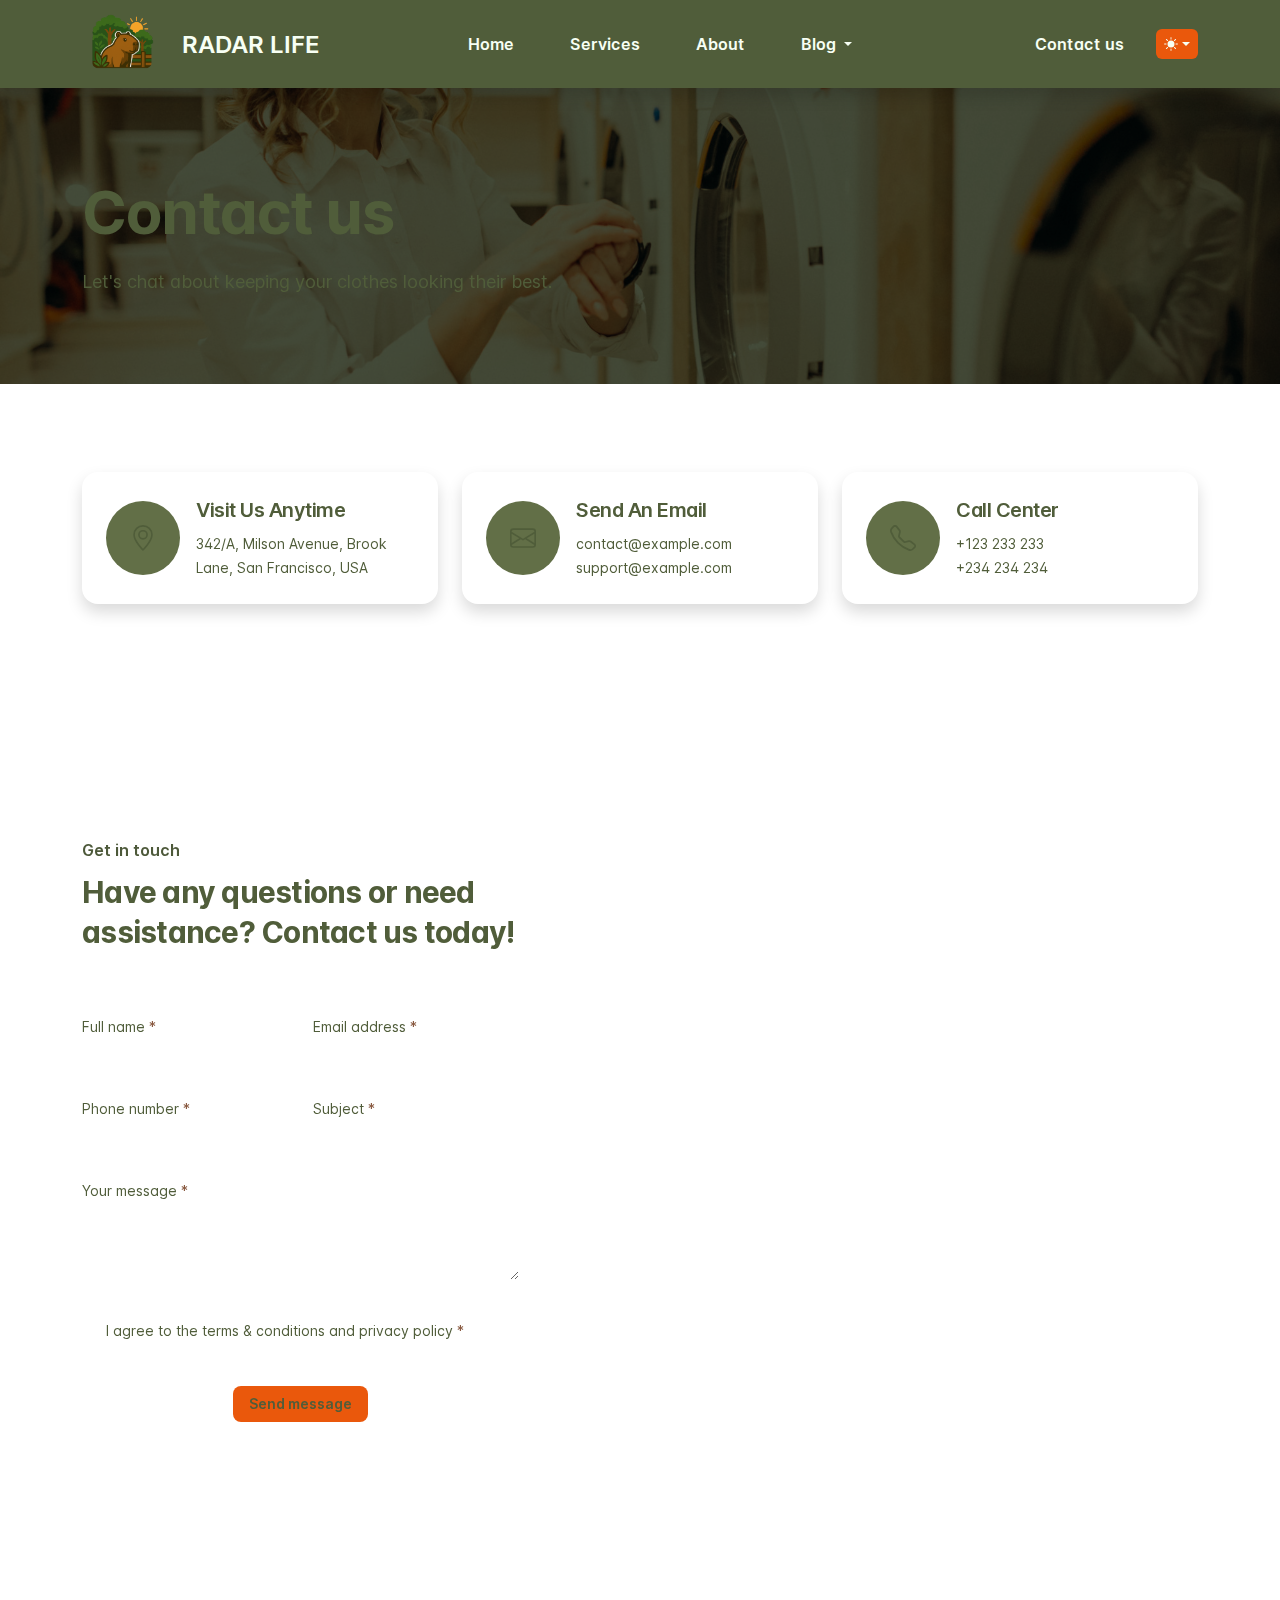
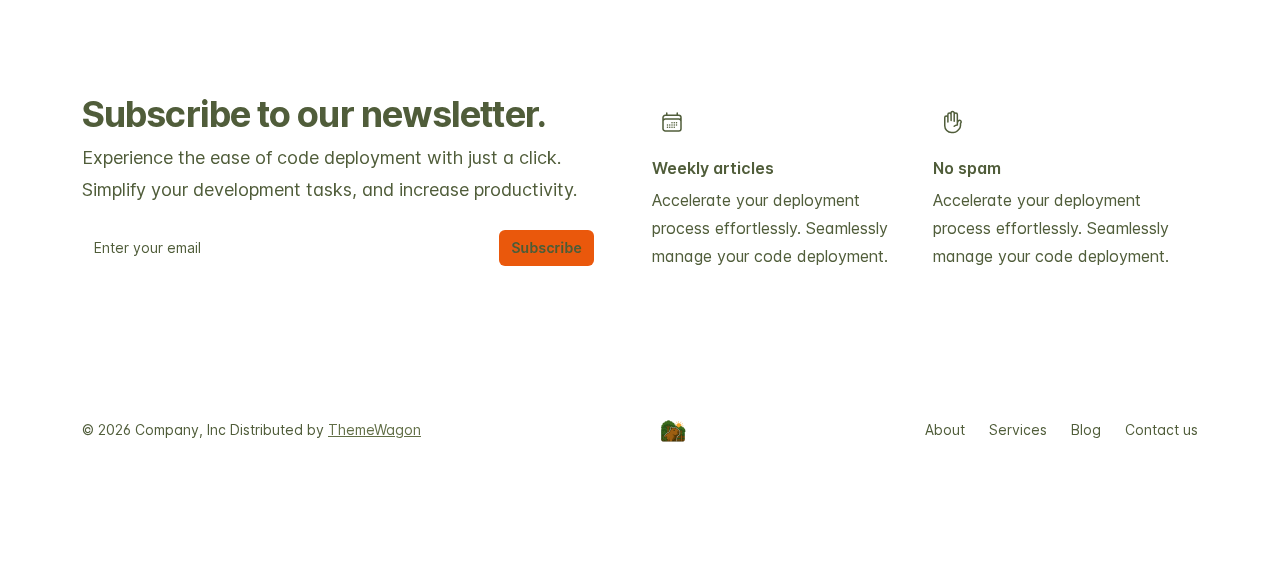
<file: contact.html>
<!doctype html>
<html lang="en" dir="ltr" data-bs-theme="auto">
<head>

    <!-- Include JavaScript for color modes -->
    <script src="./assets/js/color-modes.js"></script>

    <meta charset="utf-8">
    <meta name="viewport" content="width=device-width, initial-scale=1">

    <!-- Update the 'content' attribute to reflect the actual content description -->
    <meta name="description" content="your_description_goes_here">

    <!-- Modify the 'content' attribute to include appropriate keywords -->
    <meta name="keywords" content="your_keywords_goes_here">

    <meta name="author" content="tigmatemplate">
    <meta name="generator" content="Bootstrap">

    <!-- Change the text within the <title> tag to match the webpage's content -->
    <title> your_title_goes_here </title>

    <!-- 
        Set the website's favicon and Apple touch icon using the files in the assets/logo folder. You can change these files to your own icons by replacing them with the same names and sizes.

        Be careful if you change the site.webmanifest file, as you need to update the src attribute of the icons array to match the new path of your icon files. Otherwise, your icons may not display correctly on some devices. 
    -->
	<link rel="apple-touch-icon" sizes="180x180" href="./assets/logo/apple-touch-icon.png">
	<link rel="icon" type="image/png" sizes="32x32" href="./assets/logo/favicon-32x32.png">
	<link rel="icon" type="image/png" sizes="16x16" href="./assets/logo/favicon-16x16.png">
	<link rel="icon" type="image/x-icon" href="./assets/logo/favicon.ico">
	<link rel="manifest" href="./assets/logo/site.webmanifest">

    <!-- Stylesheets -->
    <link rel="stylesheet" href="./assets/libraries/glide/css/glide.core.min.css">
    <link rel="stylesheet" href="./assets/libraries/aos/aos.css">
    <link rel="stylesheet" href="./assets/css/main.min.css">
    <link rel="stylesheet" href="./assets/css/style.css">

    <!-- Open Graph Meta Tags for Social Sharing -->
    <!-- Update the 'title' and 'description' content below to enhance social sharing -->
    <meta property="og:title" content="your_title_goes_here">
    <meta property="og:description" content="your_description_goes_here">
    <!-- Update with actual absolute image URL like: https://example.com/main.jpg -->
    <meta property="og:image" content="your_absolute_image_url_goes_here">
    <!-- Update with the absolute URL of the content like: https://example.com/index.html -->
    <meta property="og:url" content="your_absolute_content_url_goes_here">
    <!-- Update with the type of object you’re sharing. (e.g., article, website, etc.) -->
    <meta property="og:type" content="website">
    <!-- Defines the content language -->
    <meta property="og:locale" content="en_US">

    
    <!-- X/Twitter Card Meta Tags for Social Sharing -->
    <meta name="twitter:card" content="summary_large_image">
    <!-- Update with your X/Twitter handle -->
    <meta name="twitter:site" content="@yourtwitterhandle"> 
    <!-- Update the 'title' and 'description' content below to enhance social sharing -->
    <meta name="twitter:title" content="your_title_goes_here"> 
    <meta name="twitter:description" content="your_description_goes_here">
    <!-- Update with actual absolute image URL like: https://example.com/main.jpg -->
    <meta name="twitter:image" content="your_absolute_image_url_goes_here"> 
    
    <!-- 
        The following line specifies the canonical URL for this page.
        Replace your_canonical_url_goes_here with the actual canonical URL if needed like: https://example.com/index.html
        Or just remove it!!!!
    -->
    <link rel="canonical" href="your_canonical_url_goes_here">

</head>
<body>


    <!-- loader-wrapper -->
    <div class="loader-wrapper">
        <div class="spinner-border text-primary p-5" role="status">
            <span class="visually-hidden">Loading...</span>
        </div>
    </div>



	<!-- header top -->
	<header class="navigation position-absolute w-100 bg-body-tertiary shadow border-bottom border-light border-opacity-10 rounded-bottom-3 rounded-bottom-sm-4">
	     <nav class="navbar navbar-expand-xl" aria-label="Offcanvas navbar large" style="padding: 0; ">
	        <div class="container py-1">
	            <a href="./index.html" class="navbar-brand">
	                <img src="./assets/logo/logo.png" height="60" alt="logo" style="margin-bottom: 10px;">
	            </a>
				<h4 class="px-1 home-text  rounded-3 text-base leading-6 fw-semibold" style="margin-top: 10px; font-size: 24px;">RADAR LIFE</h4>

	            <div class="dropdown ms-3 order-last">
	                <svg xmlns="http://www.w3.org/2000/svg" class="d-none">
	                    <symbol id="check2" viewBox="0 0 16 16">
	                        <path d="M13.854 3.646a.5.5 0 0 1 0 .708l-7 7a.5.5 0 0 1-.708 0l-3.5-3.5a.5.5 0 1 1 .708-.708L6.5 10.293l6.646-6.647a.5.5 0 0 1 .708 0z"/>
	                    </symbol>
	                    <symbol id="circle-half" viewBox="0 0 16 16">
	                        <path d="M8 15A7 7 0 1 0 8 1v14zm0 1A8 8 0 1 1 8 0a8 8 0 0 1 0 16z"/>
	                    </symbol>
	                    <symbol id="moon-stars-fill" viewBox="0 0 16 16">
	                        <path d="M6 .278a.768.768 0 0 1 .08.858 7.208 7.208 0 0 0-.878 3.46c0 4.021 3.278 7.277 7.318 7.277.527 0 1.04-.055 1.533-.16a.787.787 0 0 1 .81.316.733.733 0 0 1-.031.893A8.349 8.349 0 0 1 8.344 16C3.734 16 0 12.286 0 7.71 0 4.266 2.114 1.312 5.124.06A.752.752 0 0 1 6 .278z"/>
	                        <path d="M10.794 3.148a.217.217 0 0 1 .412 0l.387 1.162c.173.518.579.924 1.097 1.097l1.162.387a.217.217 0 0 1 0 .412l-1.162.387a1.734 1.734 0 0 0-1.097 1.097l-.387 1.162a.217.217 0 0 1-.412 0l-.387-1.162A1.734 1.734 0 0 0 9.31 6.593l-1.162-.387a.217.217 0 0 1 0-.412l1.162-.387a1.734 1.734 0 0 0 1.097-1.097l.387-1.162zM13.863.099a.145.145 0 0 1 .274 0l.258.774c.115.346.386.617.732.732l.774.258a.145.145 0 0 1 0 .274l-.774.258a1.156 1.156 0 0 0-.732.732l-.258.774a.145.145 0 0 1-.274 0l-.258-.774a1.156 1.156 0 0 0-.732-.732l-.774-.258a.145.145 0 0 1 0-.274l.774-.258c.346-.115.617-.386.732-.732L13.863.1z"/>
	                    </symbol>
	                    <symbol id="sun-fill" viewBox="0 0 16 16">
	                        <path d="M8 12a4 4 0 1 0 0-8 4 4 0 0 0 0 8zM8 0a.5.5 0 0 1 .5.5v2a.5.5 0 0 1-1 0v-2A.5.5 0 0 1 8 0zm0 13a.5.5 0 0 1 .5.5v2a.5.5 0 0 1-1 0v-2A.5.5 0 0 1 8 13zm8-5a.5.5 0 0 1-.5.5h-2a.5.5 0 0 1 0-1h2a.5.5 0 0 1 .5.5zM3 8a.5.5 0 0 1-.5.5h-2a.5.5 0 0 1 0-1h2A.5.5 0 0 1 3 8zm10.657-5.657a.5.5 0 0 1 0 .707l-1.414 1.415a.5.5 0 1 1-.707-.708l1.414-1.414a.5.5 0 0 1 .707 0zm-9.193 9.193a.5.5 0 0 1 0 .707L3.05 13.657a.5.5 0 0 1-.707-.707l1.414-1.414a.5.5 0 0 1 .707 0zm9.193 2.121a.5.5 0 0 1-.707 0l-1.414-1.414a.5.5 0 0 1 .707-.707l1.414 1.414a.5.5 0 0 1 0 .707zM4.464 4.465a.5.5 0 0 1-.707 0L2.343 3.05a.5.5 0 1 1 .707-.707l1.414 1.414a.5.5 0 0 1 0 .708z"/>
	                    </symbol>
	                </svg>

	                <button class="btn btn-primary home-text btn-sm rounded dropdown-toggle d-flex align-items-center"
	                    id="bd-theme" type="button" aria-expanded="false" data-bs-toggle="dropdown"
	                    aria-label="Toggle theme (auto)">
	                    <svg fill="currentColor" class="bi my-1 theme-icon-active" width="1em" height="1em"><use href="#circle-half"></use></svg>
	                    <span class="visually-hidden" id="bd-theme-text">Toggle theme</span>
	                </button>

	                <ul class="p-1 dropdown-menu dropdown-menu-end dropdown-menu-hover end-0 rounded-3 shadow bg-dark"
	                    style="--bs-dropdown-min-width: 9rem;" aria-labelledby="bd-theme-text">

	                    <li style="color: var(--bs-tertiary-bg);">
	                        <svg xmlns="http://www.w3.org/2000/svg" width="20" height="20" fill="currentColor"
	                            class="mt-n1 d-inline-block position-absolute top-0 end-0 translate-middle" viewBox="0 0 16 16">
	                            <path class="carret-dropdown-path" d="m7.247 4.86-4.796 5.481c-.566.647-.106 1.659.753 1.659h9.592a1 1 0 0 0 .753-1.659l-4.796-5.48a1 1 0 0 0-1.506 0z"/>
	                        </svg>
	                    </li>

	                    <li>
	                        <button type="button" class="dropdown-item d-flex align-items-center rounded-1 home-text" data-bs-theme-value="light" aria-pressed="false">
	                            <svg fill="currentColor" class="bi me-2 theme-icon" width="1em" height="1em"><use href="#sun-fill"></use></svg>
	                            Light
	                            <svg fill="currentColor" class="bi ms-auto d-none active-check" width="1em" height="1em"><use href="#check2"></use></svg>
	                        </button>
	                    </li>

	                    <li>
	                        <button type="button" class="my-1 dropdown-item d-flex align-items-center rounded-1 home-text" data-bs-theme-value="dark" aria-pressed="false">
	                            <svg fill="currentColor" class="bi me-2 theme-icon" width="1em" height="1em"><use href="#moon-stars-fill"></use></svg>
	                            Dark
	                            <svg fill="currentColor" class="bi ms-auto d-none active-check" width="1em" height="1em"><use href="#check2"></use></svg>
	                        </button>
	                    </li>

	                    <li>
	                        <button type="button" class="dropdown-item d-flex align-items-center rounded-1 active home-text" data-bs-theme-value="auto" aria-pressed="true">
	                            <svg fill="currentColor" class="bi me-2 theme-icon" width="1em" height="1em"><use href="#circle-half"></use></svg>
	                            Auto
	                            <svg fill="currentColor" class="bi ms-auto d-none active-check" width="1em" height="1em"><use href="#check2"></use></svg>
	                        </button>
	                    </li>
	                </ul>
	            </div>

	            <button class="navbar-toggler ms-auto" type="button" data-bs-toggle="offcanvas" data-bs-target="#offcanvasNavbar2" aria-controls="offcanvasNavbar2" aria-label="Toggle navigation">
	                <span class="navbar-toggler-icon"></span>
	            </button>

	            <div class="offcanvas offcanvas-end border-0 rounded-start-0 rounded-start-sm-4" tabindex="-1" id="offcanvasNavbar2" aria-labelledby="offcanvasNavbar2Label">
	                <div class="offcanvas-header" style="padding: 2rem 2rem 1.5rem 2rem;">
	                    <h5 class="offcanvas-title m-0" id="offcanvasNavbar2Label">
	                        <a class="navbar-brand" href="javascript:;">
	                            <img src="./assets/logo/logo.png" height="32" alt="logo">
	                        </a>
	                    </h5>
	                    <button type="button" class="btn-close home-text" data-bs-dismiss="offcanvas" aria-label="Close"></button>
	                </div>

	                <div class="offcanvas-body">
	                    <ul class="navbar-nav align-items-xl-center flex-grow-1 column-gap-4 row-gap-4 row-gap-xl-2">
	                        <li class="nav-item ms-xl-auto">
	                            <a href="./index.html" class="px-3  home-text bg-body-secondary-hover nav-link rounded-3 text-base leading-6 fw-semibold" aria-current="page">
	                                Home
	                            </a>
	                        </li>

	                        <li class="nav-item">
	                            <a href="./services.html" class="px-3  home-text bg-body-secondary-hover nav-link rounded-3 text-base leading-6 fw-semibold">
	                                Services
	                            </a>
	                        </li>

	                        <li class="nav-item">
	                            <a href="./about.html" class="px-3  home-text bg-body-secondary-hover nav-link rounded-3 text-base leading-6 fw-semibold">
	                                About
	                            </a>
	                        </li>

	                        <li class="nav-item">
					            <div class="dropdown">
								    <button class="btn w-100 text-start dropdown-toggle px-3  home-text bg-body-secondary-hover nav-link rounded-3 text-base leading-6 fw-semibold " type="button" data-bs-toggle="dropdown" aria-expanded="false">
								        Blog
								    </button>
								    <ul class="dropdown-menu dropdown-menu-end dropdown-menu-hover end-0 text-sm shadow bg-dark" style="--bs-dropdown-min-width: 9rem;">
								    	<li class="d-none d-xl-block" style="color: var(--bs-tertiary-bg);">
					                        <svg xmlns="http://www.w3.org/2000/svg" width="20" height="20" fill="currentColor"
					                            class="mt-n1 d-inline-block position-absolute top-0 end-0 translate-middle" viewBox="0 0 16 16">
					                            <path class="carret-dropdown-path" d="m7.247 4.86-4.796 5.481c-.566.647-.106 1.659.753 1.659h9.592a1 1 0 0 0 .753-1.659l-4.796-5.48a1 1 0 0 0-1.506 0z"/>
					                        </svg>
					                    </li>
								        <li>
								        	<a class="dropdown-item  home-text bg-body-secondary-hover py-2 text-base leading-6 fw-semibold" href="./blog.html"> 
								        		Blog page 
								        	</a>
								        </li>
								        <li>
								        	<a class="dropdown-item  home-text bg-body-secondary-hover py-2 text-base leading-6 fw-semibold" href="./blog-post.html"> 
								        		Blog post 
								        	</a>
								        </li>
								        <li>
								        	<a class="dropdown-item  home-text bg-body-secondary-hover py-2 text-base leading-6 fw-semibold" href="./blog-author.html"> 	Author page 
								        	</a>
								        </li>
								    </ul>
								</div>
	                        </li>

	                        <li class="nav-item ms-xl-auto">
	                            <a href="./contact.html" class="px-3  home-text bg-body-secondary-hover border nav-link rounded-3 text-base leading-6 fw-semibold text-center">
	                                Contact us
	                            </a>
	                        </li>
	                    </ul>
	                </div>
	            </div>
	        </div>
	    </nav>
	</header>



	<!-- header body -->
	<div class="overflow-hidden py-9 py-xl-10 position-relative">
	   	<img src="./assets/img/bg/bg1.jpg" class="position-absolute z-n1 top-0 h-100 w-100 object-fit-cover" alt="Meeting">

	   	<div class="position-absolute z-n1 top-0 h-100 w-100 bg-dark"
	        style="opacity: 0.85; mix-blend-mode: multiply; filter: contrast(1.15) brightness(0.85);">
	    </div>

	    <div class="position-absolute z-0 top-0 h-100 w-100">
		    <div class="container h-100 d-flex align-items-center">
                <div class="max-w-2xl mx-auto mx-xl-0 text-center text-xl-start">
                    <h1 class="m-0 mt-7 text-white tracking-tight text-6xl fw-bold" data-aos-delay="0" data-aos="fade" data-aos-duration="3000">
                        Contact us
                    </h1>
                    <p class="m-0 mt-4 text-white text-lg leading-8" data-aos-delay="100" data-aos="fade" data-aos-duration="3000">
                        Let's chat about keeping your clothes looking their best.
                    </p>
                </div>
		    </div>
	    </div>
	</div>	



	<!-- address and call details -->
	<div class="overflow-hidden py-6">
		<div class="container">
			<div class="row justify-content-center">
				<div class="col-12 col-md-6 col-xl-4" data-aos-delay="0" data-aos="fade-left" data-aos-duration="3000">
					<div class="d-flex mt-4 mb-3 p-3 p-lg-4 align-items-center bg-body-tertiary shadow rounded-4">
						<div class="p-4 text-white bg-primary rounded-circle">
							<svg xmlns="http://www.w3.org/2000/svg" width="26" height="26" fill="currentColor" class="bi bi-geo-alt" viewBox="0 0 16 16">
								<path d="M12.166 8.94c-.524 1.062-1.234 2.12-1.96 3.07A31.493 31.493 0 0 1 8 14.58a31.481 31.481 0 0 1-2.206-2.57c-.726-.95-1.436-2.008-1.96-3.07C3.304 7.867 3 6.862 3 6a5 5 0 0 1 10 0c0 .862-.305 1.867-.834 2.94zM8 16s6-5.686 6-10A6 6 0 0 0 2 6c0 4.314 6 10 6 10z"/>
								<path d="M8 8a2 2 0 1 1 0-4 2 2 0 0 1 0 4zm0 1a3 3 0 1 0 0-6 3 3 0 0 0 0 6z"/>
							</svg>
						</div>

						<div class="ps-3">
							<h3 class="text-body-emphasis tracking-tight leading-7 text-xl fw-semibold">
								Visit Us Anytime
							</h3>
							<div class="text-body leading-6 text-sm ">
								342/A, Milson Avenue, Brook Lane, San Francisco, USA
							</div>
						</div>
					</div>
				</div>

				<div class="col-12 col-md-6 col-xl-4" data-aos-delay="100" data-aos="fade-left" data-aos-duration="3000">
					<div class="d-flex mt-4 mb-3 p-3 p-lg-4 align-items-center bg-body-tertiary shadow rounded-4">
						<div class="p-4 text-white bg-primary rounded-circle">
							<svg xmlns="http://www.w3.org/2000/svg" width="26" height="26" fill="currentColor" class="bi bi-envelope" viewBox="0 0 16 16">
								<path d="M0 4a2 2 0 0 1 2-2h12a2 2 0 0 1 2 2v8a2 2 0 0 1-2 2H2a2 2 0 0 1-2-2V4Zm2-1a1 1 0 0 0-1 1v.217l7 4.2 7-4.2V4a1 1 0 0 0-1-1H2Zm13 2.383-4.708 2.825L15 11.105V5.383Zm-.034 6.876-5.64-3.471L8 9.583l-1.326-.795-5.64 3.47A1 1 0 0 0 2 13h12a1 1 0 0 0 .966-.741ZM1 11.105l4.708-2.897L1 5.383v5.722Z"/>
							</svg>
						</div>

						<div class="ps-3">
							<h3 class="text-body-emphasis tracking-tight leading-7 text-xl fw-semibold">
								Send An Email
							</h3>
							<div class="text-body leading-6 text-sm ">
								contact@example.com
								<br>
								support@example.com
							</div>
						</div>
					</div>
				</div>

				<div class="col-12 col-md-6 col-xl-4" data-aos-delay="200" data-aos="fade-left" data-aos-duration="3000">
					<div class="d-flex mt-4 mb-3 p-3 p-lg-4 align-items-center bg-body-tertiary shadow rounded-4">
						<div class="p-4 text-white bg-primary rounded-circle">
							<svg xmlns="http://www.w3.org/2000/svg" width="26" height="26" fill="currentColor" class="bi bi-telephone" viewBox="0 0 16 16">
								<path d="M3.654 1.328a.678.678 0 0 0-1.015-.063L1.605 2.3c-.483.484-.661 1.169-.45 1.77a17.568 17.568 0 0 0 4.168 6.608 17.569 17.569 0 0 0 6.608 4.168c.601.211 1.286.033 1.77-.45l1.034-1.034a.678.678 0 0 0-.063-1.015l-2.307-1.794a.678.678 0 0 0-.58-.122l-2.19.547a1.745 1.745 0 0 1-1.657-.459L5.482 8.062a1.745 1.745 0 0 1-.46-1.657l.548-2.19a.678.678 0 0 0-.122-.58L3.654 1.328zM1.884.511a1.745 1.745 0 0 1 2.612.163L6.29 2.98c.329.423.445.974.315 1.494l-.547 2.19a.678.678 0 0 0 .178.643l2.457 2.457a.678.678 0 0 0 .644.178l2.189-.547a1.745 1.745 0 0 1 1.494.315l2.306 1.794c.829.645.905 1.87.163 2.611l-1.034 1.034c-.74.74-1.846 1.065-2.877.702a18.634 18.634 0 0 1-7.01-4.42 18.634 18.634 0 0 1-4.42-7.009c-.362-1.03-.037-2.137.703-2.877L1.885.511z"/>
							</svg>
						</div>

						<div class="ps-3">
							<h3 class="text-body-emphasis tracking-tight leading-7 text-xl fw-semibold">
								Call Center
							</h3>
							<div class="text-body leading-6 text-sm ">
								+123 233 233
								<br>
								+234 234 234
							</div>
						</div>
					</div>
				</div>
			</div>
		</div>
	</div>



    <!-- Contact us -->
    <div id="contact-us" class="overflow-hidden py-7 py-sm-8">
        <div class="container">
            <div class="row gy-5 gx-sm-5">
                <div class="col-12 col-xl-5 pt-4">
                    <div class="mx-auto max-w-xl text-center text-xl-start">
                        <h2 class="m-0 text-primary-emphasis text-base leading-7 fw-semibold">
                            Get in touch
                        </h2>
                        <p class="m-0 mt-2 text-body-emphasis text-3xl tracking-tight leading-10 fw-bold">
                            Have any questions or need assistance? Contact us today!
                        </p>
                    </div>

                    <div class="mx-auto max-w-2xl mt-6">
                        <form class="row g-4 needs-validation" id="myForm" novalidate>
                            <div class="col-md-6">
                                <label for="nameForm" class="form-label text-sm">
                                    Full name
                                    <span class="text-danger-emphasis">*</span>
                                </label>
                                <input type="text" class="form-control form-control-sm" name="nameForm" id="nameForm" required>
                                <div class="invalid-feedback text-xs">
                                    Please enter your full name.
                                </div>
                            </div>

                            <div class="col-md-6">
                                <label for="emailForm" class="form-label text-sm">
                                    Email address
                                    <span class="text-danger-emphasis">*</span>
                                </label>
                                <input type="email" class="form-control form-control-sm" name="emailForm" id="emailForm" required>
                                <div class="invalid-feedback text-xs">
                                    Please enter your email address.
                                </div>
                            </div>

                            <div class="col-md-6">
                                <label for="phoneForm" class="form-label text-sm">
                                    Phone number
                                    <span class="text-danger-emphasis">*</span>
                                </label>
                                <input type="text" class="form-control form-control-sm" name="phoneForm" id="phoneForm" required>
                                <div class="invalid-feedback text-xs">
                                    Please enter your phone number.
                                </div>
                            </div>

                            <div class="col-md-6">
                                <label for="subjectForm" class="form-label text-sm">
                                    Subject
                                    <span class="text-danger-emphasis">*</span>
                                </label>
                                <input type="text" class="form-control form-control-sm" name="subjectForm" id="subjectForm" required>
                                <div class="invalid-feedback text-xs">
                                    Please enter a subject for your message.
                                </div>
                            </div>

                            <div class="mb-3">
                                <label for="messageForm" class="form-label text-sm">
                                    Your message
                                    <span class="text-danger-emphasis">*</span>
                                </label>
                                <textarea class="form-control form-control-sm" name="messageForm" id="messageForm" rows="3" required></textarea>
                                <div class="invalid-feedback text-xs">
                                    Please enter a message.
                                </div>
                            </div>

                            <div class="col-12">
                                <div class="form-check">
                                    <input class="form-check-input" type="checkbox" id="gridCheck" required>
                                    <label class="form-check-label text-sm" for="gridCheck">
                                        I agree to the terms &amp; conditions and privacy policy
                                        <span class="text-danger-emphasis">*</span>
                                    </label>
                                    <div class="invalid-feedback text-xs">
                                        Please agree to the terms &amp; conditions and privacy policy.
                                    </div>
                                </div>
                            </div>
                            
                            <div class="col-12 text-center pt-3">
                                <button type="submit" class="btn btn-lg btn-primary text-white text-sm fw-semibold" id="sendMessage">
                                    Send message
                                </button>
                            </div>

                            <!-- Alert message  -->
                            <div class="col-12" id="yourMessageIsSent"></div>
                        </form>
                    </div>
                </div>

                <div class="col-12 col-xl-7 pt-7 pt-xl-0" style="min-height: 450px;">
                    <div class="h-100 position-relative ms-xxl-5">
                        <iframe class="position-absolute top-0 end-0 bottom-0 start-0 w-100 h-100 rounded-3" src="https://maps.google.com/maps?q=2880%20Broadway,%20New%20York&t=&z=9&ie=UTF8&iwloc=&output=embed"> </iframe>
                    </div>
                </div>
            </div>
        </div>
    </div>



	<footer class="overflow-hidden py-6 py-sm-7 py-xl-8 bg-body-tertiary">
	    <div class="container">
	        <div class="row gy-5">
	            <div class="col-12 col-xl-6">
	                <div class="pb-3 max-w-lg position-relative">
	                    <form method="post" target="_blank" novalidate class="mc-embedded-subscribe-form">

	                        <h2 class="text-body-emphasis leading-6 text-4xl tracking-tight fw-bold">
	                            Subscribe to our newsletter.
	                        </h2>
	                        <p class="m-0 mt-3 text-body-secondary text-lg leading-8">
	                            Experience the ease of code deployment with just a click. Simplify your development tasks, and increase productivity.
	                        </p>

	                        <div class="mt-4 mb-2 d-flex flex-column flex-sm-row w-100 gap-2 js-form-inputs">
	                            <label for="emailSubscribe1" class="visually-hidden">Email address</label>
	                            <input type="email" name="EMAIL" id="emailSubscribe1" value="" class="form-control leading-6 text-sm max-w-xl" placeholder="Enter your email">
	                            <button type="submit" name="subscribe" class="btn btn-primary text-white fw-semibold text-sm">Subscribe</button>
	                        </div>

	                        <!-- This div is related to Mailchimp integration and handled by a function in our scripts.js file, so no need to worry about it. -->
	                        <div style="position: absolute; left: -5000px;" aria-hidden="true">
	                            <input type="text" class="js-validate-robot" name="b_a4752870f583bb49a02427b3c_143fa46c21" tabindex="-1" value="">
	                        </div>

	                        <!-- response -->
	                        <div class="js-subscribe-response"></div>

	                    </form>
	                </div>
	            </div>

	            <div class="col-12 col-xl-6">
	                <div class="row row-cols-1 row-cols-sm-2 gx-3 gy-5">
	                    <div class="d-flex flex-column align-items-start">
	                        <div class="p-2 bg-body-tertiary rounded-3 border">
	                            <svg class="text-body-emphasis" width="24" height="24" fill="none" viewBox="0 0 24 24" stroke-width="1.5" stroke="currentColor" aria-hidden="true">
	                                <path stroke-linecap="round" stroke-linejoin="round" d="M6.75 3v2.25M17.25 3v2.25M3 18.75V7.5a2.25 2.25 0 012.25-2.25h13.5A2.25 2.25 0 0121 7.5v11.25m-18 0A2.25 2.25 0 005.25 21h13.5A2.25 2.25 0 0021 18.75m-18 0v-7.5A2.25 2.25 0 015.25 9h13.5A2.25 2.25 0 0121 11.25v7.5m-9-6h.008v.008H12v-.008zM12 15h.008v.008H12V15zm0 2.25h.008v.008H12v-.008zM9.75 15h.008v.008H9.75V15zm0 2.25h.008v.008H9.75v-.008zM7.5 15h.008v.008H7.5V15zm0 2.25h.008v.008H7.5v-.008zm6.75-4.5h.008v.008h-.008v-.008zm0 2.25h.008v.008h-.008V15zm0 2.25h.008v.008h-.008v-.008zm2.25-4.5h.008v.008H16.5v-.008zm0 2.25h.008v.008H16.5V15z" />
	                            </svg>
	                        </div>
	                        <div class="m-0 mt-3 text-body-emphasis fw-semibold">
	                            Weekly articles
	                        </div>
	                        <div class="m-0 mt-2 text-body-secondary leading-7">
	                            Accelerate your deployment process effortlessly. Seamlessly manage your code deployment.
	                        </div>
	                    </div>

	                    <div class="d-flex flex-column align-items-start">
	                        <div class="p-2 bg-body-tertiary rounded-3 border">
	                            <svg class="text-body-emphasis" width="24" height="24" fill="none" viewBox="0 0 24 24" stroke-width="1.5" stroke="currentColor" aria-hidden="true">
	                                <path stroke-linecap="round" stroke-linejoin="round" d="M10.05 4.575a1.575 1.575 0 10-3.15 0v3m3.15-3v-1.5a1.575 1.575 0 013.15 0v1.5m-3.15 0l.075 5.925m3.075.75V4.575m0 0a1.575 1.575 0 013.15 0V15M6.9 7.575a1.575 1.575 0 10-3.15 0v8.175a6.75 6.75 0 006.75 6.75h2.018a5.25 5.25 0 003.712-1.538l1.732-1.732a5.25 5.25 0 001.538-3.712l.003-2.024a.668.668 0 01.198-.471 1.575 1.575 0 10-2.228-2.228 3.818 3.818 0 00-1.12 2.687M6.9 7.575V12m6.27 4.318A4.49 4.49 0 0116.35 15m.002 0h-.002" />
	                            </svg>
	                        </div>
	                        <div class="m-0 mt-3 text-body-emphasis fw-semibold">
	                            No spam
	                        </div>
	                        <div class="m-0 mt-2 text-body-secondary leading-7">
	                            Accelerate your deployment process effortlessly. Seamlessly manage your code deployment.
	                        </div>
	                    </div>
	                </div>
	            </div>
	        </div>
	    </div>

	    

	    <div class="container">
	    	<hr class="my-6 text-body-emphasis opacity-10">

	        <div class="d-flex flex-column flex-xl-row gap-5 justify-content-between align-items-xl-center">
	            <div class="order-first order-xl-last">
	                <ul class="nav row gy-4 gx-sm-4 row-cols-2 row-cols-sm-auto">
	                    <li class="nav-item">
	                        <a href="./about.html" class="p-0 text-body-secondary nav-link leading-6 text-sm"> About </a>
	                    </li>
	                    <li class="nav-item">
	                        <a href="./services.html" class="p-0 text-body-secondary nav-link leading-6 text-sm"> Services </a>
	                    </li>
	                    <li class="nav-item">
	                        <a href="./blog.html" class="p-0 text-body-secondary nav-link leading-6 text-sm"> Blog </a>
	                    </li>
	                    <li class="nav-item">
	                        <a href="./contact.html" class="p-0 text-body-secondary nav-link leading-6 text-sm"> Contact us </a>
	                    </li>
	                </ul>
	            </div>

	            <div class="">
	                <a href="./index.html" class="link-body-emphasis d-flex align-items-center text-decoration-none">
	                    <img src="./assets/logo/logo.png" height="24" alt="logo" loading="lazy">
	                </a>
	            </div>

	            <div class="order-last order-xl-first">
	                <p class="mb-0 text-body-secondary leading-6 text-sm">
	                    © 
	                    <span class="current-year"></span> 
	                    Company, Inc Distributed by <a href="https://themewagon.com">ThemeWagon</a>
	                </p>
	            </div>
	        </div>
	    </div>  
	</footer>



	<!-- Back to top button -->
	<button type="button" class="btn btn-primary btn-back-to-top rounded-circle justify-content-center align-items-center p-2 text-white">
		<svg xmlns="http://www.w3.org/2000/svg" width="20" height="20" fill="currentColor" class="bi bi-caret-up-fill" viewBox="0 0 16 16"> <path d="m7.247 4.86-4.796 5.481c-.566.647-.106 1.659.753 1.659h9.592a1 1 0 0 0 .753-1.659l-4.796-5.48a1 1 0 0 0-1.506 0z"/> </svg>
	</button>



	<!-- Bootstrap JavaScript: Bundle with Popper -->
	<script src="./assets/libraries/bootstrap/js/bootstrap.bundle.min.js"></script>
	<script src="./assets/libraries/glide/glide.min.js"></script>
	<script src="./assets/libraries/aos/aos.js"></script>
	<script src="./assets/js/scripts.js"></script>
    <script src="./assets/php/contact/script.js"></script>



</body>
</html>
</file>
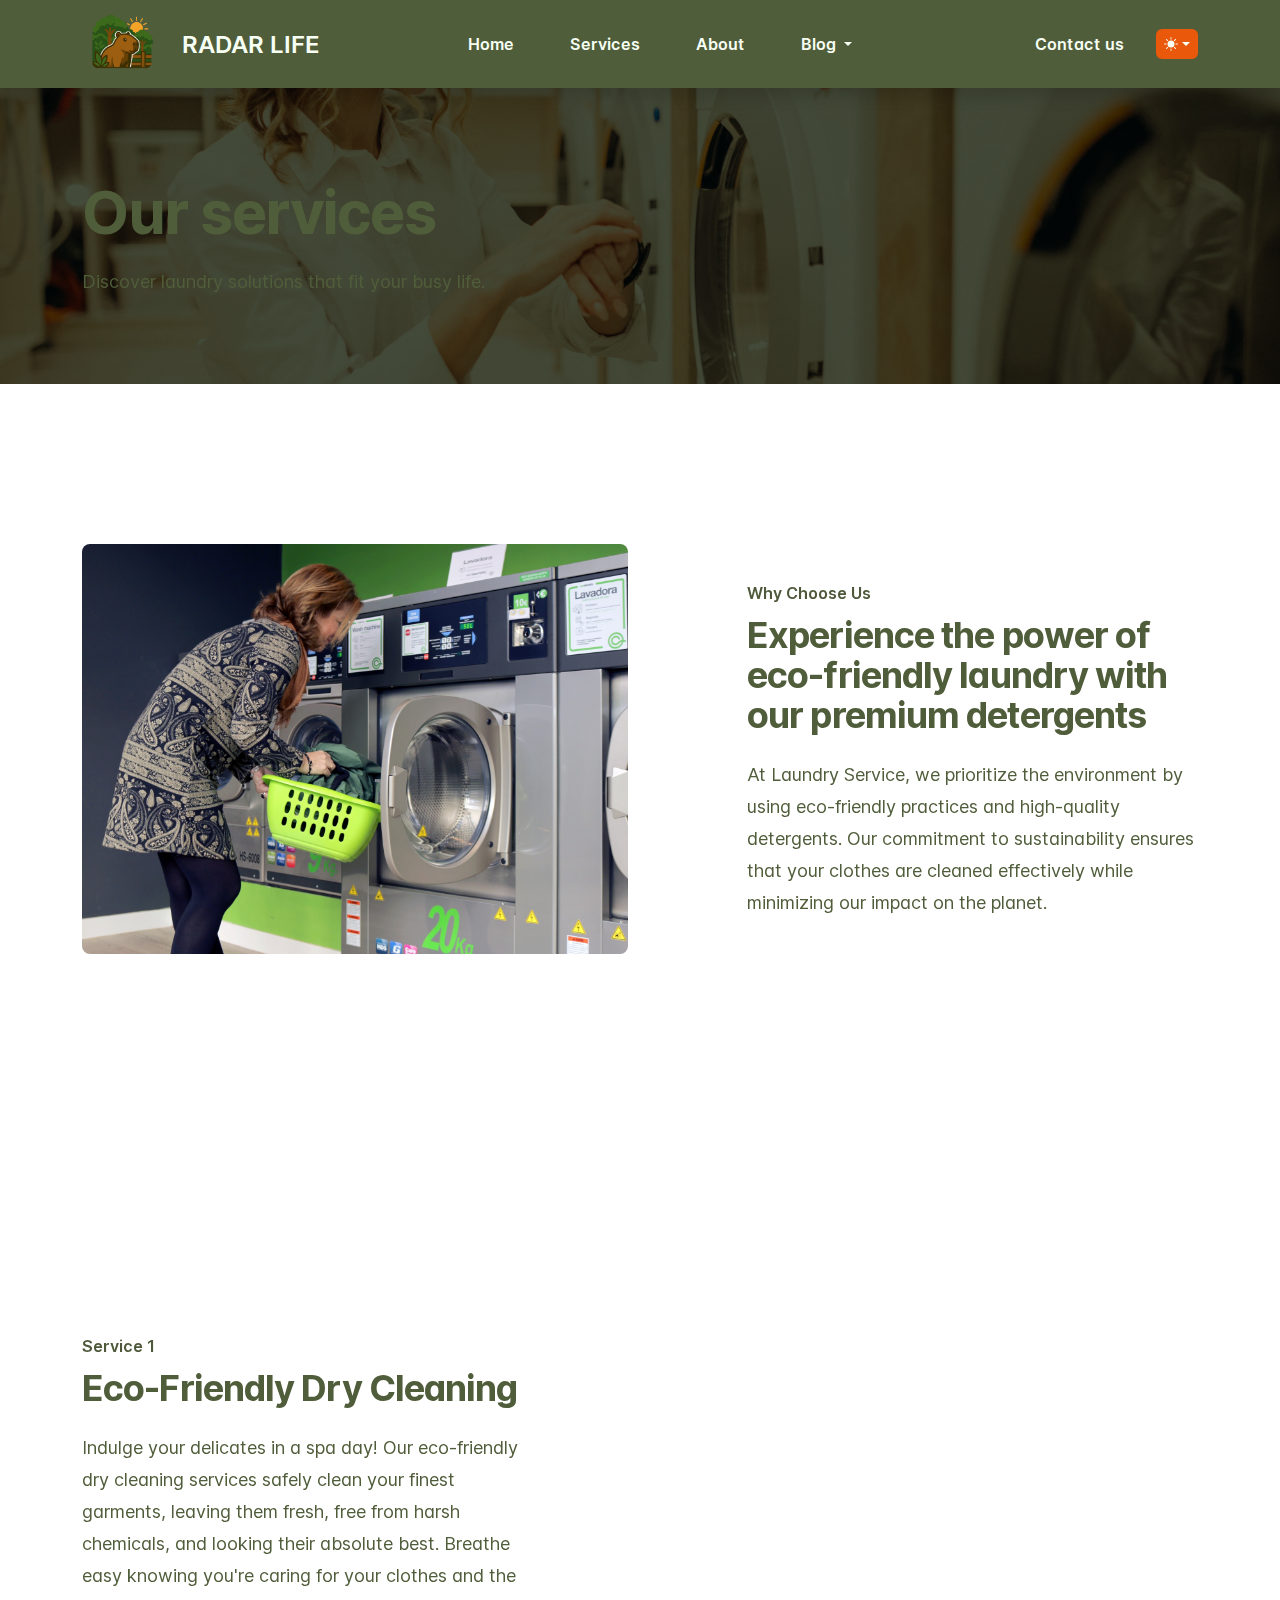
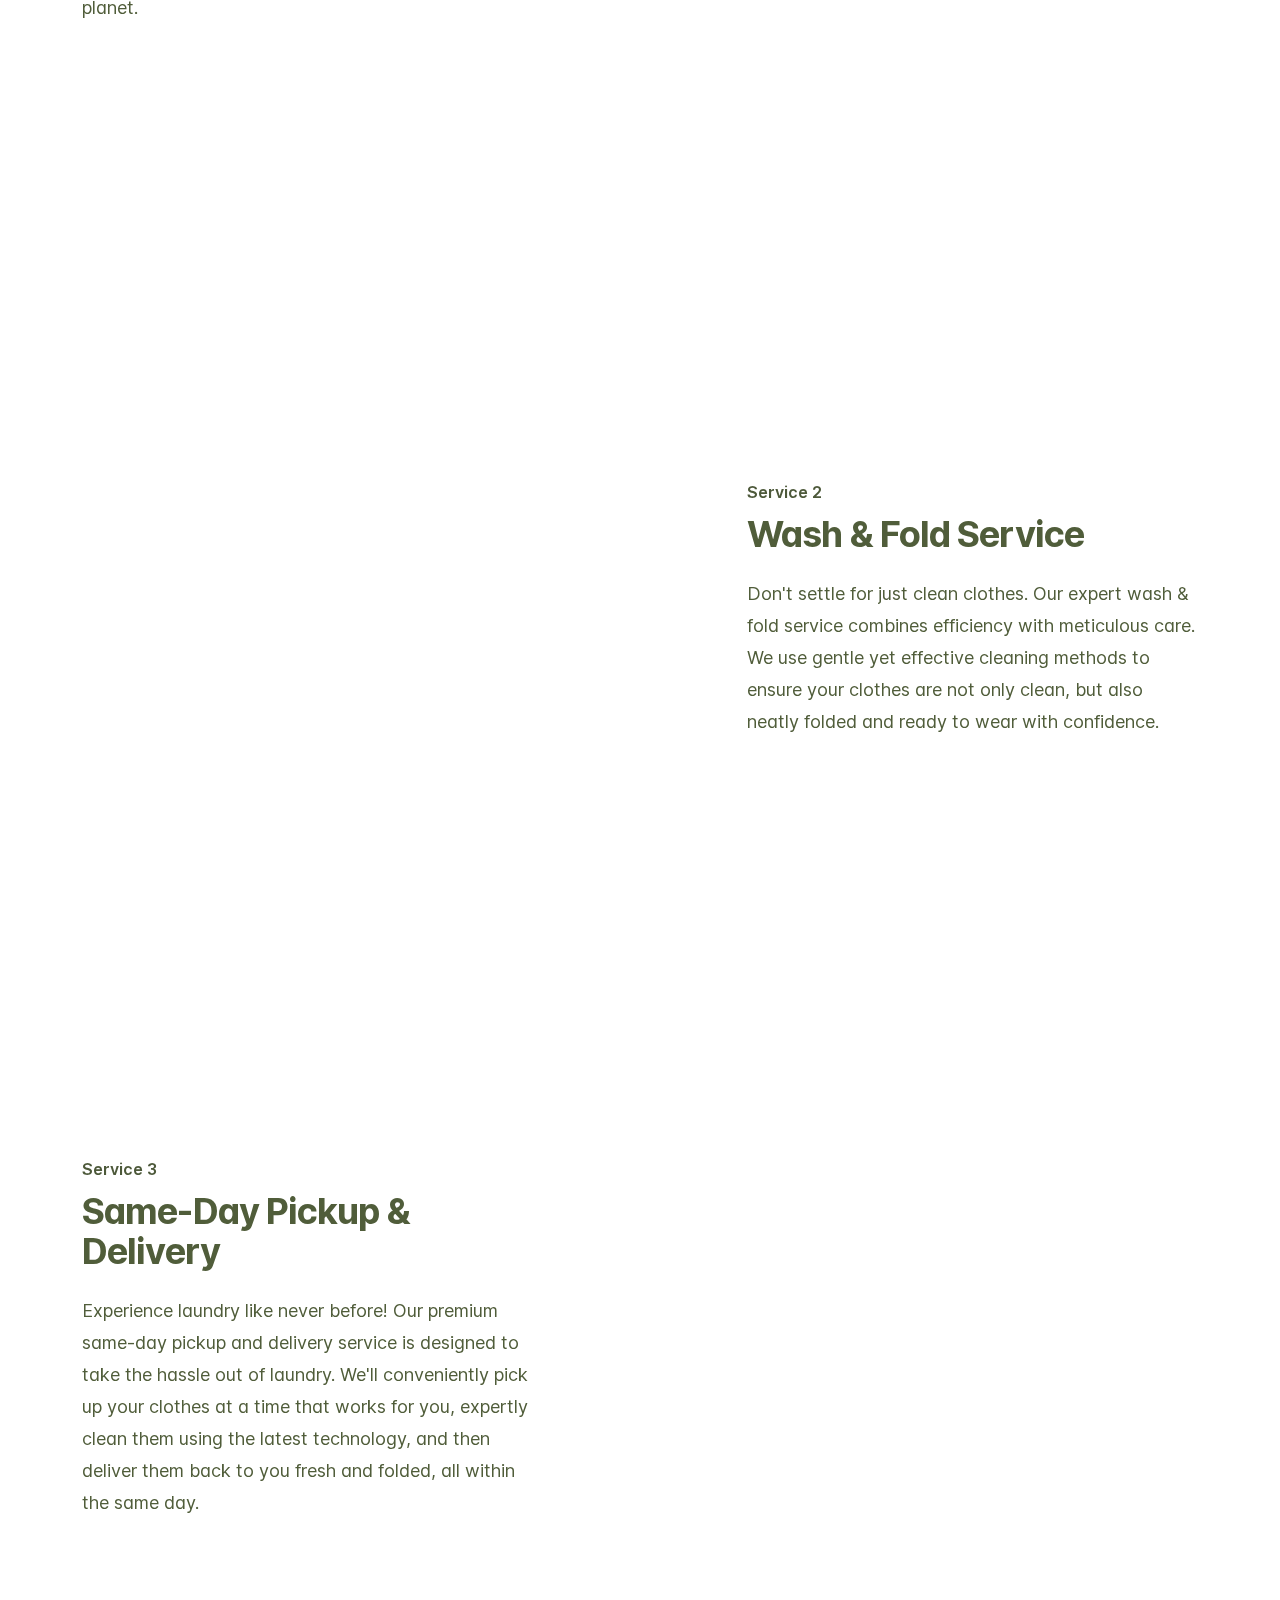
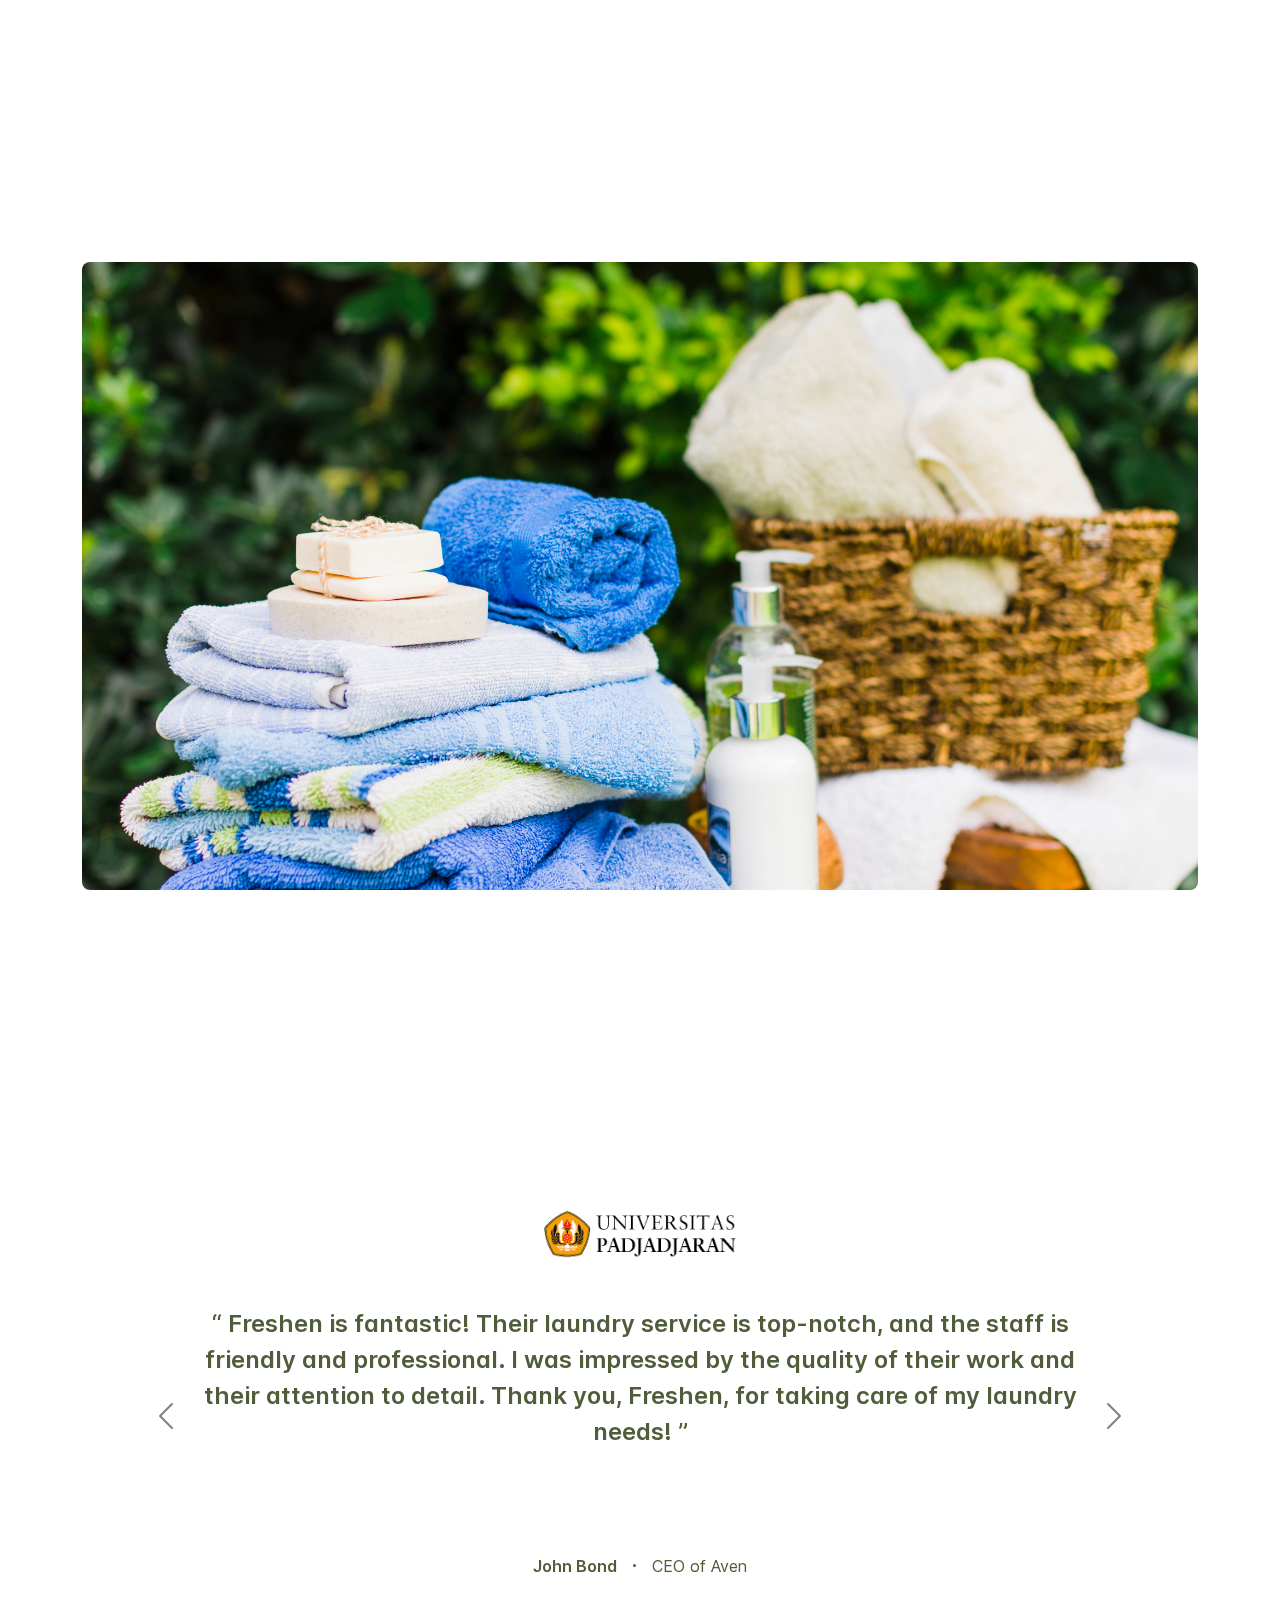
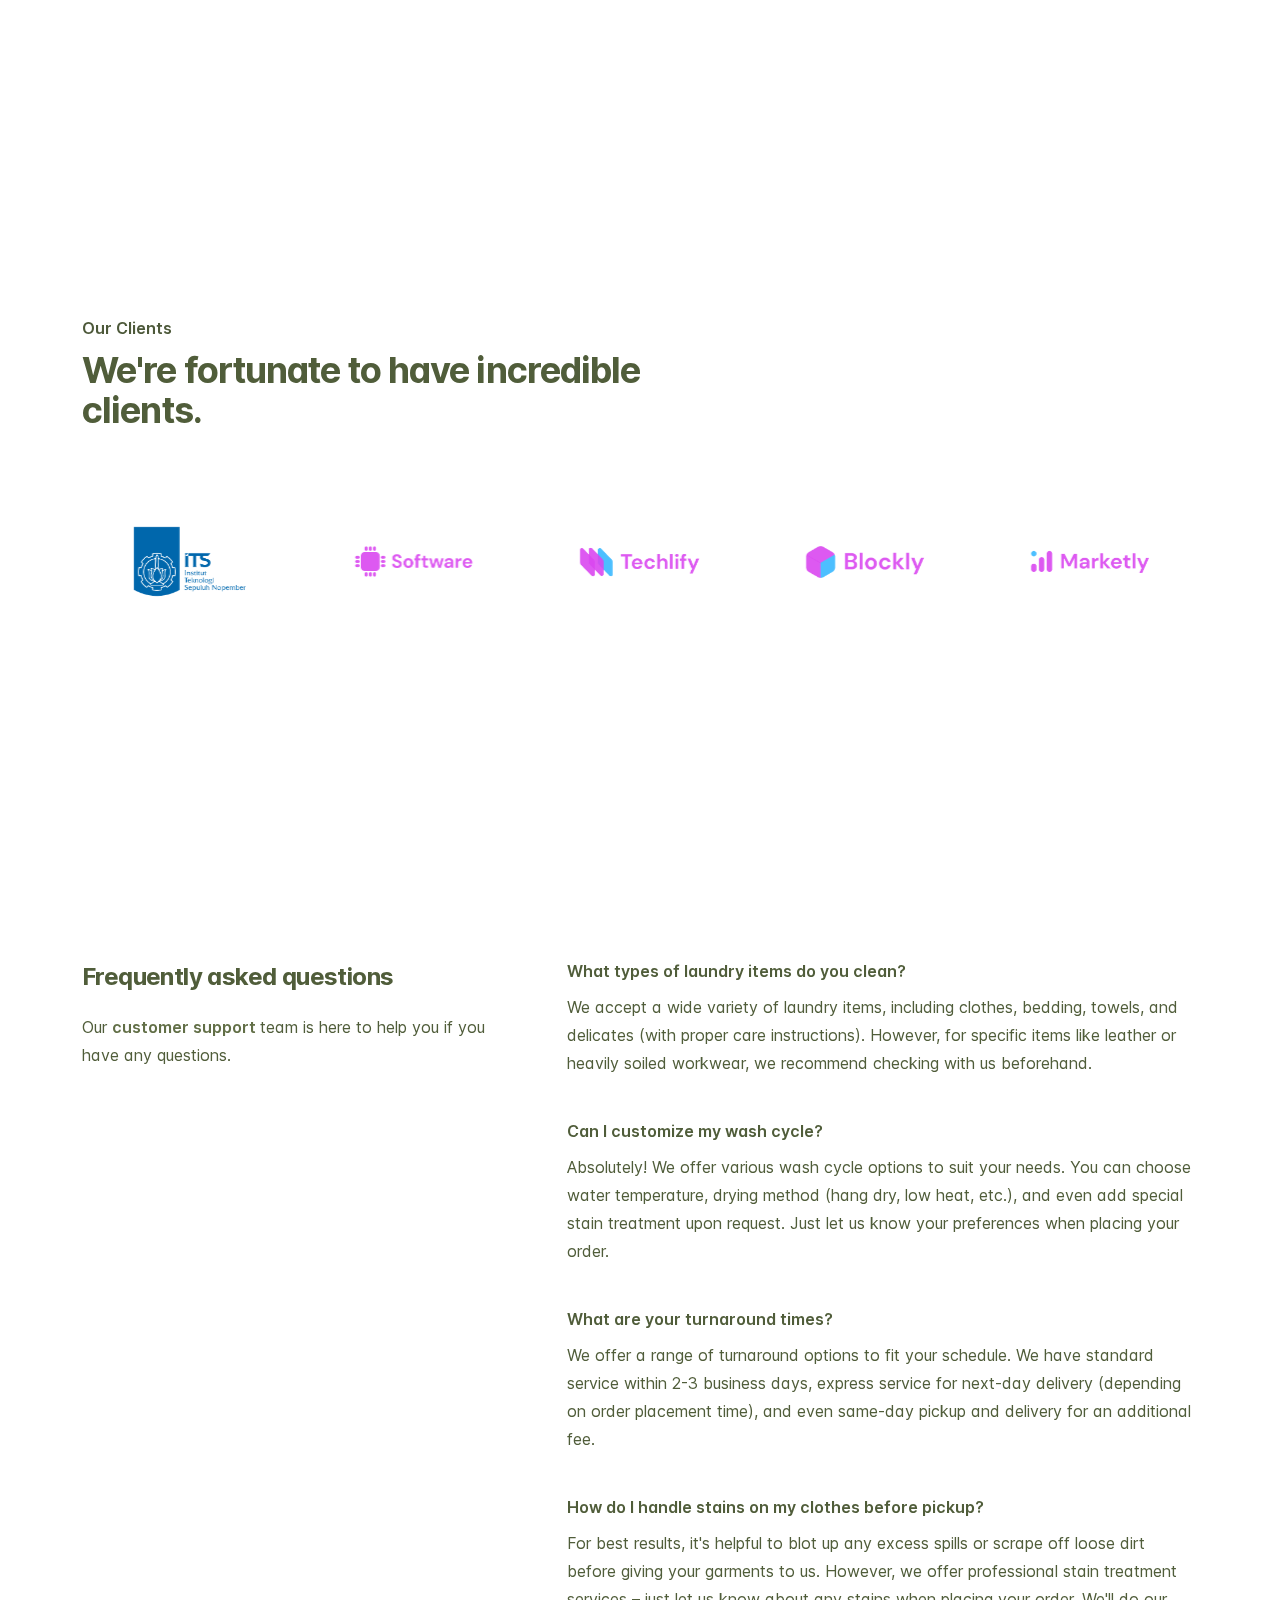
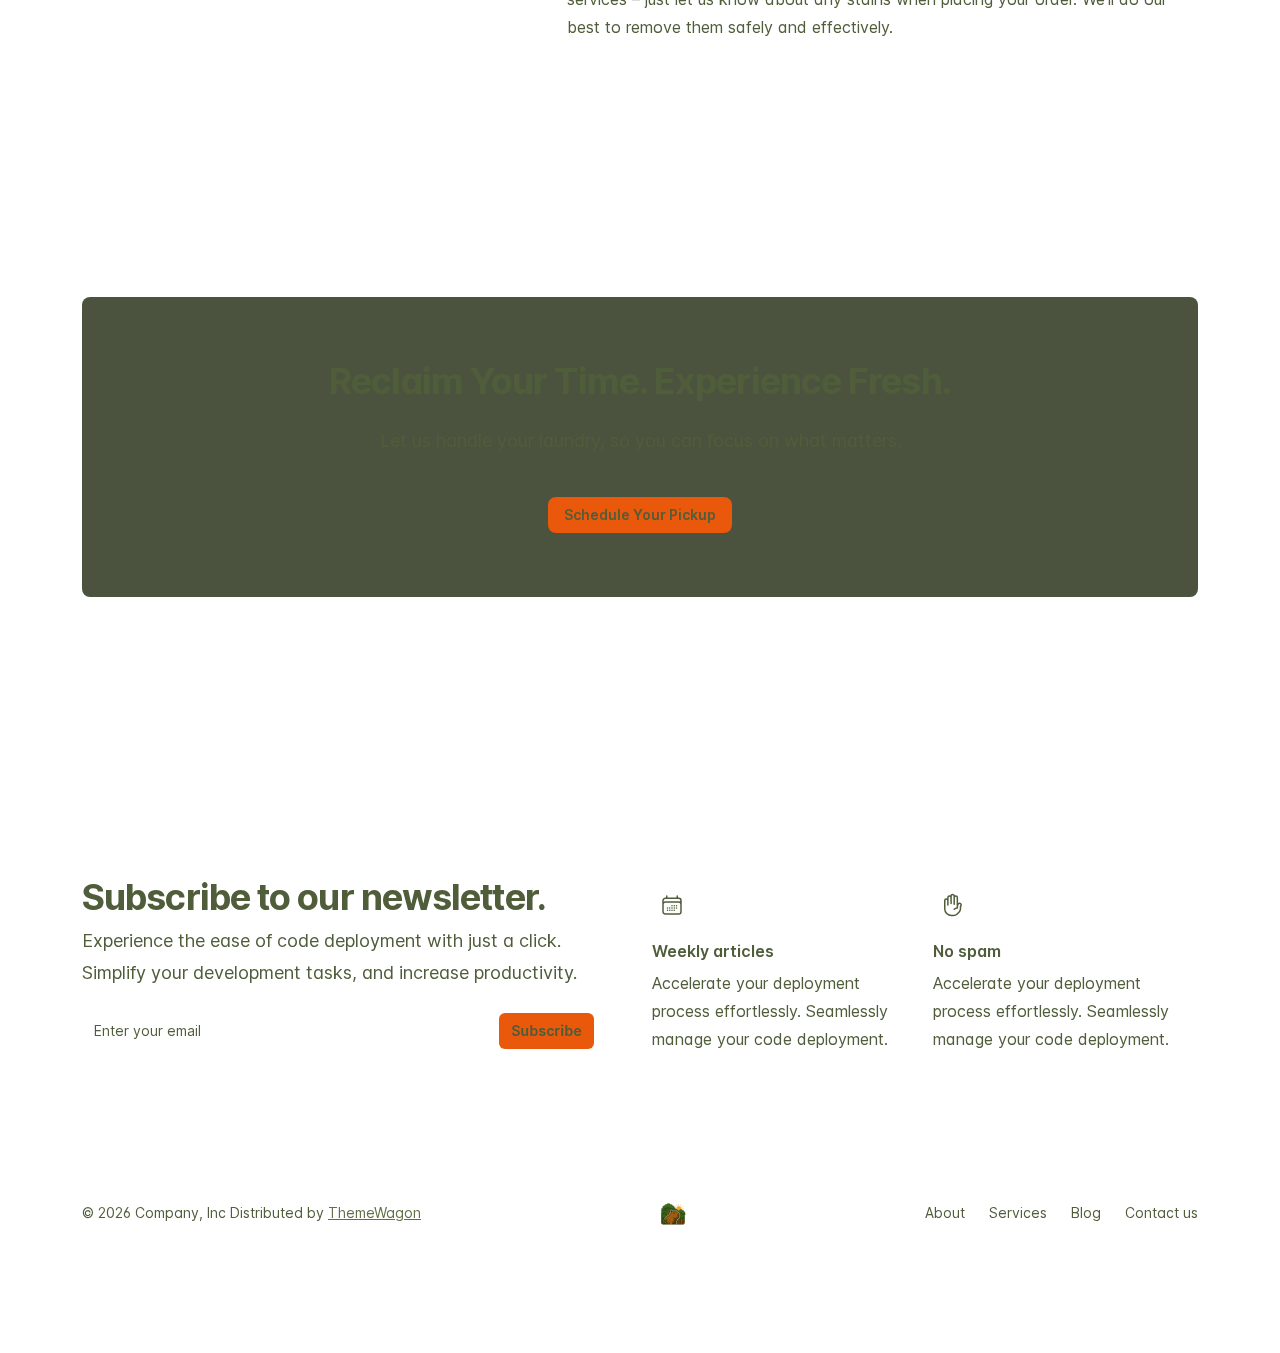
<file: services.html>
<!doctype html>
<html lang="en" dir="ltr" data-bs-theme="auto">
<head>

    <!-- Include JavaScript for color modes -->
    <script src="./assets/js/color-modes.js"></script>

    <meta charset="utf-8">
    <meta name="viewport" content="width=device-width, initial-scale=1">

    <!-- Update the 'content' attribute to reflect the actual content description -->
    <meta name="description" content="your_description_goes_here">

    <!-- Modify the 'content' attribute to include appropriate keywords -->
    <meta name="keywords" content="your_keywords_goes_here">

    <meta name="author" content="tigmatemplate">
    <meta name="generator" content="Bootstrap">

    <!-- Change the text within the <title> tag to match the webpage's content -->
    <title> your_title_goes_here </title>

    <!-- 
        Set the website's favicon and Apple touch icon using the files in the assets/logo folder. You can change these files to your own icons by replacing them with the same names and sizes.

        Be careful if you change the site.webmanifest file, as you need to update the src attribute of the icons array to match the new path of your icon files. Otherwise, your icons may not display correctly on some devices. 
    -->
	<link rel="apple-touch-icon" sizes="180x180" href="./assets/logo/apple-touch-icon.png">
	<link rel="icon" type="image/png" sizes="32x32" href="./assets/logo/favicon-32x32.png">
	<link rel="icon" type="image/png" sizes="16x16" href="./assets/logo/favicon-16x16.png">
	<link rel="icon" type="image/x-icon" href="./assets/logo/favicon.ico">
	<link rel="manifest" href="./assets/logo/site.webmanifest">

    <!-- Stylesheets -->
    <link rel="stylesheet" href="./assets/libraries/glide/css/glide.core.min.css">
    <link rel="stylesheet" href="./assets/libraries/aos/aos.css">
    <link rel="stylesheet" href="./assets/css/main.min.css">
    <link rel="stylesheet" href="./assets/css/style.css">

    <!-- Open Graph Meta Tags for Social Sharing -->
    <!-- Update the 'title' and 'description' content below to enhance social sharing -->
    <meta property="og:title" content="your_title_goes_here">
    <meta property="og:description" content="your_description_goes_here">
    <!-- Update with actual absolute image URL like: https://example.com/main.jpg -->
    <meta property="og:image" content="your_absolute_image_url_goes_here">
    <!-- Update with the absolute URL of the content like: https://example.com/index.html -->
    <meta property="og:url" content="your_absolute_content_url_goes_here">
    <!-- Update with the type of object you’re sharing. (e.g., article, website, etc.) -->
    <meta property="og:type" content="website">
    <!-- Defines the content language -->
    <meta property="og:locale" content="en_US">

    
    <!-- X/Twitter Card Meta Tags for Social Sharing -->
    <meta name="twitter:card" content="summary_large_image">
    <!-- Update with your X/Twitter handle -->
    <meta name="twitter:site" content="@yourtwitterhandle"> 
    <!-- Update the 'title' and 'description' content below to enhance social sharing -->
    <meta name="twitter:title" content="your_title_goes_here"> 
    <meta name="twitter:description" content="your_description_goes_here">
    <!-- Update with actual absolute image URL like: https://example.com/main.jpg -->
    <meta name="twitter:image" content="your_absolute_image_url_goes_here"> 
    
    <!-- 
        The following line specifies the canonical URL for this page.
        Replace your_canonical_url_goes_here with the actual canonical URL if needed like: https://example.com/index.html
        Or just remove it!!!!
    -->
    <link rel="canonical" href="your_canonical_url_goes_here">

</head>
<body>


    <!-- loader-wrapper -->
    <div class="loader-wrapper">
        <div class="spinner-border text-primary p-5" role="status">
            <span class="visually-hidden">Loading...</span>
        </div>
    </div>



	<!-- header top -->
	<header class="navigation position-absolute w-100 bg-body-tertiary shadow border-bottom border-light border-opacity-10 rounded-bottom-3 rounded-bottom-sm-4">
	    <nav class="navbar navbar-expand-xl" aria-label="Offcanvas navbar large" style="padding: 0; ">
	        <div class="container py-1">
	            <a href="./index.html" class="navbar-brand">
	                <img src="./assets/logo/logo.png" height="60" alt="logo" style="margin-bottom: 10px;">
	            </a>
				<h4 class="px-1 home-text  rounded-3 text-base leading-6 fw-semibold" style="margin-top: 10px; font-size: 24px;">RADAR LIFE</h4>

	            <div class="dropdown ms-3 order-last">
	                <svg xmlns="http://www.w3.org/2000/svg" class="d-none">
	                    <symbol id="check2" viewBox="0 0 16 16">
	                        <path d="M13.854 3.646a.5.5 0 0 1 0 .708l-7 7a.5.5 0 0 1-.708 0l-3.5-3.5a.5.5 0 1 1 .708-.708L6.5 10.293l6.646-6.647a.5.5 0 0 1 .708 0z"/>
	                    </symbol>
	                    <symbol id="circle-half" viewBox="0 0 16 16">
	                        <path d="M8 15A7 7 0 1 0 8 1v14zm0 1A8 8 0 1 1 8 0a8 8 0 0 1 0 16z"/>
	                    </symbol>
	                    <symbol id="moon-stars-fill" viewBox="0 0 16 16">
	                        <path d="M6 .278a.768.768 0 0 1 .08.858 7.208 7.208 0 0 0-.878 3.46c0 4.021 3.278 7.277 7.318 7.277.527 0 1.04-.055 1.533-.16a.787.787 0 0 1 .81.316.733.733 0 0 1-.031.893A8.349 8.349 0 0 1 8.344 16C3.734 16 0 12.286 0 7.71 0 4.266 2.114 1.312 5.124.06A.752.752 0 0 1 6 .278z"/>
	                        <path d="M10.794 3.148a.217.217 0 0 1 .412 0l.387 1.162c.173.518.579.924 1.097 1.097l1.162.387a.217.217 0 0 1 0 .412l-1.162.387a1.734 1.734 0 0 0-1.097 1.097l-.387 1.162a.217.217 0 0 1-.412 0l-.387-1.162A1.734 1.734 0 0 0 9.31 6.593l-1.162-.387a.217.217 0 0 1 0-.412l1.162-.387a1.734 1.734 0 0 0 1.097-1.097l.387-1.162zM13.863.099a.145.145 0 0 1 .274 0l.258.774c.115.346.386.617.732.732l.774.258a.145.145 0 0 1 0 .274l-.774.258a1.156 1.156 0 0 0-.732.732l-.258.774a.145.145 0 0 1-.274 0l-.258-.774a1.156 1.156 0 0 0-.732-.732l-.774-.258a.145.145 0 0 1 0-.274l.774-.258c.346-.115.617-.386.732-.732L13.863.1z"/>
	                    </symbol>
	                    <symbol id="sun-fill" viewBox="0 0 16 16">
	                        <path d="M8 12a4 4 0 1 0 0-8 4 4 0 0 0 0 8zM8 0a.5.5 0 0 1 .5.5v2a.5.5 0 0 1-1 0v-2A.5.5 0 0 1 8 0zm0 13a.5.5 0 0 1 .5.5v2a.5.5 0 0 1-1 0v-2A.5.5 0 0 1 8 13zm8-5a.5.5 0 0 1-.5.5h-2a.5.5 0 0 1 0-1h2a.5.5 0 0 1 .5.5zM3 8a.5.5 0 0 1-.5.5h-2a.5.5 0 0 1 0-1h2A.5.5 0 0 1 3 8zm10.657-5.657a.5.5 0 0 1 0 .707l-1.414 1.415a.5.5 0 1 1-.707-.708l1.414-1.414a.5.5 0 0 1 .707 0zm-9.193 9.193a.5.5 0 0 1 0 .707L3.05 13.657a.5.5 0 0 1-.707-.707l1.414-1.414a.5.5 0 0 1 .707 0zm9.193 2.121a.5.5 0 0 1-.707 0l-1.414-1.414a.5.5 0 0 1 .707-.707l1.414 1.414a.5.5 0 0 1 0 .707zM4.464 4.465a.5.5 0 0 1-.707 0L2.343 3.05a.5.5 0 1 1 .707-.707l1.414 1.414a.5.5 0 0 1 0 .708z"/>
	                    </symbol>
	                </svg>

	                <button class="btn btn-primary home-text btn-sm rounded dropdown-toggle d-flex align-items-center"
	                    id="bd-theme" type="button" aria-expanded="false" data-bs-toggle="dropdown"
	                    aria-label="Toggle theme (auto)">
	                    <svg fill="currentColor" class="bi my-1 theme-icon-active" width="1em" height="1em"><use href="#circle-half"></use></svg>
	                    <span class="visually-hidden" id="bd-theme-text">Toggle theme</span>
	                </button>

	                <ul class="p-1 dropdown-menu dropdown-menu-end dropdown-menu-hover end-0 rounded-3 shadow bg-dark"
	                    style="--bs-dropdown-min-width: 9rem;" aria-labelledby="bd-theme-text">

	                    <li style="color: var(--bs-tertiary-bg);">
	                        <svg xmlns="http://www.w3.org/2000/svg" width="20" height="20" fill="currentColor"
	                            class="mt-n1 d-inline-block position-absolute top-0 end-0 translate-middle" viewBox="0 0 16 16">
	                            <path class="carret-dropdown-path" d="m7.247 4.86-4.796 5.481c-.566.647-.106 1.659.753 1.659h9.592a1 1 0 0 0 .753-1.659l-4.796-5.48a1 1 0 0 0-1.506 0z"/>
	                        </svg>
	                    </li>

	                    <li>
	                        <button type="button" class="dropdown-item d-flex align-items-center rounded-1 home-text" data-bs-theme-value="light" aria-pressed="false">
	                            <svg fill="currentColor" class="bi me-2 theme-icon" width="1em" height="1em"><use href="#sun-fill"></use></svg>
	                            Light
	                            <svg fill="currentColor" class="bi ms-auto d-none active-check" width="1em" height="1em"><use href="#check2"></use></svg>
	                        </button>
	                    </li>

	                    <li>
	                        <button type="button" class="my-1 dropdown-item d-flex align-items-center rounded-1 home-text" data-bs-theme-value="dark" aria-pressed="false">
	                            <svg fill="currentColor" class="bi me-2 theme-icon" width="1em" height="1em"><use href="#moon-stars-fill"></use></svg>
	                            Dark
	                            <svg fill="currentColor" class="bi ms-auto d-none active-check" width="1em" height="1em"><use href="#check2"></use></svg>
	                        </button>
	                    </li>

	                    <li>
	                        <button type="button" class="dropdown-item d-flex align-items-center rounded-1 active home-text" data-bs-theme-value="auto" aria-pressed="true">
	                            <svg fill="currentColor" class="bi me-2 theme-icon" width="1em" height="1em"><use href="#circle-half"></use></svg>
	                            Auto
	                            <svg fill="currentColor" class="bi ms-auto d-none active-check" width="1em" height="1em"><use href="#check2"></use></svg>
	                        </button>
	                    </li>
	                </ul>
	            </div>

	            <button class="navbar-toggler ms-auto" type="button" data-bs-toggle="offcanvas" data-bs-target="#offcanvasNavbar2" aria-controls="offcanvasNavbar2" aria-label="Toggle navigation">
	                <span class="navbar-toggler-icon"></span>
	            </button>

	            <div class="offcanvas offcanvas-end border-0 rounded-start-0 rounded-start-sm-4" tabindex="-1" id="offcanvasNavbar2" aria-labelledby="offcanvasNavbar2Label">
	                <div class="offcanvas-header" style="padding: 2rem 2rem 1.5rem 2rem;">
	                    <h5 class="offcanvas-title m-0" id="offcanvasNavbar2Label">
	                        <a class="navbar-brand" href="javascript:;">
	                            <img src="./assets/logo/logo.png" height="32" alt="logo">
	                        </a>
	                    </h5>
	                    <button type="button" class="btn-close home-text" data-bs-dismiss="offcanvas" aria-label="Close"></button>
	                </div>

	                <div class="offcanvas-body">
	                    <ul class="navbar-nav align-items-xl-center flex-grow-1 column-gap-4 row-gap-4 row-gap-xl-2">
	                        <li class="nav-item ms-xl-auto">
	                            <a href="./index.html" class="px-3  home-text bg-body-secondary-hover nav-link rounded-3 text-base leading-6 fw-semibold" aria-current="page">
	                                Home
	                            </a>
	                        </li>

	                        <li class="nav-item">
	                            <a href="./services.html" class="px-3  home-text bg-body-secondary-hover nav-link rounded-3 text-base leading-6 fw-semibold">
	                                Services
	                            </a>
	                        </li>

	                        <li class="nav-item">
	                            <a href="./about.html" class="px-3  home-text bg-body-secondary-hover nav-link rounded-3 text-base leading-6 fw-semibold">
	                                About
	                            </a>
	                        </li>

	                        <li class="nav-item">
					            <div class="dropdown">
								    <button class="btn w-100 text-start dropdown-toggle px-3  home-text bg-body-secondary-hover nav-link rounded-3 text-base leading-6 fw-semibold " type="button" data-bs-toggle="dropdown" aria-expanded="false">
								        Blog
								    </button>
								    <ul class="dropdown-menu dropdown-menu-end dropdown-menu-hover end-0 text-sm shadow bg-dark" style="--bs-dropdown-min-width: 9rem;">
								    	<li class="d-none d-xl-block" style="color: var(--bs-tertiary-bg);">
					                        <svg xmlns="http://www.w3.org/2000/svg" width="20" height="20" fill="currentColor"
					                            class="mt-n1 d-inline-block position-absolute top-0 end-0 translate-middle" viewBox="0 0 16 16">
					                            <path class="carret-dropdown-path" d="m7.247 4.86-4.796 5.481c-.566.647-.106 1.659.753 1.659h9.592a1 1 0 0 0 .753-1.659l-4.796-5.48a1 1 0 0 0-1.506 0z"/>
					                        </svg>
					                    </li>
								        <li>
								        	<a class="dropdown-item  home-text bg-body-secondary-hover py-2 text-base leading-6 fw-semibold" href="./blog.html"> 
								        		Blog page 
								        	</a>
								        </li>
								        <li>
								        	<a class="dropdown-item  home-text bg-body-secondary-hover py-2 text-base leading-6 fw-semibold" href="./blog-post.html"> 
								        		Blog post 
								        	</a>
								        </li>
								        <li>
								        	<a class="dropdown-item  home-text bg-body-secondary-hover py-2 text-base leading-6 fw-semibold" href="./blog-author.html"> 	Author page 
								        	</a>
								        </li>
								    </ul>
								</div>
	                        </li>

	                        <li class="nav-item ms-xl-auto">
	                            <a href="./contact.html" class="px-3  home-text bg-body-secondary-hover border nav-link rounded-3 text-base leading-6 fw-semibold text-center">
	                                Contact us
	                            </a>
	                        </li>
	                    </ul>
	                </div>
	            </div>
	        </div>
	    </nav>
	</header>



	<!-- header body -->
	<div class="overflow-hidden py-9 py-xl-10 position-relative">
	   	<img src="./assets/img/bg/bg1.jpg" class="position-absolute z-n1 top-0 h-100 w-100 object-fit-cover" alt="Meeting">

	   	<div class="position-absolute z-n1 top-0 h-100 w-100 bg-dark"
	        style="opacity: 0.85; mix-blend-mode: multiply; filter: contrast(1.15) brightness(0.85);">
	    </div>

	    <div class="position-absolute z-0 top-0 h-100 w-100">
		    <div class="container h-100 d-flex align-items-center">
                <div class="max-w-2xl mx-auto mx-xl-0 text-center text-xl-start">
                    <h1 class="m-0 mt-7 text-white tracking-tight text-6xl fw-bold" data-aos-delay="0" data-aos="fade" data-aos-duration="3000">
                        Our services
                    </h1>
                    <p class="m-0 mt-4 text-white text-lg leading-8" data-aos-delay="100" data-aos="fade" data-aos-duration="3000">
                        Discover laundry solutions that fit your busy life.
                    </p>
                </div>
		    </div>
	    </div>
	</div>	



	<!-- Why us -->
	<div class="overflow-hidden py-7 py-sm-8 py-xl-9">
		<div class="container">
			<div class="row gy-5 align-items-center justify-content-between">
				<div class="col-12 col-xl-5 order-first order-xl-last">
					<div class="mx-auto max-w-2xl">
						<h2 class="m-0 text-primary-emphasis text-base leading-7 fw-semibold">
							Why Choose Us
						</h2>
						<p class="m-0 mt-2 text-body-emphasis text-4xl tracking-tight fw-bold">
							Experience the power of eco-friendly laundry with our premium detergents
						</p>
						<p class="m-0 mt-4 text-body-secondary text-lg leading-8">
							At Laundry Service, we prioritize the environment by using eco-friendly practices and high-quality detergents. Our commitment to sustainability ensures that your clothes are cleaned effectively while minimizing our impact on the planet.
						</p>
					</div>
				</div>

				<div class="col-12 col-xl-6">
					<div class="mx-auto max-w-2xl">
                        <div class="ratio ratio-4x3" data-aos-delay="200" data-aos="fade" data-aos-duration="3000">
                            <img src="./assets/img/bg/bg9.jpg" class="object-fit-cover rounded-3" alt="presentation">
                        </div>
					</div>
				</div>
			</div>		
		</div>
	</div>



	<!-- Service 1 -->
	<div class="overflow-hidden py-7 py-sm-8 py-xl-9">
		<div class="container">
			<div class="row gy-5 align-items-center justify-content-between">
				<div class="col-12 col-xl-5">
					<div class="mx-auto max-w-2xl">
						<h2 class="m-0 text-primary-emphasis text-base leading-7 fw-semibold">
							Service 1
						</h2>
						<p class="m-0 mt-2 text-body-emphasis text-4xl tracking-tight fw-bold">
							Eco-Friendly Dry Cleaning
						</p>
						<p class="m-0 mt-4 text-body-secondary text-lg leading-8">
							Indulge your delicates in a spa day! Our eco-friendly dry cleaning services safely clean your finest garments, leaving them fresh, free from harsh chemicals, and looking their absolute best. Breathe easy knowing you're caring for your clothes and the planet.
						</p>
					</div>
				</div>

				<div class="col-12 col-xl-6">
					<div class="mx-auto max-w-2xl">
                        <div class="ratio ratio-4x3" data-aos-delay="0" data-aos="fade" data-aos-duration="3000">
                            <img src="./assets/img/bg/bg2.jpg" class="object-fit-cover rounded-3" alt="presentation" loading="lazy">
                        </div>
					</div>
				</div>
			</div>		
		</div>
	</div>



	<!-- Service 2 -->
	<div class="overflow-hidden py-7 py-sm-8 py-xl-9 bg-body-tertiary">
		<div class="container">
			<div class="row gy-5 align-items-center justify-content-between">
				<div class="col-12 col-xl-5 order-first order-xl-last">
					<div class="mx-auto max-w-2xl">
						<h2 class="m-0 text-primary-emphasis text-base leading-7 fw-semibold">
							Service 2
						</h2>
						<p class="m-0 mt-2 text-body-emphasis text-4xl tracking-tight fw-bold">
							Wash & Fold Service
						</p>
						<p class="m-0 mt-4 text-body text-lg leading-8">
							Don't settle for just clean clothes. Our expert wash & fold service combines efficiency with meticulous care. We use gentle yet effective cleaning methods to ensure your clothes are not only clean, but also neatly folded and ready to wear with confidence.
						</p>
					</div>
				</div>

				<div class="col-12 col-xl-6">
					<div class="mx-auto max-w-2xl">
                        <div class="ratio ratio-4x3" data-aos-delay="0" data-aos="fade" data-aos-duration="3000">
                            <img src="./assets/img/bg/bg3.jpg" class="object-fit-cover rounded-3" alt="presentation" loading="lazy">
                        </div>
					</div>
				</div>
			</div>		
		</div>
	</div>



	<!-- Service 3 -->
	<div class="overflow-hidden py-7 py-sm-8 py-xl-9">
		<div class="container">
			<div class="row gy-5 align-items-center justify-content-between">
				<div class="col-12 col-xl-5">
					<div class="mx-auto max-w-2xl">
						<h2 class="m-0 text-primary-emphasis text-base leading-7 fw-semibold">
							Service 3
						</h2>
						<p class="m-0 mt-2 text-body-emphasis text-4xl tracking-tight fw-bold">
							Same-Day Pickup & Delivery
						</p>
						<p class="m-0 mt-4 text-body-secondary text-lg leading-8">
							Experience laundry like never before! Our premium same-day pickup and delivery service is designed to take the hassle out of laundry. We'll conveniently pick up your clothes at a time that works for you, expertly clean them using the latest technology, and then deliver them back to you fresh and folded, all within the same day.
						</p>
					</div>
				</div>

				<div class="col-12 col-xl-6">
					<div class="mx-auto max-w-2xl">
                        <div class="ratio ratio-4x3" data-aos-delay="0" data-aos="fade" data-aos-duration="3000">
                            <img src="./assets/img/bg/bg4.jpg" class="object-fit-cover rounded-3" alt="presentation" loading="lazy">
                        </div>
					</div>
				</div>
			</div>		
		</div>
	</div>



	<!-- big centered image -->
	<div class="overflow-hidden py-7 py-sm-8 py-xl-9 d-none d-xl-block">
		<div class="container">
			<div class="ratio ratio-16x9">
		        <img src="./assets/img/bg/bg7.jpg" class="object-fit-cover rounded-3" alt="presentation" loading="lazy">
		    </div>
		</div>
	</div>
    


    <!-- Testimonials -->
    <div class="overflow-hidden py-7 py-sm-8 py-xl-9 bg-body-secondary">
        <div class="container">
            <div id="carouselExampleIndicators" class="carousel slide pb-5">
                <div class="carousel-indicators mb-0">
                    <button type="button" data-bs-target="#carouselExampleIndicators" data-bs-slide-to="0" class="active" aria-current="true" aria-label="Slide 1"></button>
                    <button type="button" data-bs-target="#carouselExampleIndicators" data-bs-slide-to="1" aria-label="Slide 2"></button>
                    <button type="button" data-bs-target="#carouselExampleIndicators" data-bs-slide-to="2" aria-label="Slide 3"></button>
                </div>
                <div class="carousel-inner">
                    <div class="carousel-item active">
                        <div class="mx-auto max-w-4xl text-center">
                            <img class="mx-auto" src="./assets/img/clients/logo1.png" height="48" alt="Client Company" loading="lazy">
                            <figure class="m-0 mt-5">
                                <blockquote class="text-center fw-semibold text-body-emphasis text-2xl leading-9">
                                    <p class="m-0">
                                        “ Freshen is fantastic! Their laundry service is top-notch, and the staff is friendly and professional. I was impressed by the quality of their work and their attention to detail. Thank you, Freshen, for taking care of my laundry needs! ”
                                    </p>
                                </blockquote>

                                <figcaption class="m-0 mt-5">
                                    <img class="mx-auto rounded-circle" width="40" height="40" src="./assets/img/small-team/st1.jpg" alt="Clinet Name" loading="lazy">
                                    <div class="mt-3 d-flex align-items-center justify-content-center text-base">
                                        <div class="fw-semibold text-body-emphasis">John Bond</div>
                                        <svg viewBox="0 0 2 2" width="3" height="3" aria-hidden="true" class="mx-3 text-body-emphasis" fill="currentColor">
                                            <circle cx="1" cy="1" r="1" />
                                        </svg>
                                        <div class="text-body-secondary">CEO of Aven</div>
                                    </div>
                                </figcaption>
                            </figure>
                        </div>
                    </div>

                    <div class="carousel-item">
                        <div class="mx-auto max-w-4xl text-center">
                            <img class="mx-auto" src="./assets/img/clients/logo2.png" height="48" alt="Client Company" loading="lazy">
                            <figure class="m-0 mt-5">
                                <blockquote class="text-center fw-semibold text-body-emphasis text-2xl leading-9">
                                    <p class="m-0">
                                        “ Freshen is fantastic! Their laundry service is top-notch, and the staff is friendly and professional. I was impressed by the quality of their work and their attention to detail. Thank you, Freshen, for taking care of my laundry needs! ”
                                    </p>
                                </blockquote>

                                <figcaption class="m-0 mt-5">
                                    <img class="mx-auto rounded-circle" width="40" height="40" src="./assets/img/small-team/st2.jpg" alt="Client name" loading="lazy">
                                    <div class="mt-3 d-flex align-items-center justify-content-center text-base">
                                        <div class="fw-semibold text-body-emphasis">Judith Bond</div>
                                        <svg viewBox="0 0 2 2" width="3" height="3" aria-hidden="true" class="mx-3 text-body-emphasis" fill="currentColor">
                                            <circle cx="1" cy="1" r="1" />
                                        </svg>
                                        <div class="text-body-secondary">CEO of Circle</div>
                                    </div>
                                </figcaption>
                            </figure>
                        </div>
                    </div>

                    <div class="carousel-item">
                        <div class="mx-auto max-w-4xl text-center">
                            <img class="mx-auto" src="./assets/img/clients/logo3.png" height="48" alt="Client Company" loading="lazy">
                            <figure class="m-0 mt-5">
                                <blockquote class="text-center fw-semibold text-body-emphasis text-2xl leading-9">
                                    <p class="m-0">
                                        “ Freshen is fantastic! Their laundry service is top-notch, and the staff is friendly and professional. I was impressed by the quality of their work and their attention to detail. Thank you, Freshen, for taking care of my laundry needs! ”
                                    </p>
                                </blockquote>

                                <figcaption class="m-0 mt-5">
                                    <img class="mx-auto rounded-circle" width="40" height="40" src="./assets/img/small-team/st3.jpg" alt="Client name" loading="lazy">
                                    <div class="mt-3 d-flex align-items-center justify-content-center text-base">
                                        <div class="fw-semibold text-body-emphasis">Alex Bond</div>
                                        <svg viewBox="0 0 2 2" width="3" height="3" aria-hidden="true" class="mx-3 text-body-emphasis" fill="currentColor">
                                            <circle cx="1" cy="1" r="1" />
                                        </svg>
                                        <div class="text-body-secondary">CEO of Amara</div>
                                    </div>
                                </figcaption>
                            </figure>
                        </div>
                    </div>
                </div>
                <button class="carousel-control-prev d-none d-xl-inline" type="button" data-bs-target="#carouselExampleIndicators" data-bs-slide="prev">
                    <span class="carousel-control-prev-icon rtl-flip" aria-hidden="true"></span>
                    <span class="visually-hidden">Previous</span>
                </button>
                <button class="carousel-control-next d-none d-xl-inline" type="button" data-bs-target="#carouselExampleIndicators" data-bs-slide="next">
                    <span class="carousel-control-next-icon rtl-flip" aria-hidden="true"></span>
                    <span class="visually-hidden">Next</span>
                </button>
            </div>
        </div>
    </div>



	<!-- Clients -->
	<div class="overflow-hidden py-6 py-sm-7 py-xl-8 bg-body-tertiary">
		<div class="container">
			<div class="max-w-2xl">
				<h2 class="m-0 text-primary-emphasis text-base leading-7 fw-semibold">
					Our Clients
				</h2>
				<div class="m-0 mt-2 text-body-emphasis text-4xl tracking-tight fw-bold">
					We're fortunate to have incredible clients.
				</div>
			</div>

			<div class="mt-4">
				<div class="glide glideHighLinear">
					<div class="glide__track" data-glide-el="track">
						<ul class="glide__slides align-items-center">
							<li class="glide__slide">
								<div class="p-5">
									<img src="assets/img/clients/logo1.png" class="img-fluid" alt="Clients">
								</div>
							</li>
							<li class="glide__slide">
								<div class="p-5">
									<img src="assets/img/clients/logo2.png" class="img-fluid" alt="Clients">
								</div>
							</li>
							<li class="glide__slide">
								<div class="p-5">
									<img src="assets/img/clients/logo3.png" class="img-fluid" alt="Clients">
								</div>
							</li>
							<li class="glide__slide">
								<div class="p-5">
									<img src="assets/img/clients/logo4.png" class="img-fluid" alt="Clients">
								</div>
							</li>
							<li class="glide__slide">
								<div class="p-5">
									<img src="assets/img/clients/logo5.png" class="img-fluid" alt="Clients">
								</div>
							</li>
							<li class="glide__slide">
								<div class="p-5">
									<img src="assets/img/clients/logo6.png" class="img-fluid" alt="Clients">
								</div>
							</li>
							<li class="glide__slide">
								<div class="p-5">
									<img src="assets/img/clients/logo7.png" class="img-fluid" alt="Clients">
								</div>
							</li>
							<li class="glide__slide">
								<div class="p-5">
									<img src="assets/img/clients/logo8.png" class="img-fluid" alt="Clients">
								</div>
							</li>
							<li class="glide__slide">
								<div class="p-5">
									<img src="assets/img/clients/logo9.png" class="img-fluid" alt="Clients">
								</div>
							</li>		
						</ul>
					</div>
				</div>
			</div>
		</div>
	</div>



	<!-- FAQs -->
	<div class="overflow-hidden py-7 py-sm-8 py-xl-9">
	    <div class="container">
	        <div class="row gy-5 g-sm-5">
	            <div class="col-12 col-lg-5">
	                <h2 class="m-0 text-body-emphasis tracking-tight leading-10 text-2xl fw-bold">
	                    Frequently asked questions
	                </h2>
	                <p class="m-0 mt-3 text-body-secondary leading-7 text-base">
	                    Our
	                    <a href="javascript:;" class="text-decoration-none fw-semibold">
	                        customer support
	                    </a>
	                    team is here to help you if you have any questions.
	                </p>
	            </div>

	            <div class="col-12 col-lg-7">
	                <dl class="m-0">
	                    <div>
	                        <dt class="text-body-emphasis leading-7 text-base fw-semibold">
	                            What types of laundry items do you clean?
	                        </dt>
	                        <dd class="m-0 mt-2 text-body-secondary leading-7 text-base">
	                            We accept a wide variety of laundry items, including clothes, bedding, towels, and delicates (with proper care instructions).  However, for specific items like leather or heavily soiled workwear, we recommend checking with us beforehand.
	                        </dd>
	                    </div>

	                    <div class="mt-4 pt-3">
	                        <dt class="text-body-emphasis leading-7 text-base fw-semibold">
	                            Can I customize my wash cycle?
	                        </dt>
	                        <dd class="m-0 mt-2 text-body-secondary leading-7 text-base">
	                            Absolutely! We offer various wash cycle options to suit your needs. You can choose water temperature, drying method (hang dry, low heat, etc.), and even add special stain treatment upon request. Just let us know your preferences when placing your order.
	                        </dd>
	                    </div>

	                    <div class="mt-4 pt-3">
	                        <dt class="text-body-emphasis leading-7 text-base fw-semibold">
	                            What are your turnaround times?
	                        </dt>
	                        <dd class="m-0 mt-2 text-body-secondary leading-7 text-base">
	                            We offer a range of turnaround options to fit your schedule. We have standard service within 2-3 business days, express service for next-day delivery (depending on order placement time), and even same-day pickup and delivery for an additional fee.
	                        </dd>
	                    </div>

	                    <div class="mt-4 pt-3">
	                        <dt class="text-body-emphasis leading-7 text-base fw-semibold">
	                            How do I handle stains on my clothes before pickup?
	                        </dt>
	                        <dd class="m-0 mt-2 text-body-secondary leading-7 text-base">
	                            For best results, it's helpful to blot up any excess spills or scrape off loose dirt before giving your garments to us. However, we offer professional stain treatment services  –  just let us know about any stains when placing your order. We'll do our best to remove them safely and effectively.
	                        </dd>
	                    </div>
	                </dl>
	            </div>
	        </div>
	    </div>
	</div>



	<!-- Call to action -->
	<div class="pb-9 pt-7">
		<div class="container">
			<div class="py-6 position-relative text-white rounded-3">
				<img src="./assets/img/bg/bg10.jpg" class="position-absolute z-n1 top-0 h-100 w-100 object-fit-cover rounded-3" loading="lazy" alt="Meeting">

			   	<div class="position-absolute z-n1 top-0 h-100 w-100 bg-dark rounded-3"
			        style="opacity: 0.85; mix-blend-mode: multiply; filter: contrast(1.15) brightness(0.85);">
			    </div>

				<div class="px-6">
					<div class="mx-auto max-w-2xl">
						<h2 class="m-0 tracking-tight text-4xl fw-bold text-center">
							Reclaim Your Time. Experience Fresh.
						</h2>
						<p class="m-0 mt-4 text-lg leading-8 text-center">
							Let us handle your laundry, so you can focus on what matters.
						</p>
						<div class="mt-4 pt-3 text-center">
							<a href="javascript:;" class="btn btn-lg btn-primary text-white text-sm fw-semibold">
								Schedule Your Pickup
							</a>
						</div>
					</div>
				</div>
			</div>
		</div>
	</div>



	<footer class="overflow-hidden py-6 py-sm-7 py-xl-8 bg-body-tertiary">
	    <div class="container">
	        <div class="row gy-5">
	            <div class="col-12 col-xl-6">
	                <div class="pb-3 max-w-lg position-relative">
	                    <form method="post" target="_blank" novalidate class="mc-embedded-subscribe-form">

	                        <h2 class="text-body-emphasis leading-6 text-4xl tracking-tight fw-bold">
	                            Subscribe to our newsletter.
	                        </h2>
	                        <p class="m-0 mt-3 text-body-secondary text-lg leading-8">
	                            Experience the ease of code deployment with just a click. Simplify your development tasks, and increase productivity.
	                        </p>

	                        <div class="mt-4 mb-2 d-flex flex-column flex-sm-row w-100 gap-2 js-form-inputs">
	                            <label for="emailSubscribe1" class="visually-hidden">Email address</label>
	                            <input type="email" name="EMAIL" id="emailSubscribe1" value="" class="form-control leading-6 text-sm max-w-xl" placeholder="Enter your email">
	                            <button type="submit" name="subscribe" class="btn btn-primary text-white fw-semibold text-sm">Subscribe</button>
	                        </div>

	                        <!-- This div is related to Mailchimp integration and handled by a function in our scripts.js file, so no need to worry about it. -->
	                        <div style="position: absolute; left: -5000px;" aria-hidden="true">
	                            <input type="text" class="js-validate-robot" name="b_a4752870f583bb49a02427b3c_143fa46c21" tabindex="-1" value="">
	                        </div>

	                        <!-- response -->
	                        <div class="js-subscribe-response"></div>

	                    </form>
	                </div>
	            </div>

	            <div class="col-12 col-xl-6">
	                <div class="row row-cols-1 row-cols-sm-2 gx-3 gy-5">
	                    <div class="d-flex flex-column align-items-start">
	                        <div class="p-2 bg-body-tertiary rounded-3 border">
	                            <svg class="text-body-emphasis" width="24" height="24" fill="none" viewBox="0 0 24 24" stroke-width="1.5" stroke="currentColor" aria-hidden="true">
	                                <path stroke-linecap="round" stroke-linejoin="round" d="M6.75 3v2.25M17.25 3v2.25M3 18.75V7.5a2.25 2.25 0 012.25-2.25h13.5A2.25 2.25 0 0121 7.5v11.25m-18 0A2.25 2.25 0 005.25 21h13.5A2.25 2.25 0 0021 18.75m-18 0v-7.5A2.25 2.25 0 015.25 9h13.5A2.25 2.25 0 0121 11.25v7.5m-9-6h.008v.008H12v-.008zM12 15h.008v.008H12V15zm0 2.25h.008v.008H12v-.008zM9.75 15h.008v.008H9.75V15zm0 2.25h.008v.008H9.75v-.008zM7.5 15h.008v.008H7.5V15zm0 2.25h.008v.008H7.5v-.008zm6.75-4.5h.008v.008h-.008v-.008zm0 2.25h.008v.008h-.008V15zm0 2.25h.008v.008h-.008v-.008zm2.25-4.5h.008v.008H16.5v-.008zm0 2.25h.008v.008H16.5V15z" />
	                            </svg>
	                        </div>
	                        <div class="m-0 mt-3 text-body-emphasis fw-semibold">
	                            Weekly articles
	                        </div>
	                        <div class="m-0 mt-2 text-body-secondary leading-7">
	                            Accelerate your deployment process effortlessly. Seamlessly manage your code deployment.
	                        </div>
	                    </div>

	                    <div class="d-flex flex-column align-items-start">
	                        <div class="p-2 bg-body-tertiary rounded-3 border">
	                            <svg class="text-body-emphasis" width="24" height="24" fill="none" viewBox="0 0 24 24" stroke-width="1.5" stroke="currentColor" aria-hidden="true">
	                                <path stroke-linecap="round" stroke-linejoin="round" d="M10.05 4.575a1.575 1.575 0 10-3.15 0v3m3.15-3v-1.5a1.575 1.575 0 013.15 0v1.5m-3.15 0l.075 5.925m3.075.75V4.575m0 0a1.575 1.575 0 013.15 0V15M6.9 7.575a1.575 1.575 0 10-3.15 0v8.175a6.75 6.75 0 006.75 6.75h2.018a5.25 5.25 0 003.712-1.538l1.732-1.732a5.25 5.25 0 001.538-3.712l.003-2.024a.668.668 0 01.198-.471 1.575 1.575 0 10-2.228-2.228 3.818 3.818 0 00-1.12 2.687M6.9 7.575V12m6.27 4.318A4.49 4.49 0 0116.35 15m.002 0h-.002" />
	                            </svg>
	                        </div>
	                        <div class="m-0 mt-3 text-body-emphasis fw-semibold">
	                            No spam
	                        </div>
	                        <div class="m-0 mt-2 text-body-secondary leading-7">
	                            Accelerate your deployment process effortlessly. Seamlessly manage your code deployment.
	                        </div>
	                    </div>
	                </div>
	            </div>
	        </div>
	    </div>

	    

	    <div class="container">
	    	<hr class="my-6 text-body-emphasis opacity-10">

	        <div class="d-flex flex-column flex-xl-row gap-5 justify-content-between align-items-xl-center">
	            <div class="order-first order-xl-last">
	                <ul class="nav row gy-4 gx-sm-4 row-cols-2 row-cols-sm-auto">
	                    <li class="nav-item">
	                        <a href="./about.html" class="p-0 text-body-secondary nav-link leading-6 text-sm"> About </a>
	                    </li>
	                    <li class="nav-item">
	                        <a href="./services.html" class="p-0 text-body-secondary nav-link leading-6 text-sm"> Services </a>
	                    </li>
	                    <li class="nav-item">
	                        <a href="./blog.html" class="p-0 text-body-secondary nav-link leading-6 text-sm"> Blog </a>
	                    </li>
	                    <li class="nav-item">
	                        <a href="./contact.html" class="p-0 text-body-secondary nav-link leading-6 text-sm"> Contact us </a>
	                    </li>
	                </ul>
	            </div>

	            <div class="">
	                <a href="./index.html" class="link-body-emphasis d-flex align-items-center text-decoration-none">
	                    <img src="./assets/logo/logo.png" height="24" alt="logo" loading="lazy">
	                </a>
	            </div>

	            <div class="order-last order-xl-first">
	                <p class="mb-0 text-body-secondary leading-6 text-sm">
	                    © 
	                    <span class="current-year"></span> 
	                    Company, Inc Distributed by <a href="https://themewagon.com">ThemeWagon</a>
	                </p>
	            </div>
	        </div>
	    </div>  
	</footer>



	<!-- Back to top button -->
	<button type="button" class="btn btn-primary btn-back-to-top rounded-circle justify-content-center align-items-center p-2 text-white">
		<svg xmlns="http://www.w3.org/2000/svg" width="20" height="20" fill="currentColor" class="bi bi-caret-up-fill" viewBox="0 0 16 16"> <path d="m7.247 4.86-4.796 5.481c-.566.647-.106 1.659.753 1.659h9.592a1 1 0 0 0 .753-1.659l-4.796-5.48a1 1 0 0 0-1.506 0z"/> </svg>
	</button>



	<!-- Bootstrap JavaScript: Bundle with Popper -->
	<script src="./assets/libraries/bootstrap/js/bootstrap.bundle.min.js"></script>
	<script src="./assets/libraries/glide/glide.min.js"></script>
	<script src="./assets/libraries/aos/aos.js"></script>
	<script src="./assets/js/scripts.js"></script>



</body>
</html>
</file>
<file: assets/css/style.css>
/*  
  -------------------------------------------
  -----      CSS for the font used      -----
  -------------------------------------------
*/

@import url('./font/inter.css');

body {
    font-family: 'Inter var', sans-serif;
    font-feature-settings: "cv02","cv03","cv04","cv11";
}



/*  
  ------------------------------------------- 
  -----      CSS for the preloader      -----
  -------------------------------------------
*/

.loader-wrapper {
    position: fixed !important;
    top: 0 !important;
    left: 0 !important;
    bottom: 0 !important;
    right: 0 !important;
    background-color: rgba(var(--bs-body-bg-rgb), 1) !important;
    display:flex;
    justify-content: center !important;
    align-items: center !important;
    z-index: 2000 !important;
}



/*  
  -------------------------------------------------------------------------------- 
  -----      CSS for the default styles for both directions RTL and LTR      -----
  --------------------------------------------------------------------------------
*/

.left-to-right {
    display: none !important;
}
.right-to-left {
    display: none !important;
}
[dir="ltr"] .left-to-right {
    display: inline !important;
}
[dir="rtl"] .right-to-left {
    display: inline !important;
}

[dir="rtl"] .rtl-flip {
    transform: scaleX(-1) !important;
}

[dir="rtl"] .breadcrumb-item + .breadcrumb-item::before {
    transform: scaleX(-1);
}



/*  
  -------------------------------------------  
  -----      CSS for the AOS's RTL      -----
  -------------------------------------------
*/

[dir="rtl"] [data-aos=fade-left] {
    transform: translate3d(-100px, 0, 0);
}
[dir="rtl"] [data-aos=fade-right] {
    transform: translate3d(100px, 0, 0); 
}

[dir="rtl"] [data-aos=fade-up-left] {
    transform: translate3d(-100px, 100px, 0); 
}
[dir="rtl"] [data-aos=fade-up-right] {
    transform: translate3d(100px, 100px, 0); 
}

[dir="rtl"] [data-aos=fade-down-left] {
    transform: translate3d(-100px,-100px,0); 
}
[dir="rtl"] [data-aos=fade-down-right] {
    transform: translate3d(100px, -100px, 0); 
}

[dir="rtl"] [data-aos=flip-right] {
    transform: perspective(2500px) rotateY(-100deg);
}
[dir="rtl"] [data-aos=flip-left] {
    transform: perspective(2500px) rotateY(100deg);
}
[dir="rtl"] [data-aos=flip-right].aos-animate {
    transform: perspective(2500px) rotateY(0);
}
[dir="rtl"] [data-aos=flip-left].aos-animate {
    transform: perspective(2500px) rotateY(0);
}

[dir="rtl"] [data-aos=slide-left] {
    transform: translate3d(-100%,0,0);
}
[dir="rtl"] [data-aos=slide-right] {
    transform: translate3d(100%,0,0);
}

[dir="rtl"] [data-aos=zoom-in-right] {
    transform: translate3d(100px,0,0) scale(.6);
}
[dir="rtl"] [data-aos=zoom-in-left] {
    transform: translate3d(-100px,0,0) scale(.6);
}

[dir="rtl"] [data-aos=zoom-out-right] {
    transform: translate3d(100px,0,0) scale(1.2);
}
[dir="rtl"] [data-aos=zoom-out-left] {
    transform: translate3d(-100px,0,0) scale(1.2);
}





/*  
  ----------------------------------------------------  
  -----      CSS for the button back to top      -----
  ----------------------------------------------------
*/

.btn-back-to-top {
    position: fixed;
    bottom: 20px;
    display: none;
    z-index: 10;
}

[dir="ltr"] .btn-back-to-top {
    right: 20px;
}

[dir="rtl"] .btn-back-to-top {
    left: 20px;
}



/*  
  ------------------------------------------------
  -----      CSS for the top navigation      -----
  ------------------------------------------------
*/

.navigation {
    z-index: 1030;
}



/*  
  -----------------------------------------------------  
  -----      CSS for the pulsing play button      -----
  -----------------------------------------------------
*/

.video-play-button {
    position: absolute;
    z-index: 10;
    top: 50%;
    box-sizing: content-box;
    display: block;
    width: calc(32px + 30px);
    height: calc(44px + 30px);
    border-radius: 50%;
    padding: 18px 20px 18px 28px;
}


[dir="ltr"] .video-play-button {
    left: 50%;
    transform: translateX(-50%) translateY(-50%);
}

[dir="rtl"] .video-play-button {
    right: 50%;
    transform: translateX(50%) translateY(-50%);
}

.video-play-button:before {
    content: "";
    position: absolute;
    z-index: 0;
    left: 50%;
    top: 50%;
    transform: translateX(-50%) translateY(-50%);
    display: block;
    width: calc(65px + 30px);
    height: calc(65px + 30px);
    background: var(--bs-primary);
    border-radius: 50%;
    animation: pulseBorder 1500ms ease-out infinite;
}

.video-play-button:after {
    content: "";
    position: absolute;
    z-index: 1;
    left: 50%;
    top: 50%;
    transform: translateX(-50%) translateY(-50%);
    display: block;
    width: calc(50px + 30px);
    height: calc(50px + 30px);
    background: var(--bs-primary);
    border-radius: 50%;
    transition: all 200ms;
}

.video-play-button:hover:after {
    background: rgba(var(--bs-primary-rgb), 0.8);
}

.video-play-button span {
    display: block;
    position: relative;
    z-index: 3;
    width: 0;
    height: 0;
    border-left: calc(16px + 5px) solid white;
    border-top: calc(11px + 5px) solid transparent;
    border-bottom: calc(11px + 5px) solid transparent;
}


@keyframes pulseBorder {
    0% {
        transform: translateX(-50%) translateY(-50%) translateZ(0) scale(1);
        opacity: 1;
    }

    100% {
        transform: translateX(-50%) translateY(-50%) translateZ(0) scale(1.5);
        opacity: 0;
    }
}
</file>
